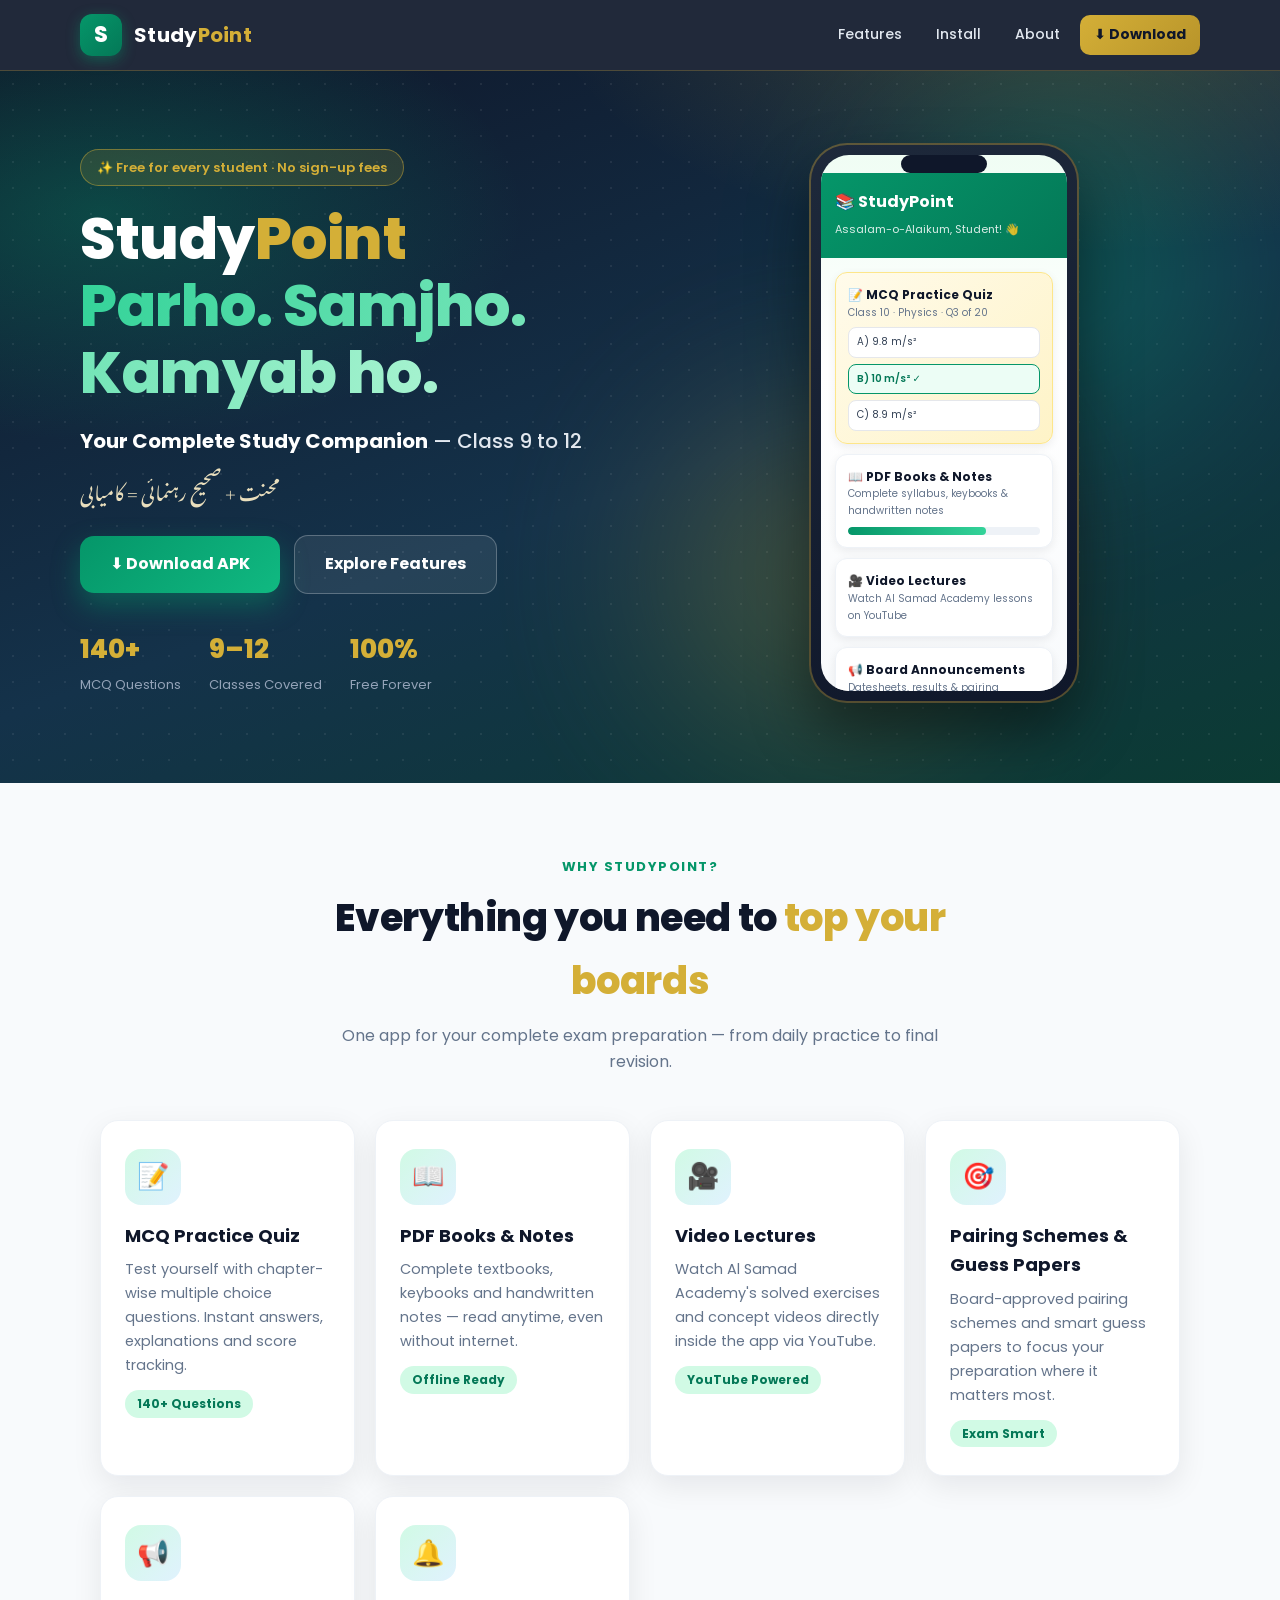
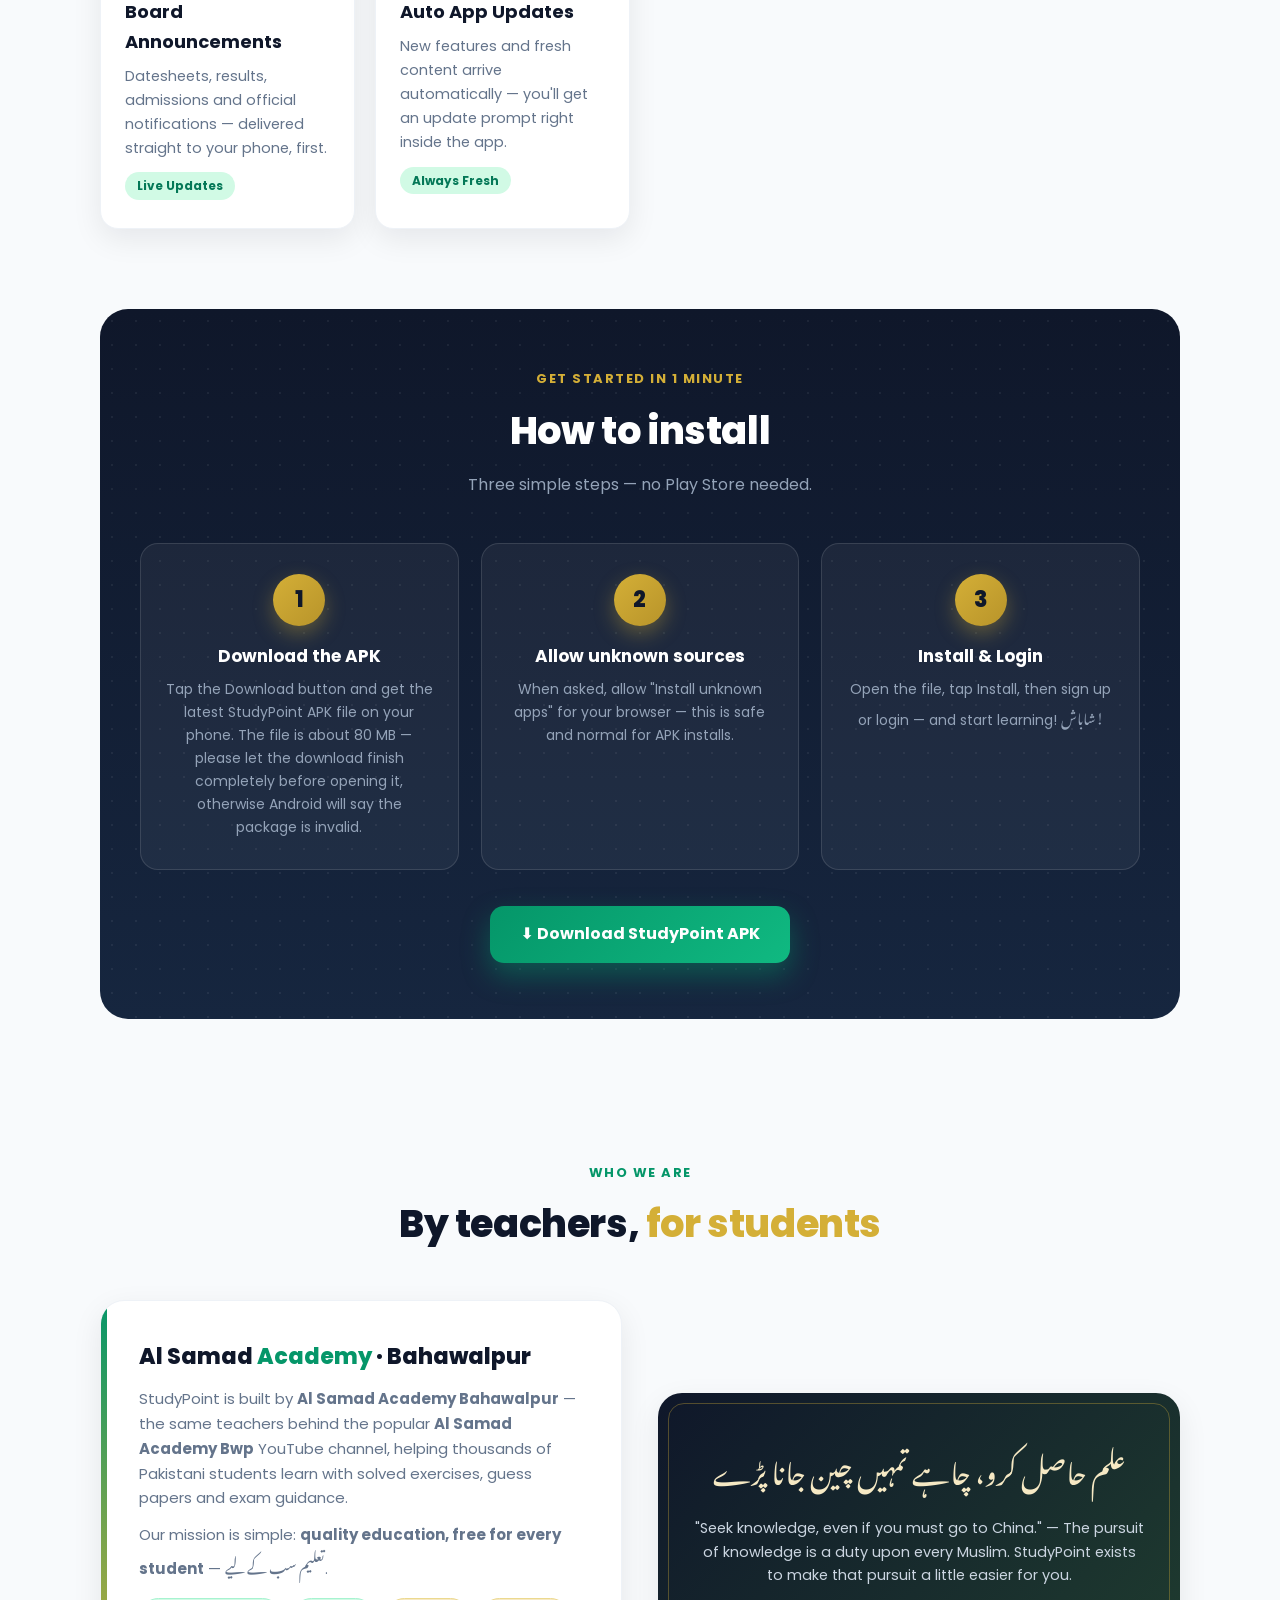
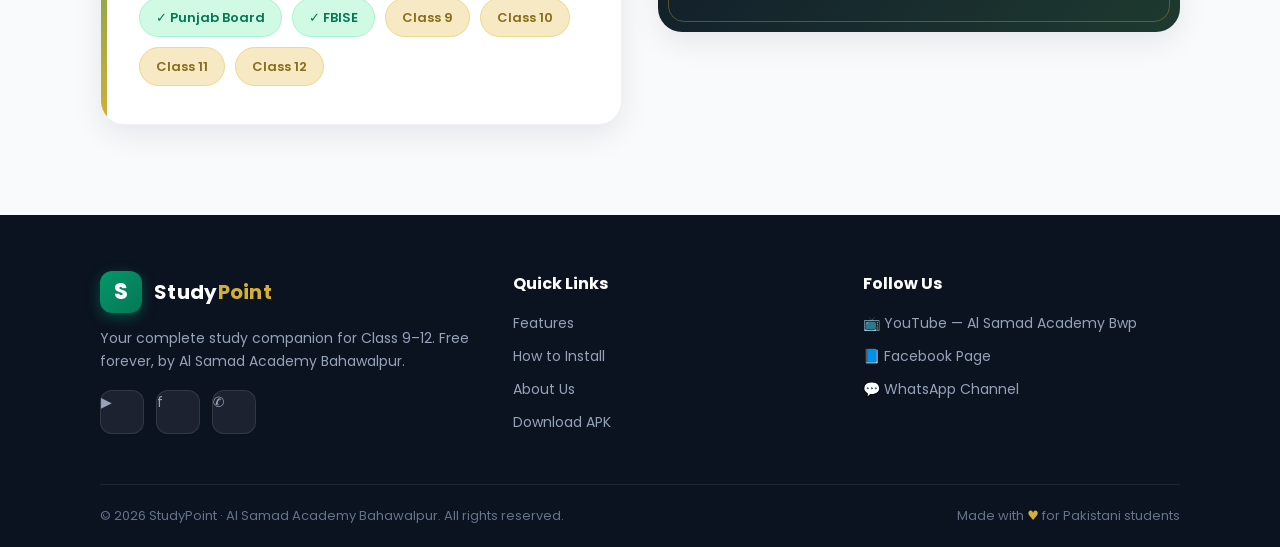
<file: index.html>
<!DOCTYPE html>
<html lang="en">
<head>
<meta charset="UTF-8">
<meta name="viewport" content="width=device-width, initial-scale=1.0">
<title>StudyPoint — Your Complete Study Companion | Class 9 to 12 | Al Samad Academy</title>
<meta name="description" content="StudyPoint by Al Samad Academy — free Android app for Pakistani students. MCQ practice quizzes, PDF books & notes, video lectures, pairing schemes, guess papers and board announcements for Class 9–12 (Punjab Board & FBISE). Download the APK now.">
<meta name="keywords" content="StudyPoint, Al Samad Academy, Class 9, Class 10, Class 11, Class 12, Punjab Board, FBISE, MCQ quiz, guess papers, pairing scheme, study app Pakistan">
<meta name="author" content="Al Samad Academy Bahawalpur">
<meta name="robots" content="index, follow">
<link rel="canonical" href="https://kaziz684.github.io/StudyPoint/">

<!-- Open Graph -->
<meta property="og:type" content="website">
<meta property="og:title" content="StudyPoint — Your Complete Study Companion (Class 9–12)">
<meta property="og:description" content="Free study app by Al Samad Academy: MCQ quizzes, PDF books, video lectures, guess papers & board updates for Punjab Board and FBISE students.">
<meta property="og:url" content="https://kaziz684.github.io/StudyPoint/">
<meta property="og:site_name" content="StudyPoint">

<!-- Twitter Card -->
<meta name="twitter:card" content="summary_large_image">
<meta name="twitter:title" content="StudyPoint — Your Complete Study Companion (Class 9–12)">
<meta name="twitter:description" content="MCQ quizzes, PDF books, video lectures, guess papers & board updates. Free for Punjab Board & FBISE students.">

<link rel="preconnect" href="https://fonts.googleapis.com">
<link rel="preconnect" href="https://fonts.gstatic.com" crossorigin>
<link href="https://fonts.googleapis.com/css2?family=Poppins:wght@400;500;600;700;800&family=Noto+Nastaliq+Urdu:wght@500;600&display=swap" rel="stylesheet">

<style>
  :root{
    --emerald:#059669;
    --emerald-dark:#047857;
    --emerald-light:#d1fae5;
    --navy:#0F172A;
    --navy-soft:#1e293b;
    --gold:#D4AF37;
    --gold-soft:#f6e9c4;
    --bg:#f8fafc;
    --card:#ffffff;
    --text:#0F172A;
    --muted:#64748b;
    --radius:18px;
    --shadow:0 10px 30px rgba(2,6,23,.08);
  }
  *{margin:0;padding:0;box-sizing:border-box}
  html{scroll-behavior:smooth}
  body{
    font-family:'Poppins',system-ui,-apple-system,sans-serif;
    background:var(--bg);
    color:var(--text);
    line-height:1.65;
    overflow-x:hidden;
  }
  .urdu{font-family:'Noto Nastaliq Urdu','Poppins',serif;line-height:2.2}
  .wrap{max-width:1120px;margin:0 auto;padding:0 20px}

  /* ---------- NAV ---------- */
  nav{
    position:sticky;top:0;z-index:50;
    background:rgba(15,23,42,.92);
    backdrop-filter:blur(12px);
    border-bottom:1px solid rgba(212,175,55,.25);
  }
  .nav-inner{display:flex;align-items:center;justify-content:space-between;padding:14px 0}
  .brand{display:flex;align-items:center;gap:12px;text-decoration:none}
  .brand-badge{
    width:42px;height:42px;border-radius:12px;flex:none;
    background:linear-gradient(135deg,var(--emerald),var(--emerald-dark));
    display:flex;align-items:center;justify-content:center;
    font-size:22px;color:#fff;font-weight:800;
    box-shadow:0 4px 14px rgba(5,150,105,.45);
  }
  .brand-name{color:#fff;font-weight:700;font-size:20px;letter-spacing:.3px}
  .brand-name span{color:var(--gold)}
  .nav-links{display:flex;gap:6px;align-items:center}
  .nav-links a{
    color:#e2e8f0;text-decoration:none;font-size:14px;font-weight:500;
    padding:8px 14px;border-radius:10px;transition:.25s;
  }
  .nav-links a:hover{background:rgba(255,255,255,.08);color:var(--gold)}
  .nav-cta{
    background:linear-gradient(135deg,var(--gold),#b8942a)!important;
    color:#0F172A!important;font-weight:700!important;
  }
  .nav-cta:hover{filter:brightness(1.08);color:#0F172A!important}
  @media(max-width:640px){.nav-links a:not(.nav-cta){display:none}}

  /* ---------- HERO ---------- */
  .hero{
    position:relative;overflow:hidden;color:#fff;
    background:
      radial-gradient(900px 420px at 85% -10%, rgba(212,175,55,.22), transparent 60%),
      radial-gradient(700px 380px at 8% 20%, rgba(5,150,105,.35), transparent 60%),
      linear-gradient(160deg,#0F172A 0%,#14324a 55%,#0b3b33 100%);
  }
  .hero::before{
    content:"";position:absolute;inset:0;opacity:.07;
    background-image:radial-gradient(#fff 1px,transparent 1px);
    background-size:26px 26px;
  }
  .hero-inner{
    position:relative;display:grid;grid-template-columns:1.05fr .95fr;
    gap:40px;align-items:center;padding:72px 0 80px;
  }
  @media(max-width:820px){.hero-inner{grid-template-columns:1fr;padding:52px 0 60px;text-align:center}}
  .pill{
    display:inline-flex;align-items:center;gap:8px;
    background:rgba(212,175,55,.14);border:1px solid rgba(212,175,55,.45);
    color:var(--gold);font-size:13px;font-weight:600;
    padding:7px 16px;border-radius:999px;margin-bottom:20px;
  }
  .hero h1{font-size:clamp(34px,5.4vw,58px);font-weight:800;line-height:1.15;letter-spacing:-.5px}
  .hero h1 .grad{
    background:linear-gradient(100deg,#34d399,#a7f3d0);
    -webkit-background-clip:text;background-clip:text;color:transparent;
  }
  .hero h1 .gold{color:var(--gold)}
  .tagline{margin:18px 0 6px;font-size:clamp(16px,2.4vw,20px);color:#e2e8f0;font-weight:500}
  .tagline strong{color:#fff}
  .urdu-line{color:var(--gold-soft);font-size:19px;margin:10px 0 26px;opacity:.95}
  .hero-cta{display:flex;gap:14px;flex-wrap:wrap;align-items:center}
  @media(max-width:820px){.hero-cta{justify-content:center}}
  .btn{
    display:inline-flex;align-items:center;gap:10px;text-decoration:none;
    font-weight:700;font-size:16px;padding:15px 30px;border-radius:14px;
    transition:transform .2s,box-shadow .2s,filter .2s;cursor:pointer;border:none;
  }
  .btn:active{transform:scale(.97)}
  .btn-download{
    background:linear-gradient(135deg,var(--emerald),#10b981);
    color:#fff;box-shadow:0 12px 28px rgba(5,150,105,.45);
  }
  .btn-download:hover{transform:translateY(-2px);filter:brightness(1.07);box-shadow:0 16px 34px rgba(5,150,105,.55)}
  .btn-ghost{
    background:rgba(255,255,255,.08);color:#fff;border:1px solid rgba(255,255,255,.25);
  }
  .btn-ghost:hover{background:rgba(255,255,255,.15)}
  .hero-stats{display:flex;gap:28px;margin-top:34px;flex-wrap:wrap}
  @media(max-width:820px){.hero-stats{justify-content:center}}
  .stat{text-align:left}
  .stat b{display:block;font-size:26px;font-weight:800;color:var(--gold)}
  .stat small{color:#94a3b8;font-size:13px}

  /* phone mockup */
  .phone-wrap{display:flex;justify-content:center;position:relative}
  .phone{
    width:270px;height:560px;border-radius:38px;padding:12px;
    background:linear-gradient(160deg,#1e293b,#0F172A);
    box-shadow:0 30px 60px rgba(0,0,0,.45), inset 0 0 0 2px rgba(212,175,55,.35);
    position:relative;z-index:2;
  }
  .phone-screen{
    width:100%;height:100%;border-radius:28px;overflow:hidden;
    background:linear-gradient(180deg,#f0fdf4 0%,#ffffff 40%,#f8fafc 100%);
    display:flex;flex-direction:column;
  }
  .phone-notch{height:26px;display:flex;justify-content:center;align-items:center}
  .phone-notch span{width:86px;height:18px;background:#0F172A;border-radius:999px}
  .mock-header{background:linear-gradient(135deg,var(--emerald),var(--emerald-dark));padding:16px 14px;color:#fff}
  .mock-header b{font-size:16px}
  .mock-header small{opacity:.85;font-size:11px}
  .mock-body{padding:14px;display:grid;gap:10px}
  .mock-card{background:#fff;border-radius:12px;padding:12px;box-shadow:0 3px 10px rgba(2,6,23,.07);border:1px solid #eef2f7}
  .mock-card .t{font-size:12px;font-weight:700;color:var(--navy)}
  .mock-card .s{font-size:10px;color:var(--muted)}
  .mock-bar{height:8px;border-radius:6px;background:#eef2f7;overflow:hidden;margin-top:8px}
  .mock-bar i{display:block;height:100%;width:72%;border-radius:6px;background:linear-gradient(90deg,var(--emerald),#34d399)}
  .mock-quiz{background:linear-gradient(135deg,#fffbeb,#fef3c7);border:1px solid #fde68a}
  .mock-quiz .opt{font-size:10px;background:#fff;border:1px solid #e5e7eb;border-radius:8px;padding:6px 8px;margin-top:6px;color:#334155}
  .mock-quiz .opt.right{border-color:var(--emerald);background:#ecfdf5;color:var(--emerald-dark);font-weight:600}
  .glow{position:absolute;width:340px;height:340px;border-radius:50%;filter:blur(90px);opacity:.35;z-index:1}
  .glow.g1{background:var(--emerald);top:-40px;right:-30px}
  .glow.g2{background:var(--gold);bottom:-40px;left:-30px;opacity:.22}

  /* ---------- SECTIONS ---------- */
  section{padding:70px 0}
  .sec-head{text-align:center;max-width:640px;margin:0 auto 44px}
  .kicker{
    display:inline-block;font-size:13px;font-weight:700;letter-spacing:1.5px;
    text-transform:uppercase;color:var(--emerald);margin-bottom:10px;
  }
  .sec-head h2{font-size:clamp(26px,4vw,38px);font-weight:800;letter-spacing:-.4px}
  .sec-head h2 .gold{color:var(--gold)}
  .sec-head p{color:var(--muted);margin-top:10px;font-size:16px}

  /* features */
  .feat-grid{display:grid;grid-template-columns:repeat(auto-fit,minmax(240px,1fr));gap:20px}
  .feat{
    background:var(--card);border-radius:var(--radius);padding:28px 24px;
    box-shadow:var(--shadow);border:1px solid #eef2f7;
    transition:transform .25s,box-shadow .25s;position:relative;overflow:hidden;
  }
  .feat::after{
    content:"";position:absolute;top:0;left:0;right:0;height:4px;
    background:linear-gradient(90deg,var(--emerald),var(--gold));
    opacity:0;transition:opacity .25s;
  }
  .feat:hover{transform:translateY(-6px);box-shadow:0 18px 40px rgba(2,6,23,.12)}
  .feat:hover::after{opacity:1}
  .feat-ico{
    width:56px;height:56px;border-radius:16px;display:flex;align-items:center;justify-content:center;
    font-size:26px;margin-bottom:16px;
    background:linear-gradient(135deg,var(--emerald-light),#e0f2fe);
  }
  .feat h3{font-size:18px;font-weight:700;margin-bottom:8px}
  .feat p{font-size:14.5px;color:var(--muted)}
  .feat .tag{
    display:inline-block;margin-top:12px;font-size:12px;font-weight:700;color:var(--emerald-dark);
    background:var(--emerald-light);padding:4px 12px;border-radius:999px;
  }

  /* install steps */
  .install{background:linear-gradient(180deg,#0F172A,#16263f);color:#fff;border-radius:28px;padding:56px 40px;position:relative;overflow:hidden}
  .install::before{
    content:"";position:absolute;inset:0;opacity:.06;
    background-image:radial-gradient(#fff 1px,transparent 1px);background-size:24px 24px;
  }
  .install .sec-head h2{color:#fff}
  .install .sec-head p{color:#94a3b8}
  .steps{display:grid;grid-template-columns:repeat(auto-fit,minmax(220px,1fr));gap:22px;position:relative}
  .step{
    background:rgba(255,255,255,.05);border:1px solid rgba(255,255,255,.12);
    border-radius:var(--radius);padding:30px 24px;text-align:center;position:relative;
  }
  .step-num{
    width:52px;height:52px;border-radius:50%;margin:0 auto 16px;
    background:linear-gradient(135deg,var(--gold),#b8942a);color:#0F172A;
    font-weight:800;font-size:22px;display:flex;align-items:center;justify-content:center;
    box-shadow:0 8px 20px rgba(212,175,55,.35);
  }
  .step h3{font-size:17px;margin-bottom:8px}
  .step p{font-size:14px;color:#94a3b8}
  .install-cta{text-align:center;margin-top:36px;position:relative}

  /* about */
  .about-grid{display:grid;grid-template-columns:1fr 1fr;gap:36px;align-items:center}
  @media(max-width:820px){.about-grid{grid-template-columns:1fr}}
  .about-card{
    background:var(--card);border-radius:24px;padding:38px;box-shadow:var(--shadow);
    border:1px solid #eef2f7;position:relative;overflow:hidden;
  }
  .about-card::before{
    content:"";position:absolute;top:0;left:0;bottom:0;width:6px;
    background:linear-gradient(180deg,var(--emerald),var(--gold));
  }
  .about-card h3{font-size:22px;font-weight:800;margin-bottom:12px}
  .about-card h3 span{color:var(--emerald)}
  .about-card p{color:var(--muted);font-size:15px;margin-bottom:12px}
  .board-chips{display:flex;gap:10px;flex-wrap:wrap;margin-top:16px}
  .chip{
    font-size:13px;font-weight:600;padding:8px 16px;border-radius:999px;
    background:var(--gold-soft);color:#8a6d1c;border:1px solid #ecd98f;
  }
  .chip.green{background:var(--emerald-light);color:var(--emerald-dark);border-color:#a7f3d0}
  .urdu-box{
    background:linear-gradient(135deg,#0F172A,#1e3a2f);color:#fff;border-radius:24px;
    padding:44px 36px;text-align:center;box-shadow:var(--shadow);position:relative;overflow:hidden;
  }
  .urdu-box::after{
    content:"";position:absolute;inset:10px;border:1px solid rgba(212,175,55,.35);border-radius:16px;pointer-events:none;
  }
  .urdu-box .urdu{font-size:clamp(20px,3.4vw,28px);color:var(--gold-soft)}
  .urdu-box p{margin-top:18px;color:#cbd5e1;font-size:14.5px}

  /* footer */
  footer{background:#0b1220;color:#cbd5e1;padding:56px 0 0;margin-top:20px}
  .foot-grid{display:grid;grid-template-columns:1.2fr 1fr 1fr;gap:32px;padding-bottom:40px}
  @media(max-width:720px){.foot-grid{grid-template-columns:1fr}}
  .foot-grid h4{color:#fff;font-size:16px;margin-bottom:14px}
  .foot-grid p{font-size:14px;color:#94a3b8}
  .foot-grid a{color:#94a3b8;text-decoration:none;font-size:14px;display:block;margin-bottom:10px;transition:.2s}
  .foot-grid a:hover{color:var(--gold)}
  .social-row{display:flex;gap:12px;margin-top:16px}
  .soc{
    width:44px;height:44px;border-radius:12px;display:flex;align-items:center;justify-content:center;
    background:rgba(255,255,255,.07);text-decoration:none;font-size:20px;transition:.25s;border:1px solid rgba(255,255,255,.1);
  }
  .soc:hover{transform:translateY(-3px);background:rgba(212,175,55,.18);border-color:rgba(212,175,55,.5)}
  .foot-bottom{
    border-top:1px solid rgba(255,255,255,.08);padding:20px 0;
    display:flex;justify-content:space-between;gap:12px;flex-wrap:wrap;
    font-size:13px;color:#64748b;
  }
  .foot-bottom .heart{color:var(--gold)}
</style>
    <meta name="msvalidate.01" content="8AD4C738984F18ECD0D36C4BBD6991EB" />
</head>
<body>

<nav>
  <div class="wrap nav-inner">
    <a class="brand" href="#top">
      <div class="brand-badge">S</div>
      <div class="brand-name">Study<span>Point</span></div>
    </a>
    <div class="nav-links">
      <a href="#features">Features</a>
      <a href="#install">Install</a>
      <a href="#about">About</a>
      <a class="nav-cta" href="https://github.com/Kaziz684/StudyPoint/releases/latest" data-latest-apk target="_blank" rel="noopener">⬇ Download</a>
    </div>
  </div>
</nav>

<header class="hero" id="top">
  <div class="wrap hero-inner">
    <div>
      <span class="pill">✨ Free for every student · No sign-up fees</span>
      <h1>Study<span class="gold">Point</span><br><span class="grad">Parho. Samjho. Kamyab ho.</span></h1>
      <p class="tagline"><strong>Your Complete Study Companion</strong> — Class 9 to 12</p>
      <p class="urdu-line urdu">محنت + صحیح رہنمائی = کامیابی</p>
      <div class="hero-cta">
        <a class="btn btn-download" href="https://github.com/Kaziz684/StudyPoint/releases/latest" data-latest-apk target="_blank" rel="noopener">
          ⬇ Download APK
        </a>
        <a class="btn btn-ghost" href="#features">Explore Features</a>
      </div>
      <div class="hero-stats">
        <div class="stat"><b>140+</b><small>MCQ Questions</small></div>
        <div class="stat"><b>9–12</b><small>Classes Covered</small></div>
        <div class="stat"><b>100%</b><small>Free Forever</small></div>
      </div>
    </div>
    <div class="phone-wrap">
      <div class="glow g1"></div>
      <div class="glow g2"></div>
      <div class="phone" aria-hidden="true">
        <div class="phone-screen">
          <div class="phone-notch"><span></span></div>
          <div class="mock-header">
            <b>📚 StudyPoint</b><br>
            <small>Assalam-o-Alaikum, Student! 👋</small>
          </div>
          <div class="mock-body">
            <div class="mock-card mock-quiz">
              <div class="t">📝 MCQ Practice Quiz</div>
              <div class="s">Class 10 · Physics · Q3 of 20</div>
              <div class="opt">A) 9.8 m/s²</div>
              <div class="opt right">B) 10 m/s² ✓</div>
              <div class="opt">C) 8.9 m/s²</div>
            </div>
            <div class="mock-card">
              <div class="t">📖 PDF Books & Notes</div>
              <div class="s">Complete syllabus, keybooks & handwritten notes</div>
              <div class="mock-bar"><i></i></div>
            </div>
            <div class="mock-card">
              <div class="t">🎥 Video Lectures</div>
              <div class="s">Watch Al Samad Academy lessons on YouTube</div>
            </div>
            <div class="mock-card">
              <div class="t">📢 Board Announcements</div>
              <div class="s">Datesheets, results & pairing schemes — live updates</div>
            </div>
          </div>
        </div>
      </div>
    </div>
  </div>
</header>

<main>
  <!-- FEATURES -->
  <section id="features">
    <div class="wrap">
      <div class="sec-head">
        <span class="kicker">Why StudyPoint?</span>
        <h2>Everything you need to <span class="gold">top your boards</span></h2>
        <p>One app for your complete exam preparation — from daily practice to final revision.</p>
      </div>
      <div class="feat-grid">
        <div class="feat">
          <div class="feat-ico">📝</div>
          <h3>MCQ Practice Quiz</h3>
          <p>Test yourself with chapter-wise multiple choice questions. Instant answers, explanations and score tracking.</p>
          <span class="tag">140+ Questions</span>
        </div>
        <div class="feat">
          <div class="feat-ico">📖</div>
          <h3>PDF Books & Notes</h3>
          <p>Complete textbooks, keybooks and handwritten notes — read anytime, even without internet.</p>
          <span class="tag">Offline Ready</span>
        </div>
        <div class="feat">
          <div class="feat-ico">🎥</div>
          <h3>Video Lectures</h3>
          <p>Watch Al Samad Academy's solved exercises and concept videos directly inside the app via YouTube.</p>
          <span class="tag">YouTube Powered</span>
        </div>
        <div class="feat">
          <div class="feat-ico">🎯</div>
          <h3>Pairing Schemes & Guess Papers</h3>
          <p>Board-approved pairing schemes and smart guess papers to focus your preparation where it matters most.</p>
          <span class="tag">Exam Smart</span>
        </div>
        <div class="feat">
          <div class="feat-ico">📢</div>
          <h3>Board Announcements</h3>
          <p>Datesheets, results, admissions and official notifications — delivered straight to your phone, first.</p>
          <span class="tag">Live Updates</span>
        </div>
        <div class="feat">
          <div class="feat-ico">🔔</div>
          <h3>Auto App Updates</h3>
          <p>New features and fresh content arrive automatically — you'll get an update prompt right inside the app.</p>
          <span class="tag">Always Fresh</span>
        </div>
      </div>
    </div>
  </section>

  <!-- INSTALL -->
  <section id="install" style="padding-top:10px">
    <div class="wrap">
      <div class="install">
        <div class="sec-head">
          <span class="kicker" style="color:var(--gold)">Get started in 1 minute</span>
          <h2>How to install</h2>
          <p>Three simple steps — no Play Store needed.</p>
        </div>
        <div class="steps">
          <div class="step">
            <div class="step-num">1</div>
            <h3>Download the APK</h3>
            <p>Tap the Download button and get the latest StudyPoint APK file on your phone. The file is about 80 MB — please let the download finish completely before opening it, otherwise Android will say the package is invalid.</p>
          </div>
          <div class="step">
            <div class="step-num">2</div>
            <h3>Allow unknown sources</h3>
            <p>When asked, allow "Install unknown apps" for your browser — this is safe and normal for APK installs.</p>
          </div>
          <div class="step">
            <div class="step-num">3</div>
            <h3>Install & Login</h3>
            <p>Open the file, tap Install, then sign up or login — and start learning! <span class="urdu">شاباش!</span></p>
          </div>
        </div>
        <div class="install-cta">
          <a class="btn btn-download" href="https://github.com/Kaziz684/StudyPoint/releases/latest" data-latest-apk target="_blank" rel="noopener">⬇ Download StudyPoint APK</a>
        </div>
      </div>
    </div>
  </section>

  <!-- ABOUT -->
  <section id="about">
    <div class="wrap">
      <div class="sec-head">
        <span class="kicker">Who we are</span>
        <h2>By teachers, <span class="gold">for students</span></h2>
      </div>
      <div class="about-grid">
        <div class="about-card">
          <h3>Al Samad <span>Academy</span> · Bahawalpur</h3>
          <p>StudyPoint is built by <strong>Al Samad Academy Bahawalpur</strong> — the same teachers behind the popular <strong>Al Samad Academy Bwp</strong> YouTube channel, helping thousands of Pakistani students learn with solved exercises, guess papers and exam guidance.</p>
          <p>Our mission is simple: <strong>quality education, free for every student</strong> — <span class="urdu">تعلیم سب کے لیے</span>.</p>
          <div class="board-chips">
            <span class="chip green">✓ Punjab Board</span>
            <span class="chip green">✓ FBISE</span>
            <span class="chip">Class 9</span>
            <span class="chip">Class 10</span>
            <span class="chip">Class 11</span>
            <span class="chip">Class 12</span>
          </div>
        </div>
        <div class="urdu-box">
          <div class="urdu">علم حاصل کرو، چاہے تمہیں چین جانا پڑے</div>
          <p>"Seek knowledge, even if you must go to China." — The pursuit of knowledge is a duty upon every Muslim. StudyPoint exists to make that pursuit a little easier for you.</p>
        </div>
      </div>
    </div>
  </section>
</main>

<footer>
  <div class="wrap">
    <div class="foot-grid">
      <div>
        <div class="brand" style="margin-bottom:14px">
          <div class="brand-badge">S</div>
          <div class="brand-name">Study<span>Point</span></div>
        </div>
        <p>Your complete study companion for Class 9–12. Free forever, by Al Samad Academy Bahawalpur.</p>
        <div class="social-row">
          <a class="soc" href="https://youtube.com/@theknowledgehub63" target="_blank" rel="noopener" title="YouTube" aria-label="YouTube">▶</a>
          <a class="soc" href="https://facebook.com/alsamadacadmey" target="_blank" rel="noopener" title="Facebook" aria-label="Facebook">f</a>
          <a class="soc" href="https://whatsapp.com/channel/0029Vah4pV3Au3aVHGzJL805" target="_blank" rel="noopener" title="WhatsApp Channel" aria-label="WhatsApp">✆</a>
        </div>
      </div>
      <div>
        <h4>Quick Links</h4>
        <a href="#features">Features</a>
        <a href="#install">How to Install</a>
        <a href="#about">About Us</a>
        <a href="https://github.com/Kaziz684/StudyPoint/releases/latest" data-latest-apk target="_blank" rel="noopener">Download APK</a>
      </div>
      <div>
        <h4>Follow Us</h4>
        <a href="https://youtube.com/@theknowledgehub63" target="_blank" rel="noopener">📺 YouTube — Al Samad Academy Bwp</a>
        <a href="https://facebook.com/alsamadacadmey" target="_blank" rel="noopener">📘 Facebook Page</a>
        <a href="https://whatsapp.com/channel/0029Vah4pV3Au3aVHGzJL805" target="_blank" rel="noopener">💬 WhatsApp Channel</a>
      </div>
    </div>
    <div class="foot-bottom">
      <span>© 2026 StudyPoint · Al Samad Academy Bahawalpur. All rights reserved.</span>
      <span>Made with <span class="heart">♥</span> for Pakistani students</span>
    </div>
  </div>
</footer>


<script>
// Download button hamesha sab se nayi release ka APK de — hardcoded purana version kabhi stale nahi hoga.
(function(){
  var LATEST_API='https://api.github.com/repos/Kaziz684/StudyPoint/releases/latest';
  var FALLBACK='https://github.com/Kaziz684/StudyPoint/releases/latest';
  document.querySelectorAll('a[data-latest-apk]').forEach(function(a){
    a.addEventListener('click',function(ev){
      ev.preventDefault();
      fetch(LATEST_API).then(function(r){return r.json();}).then(function(rel){
        var apk=null, assets=rel.assets||[];
        for(var i=0;i<assets.length;i++){ if(/\.apk$/i.test(assets[i].name)){ apk=assets[i]; break; } }
        window.open(apk&&apk.browser_download_url?apk.browser_download_url:FALLBACK,'_blank');
      }).catch(function(){ window.open(FALLBACK,'_blank'); });
    });
  });
})();
</script>
</body>
</html>
</file>
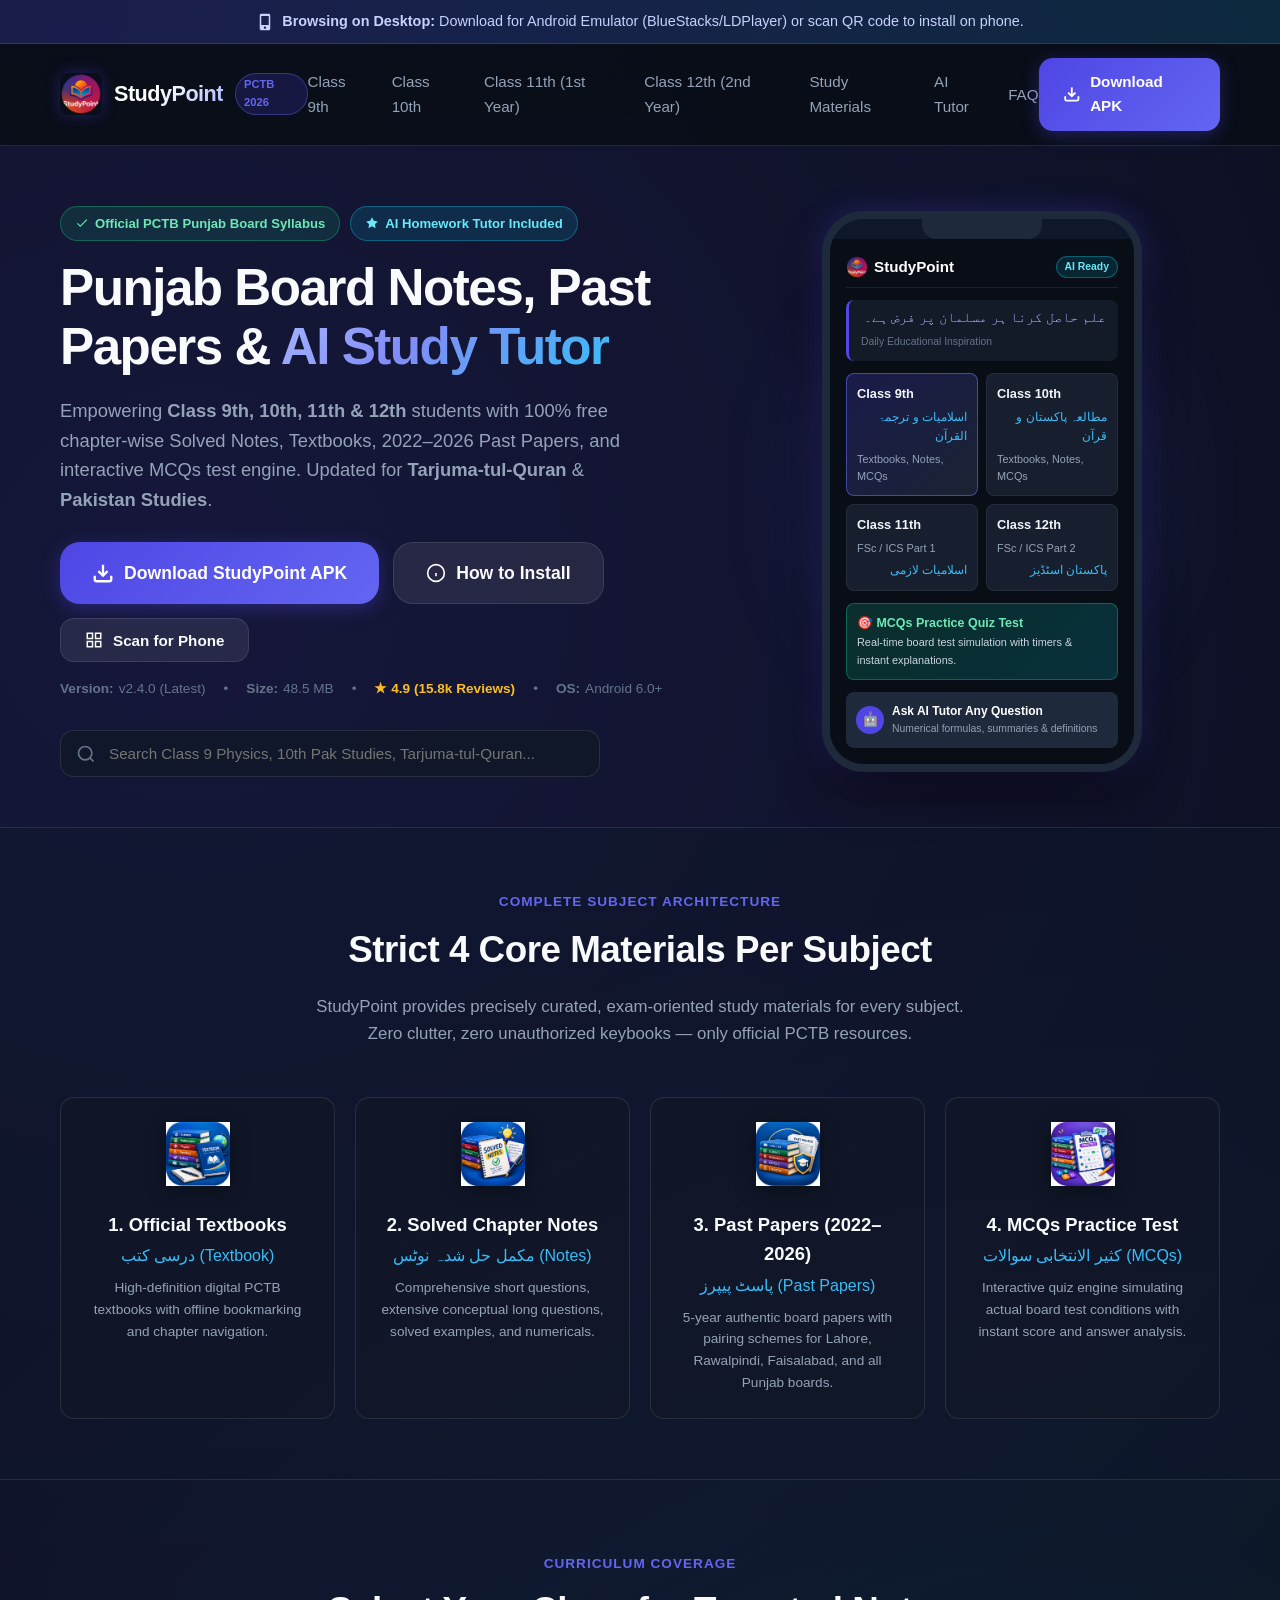
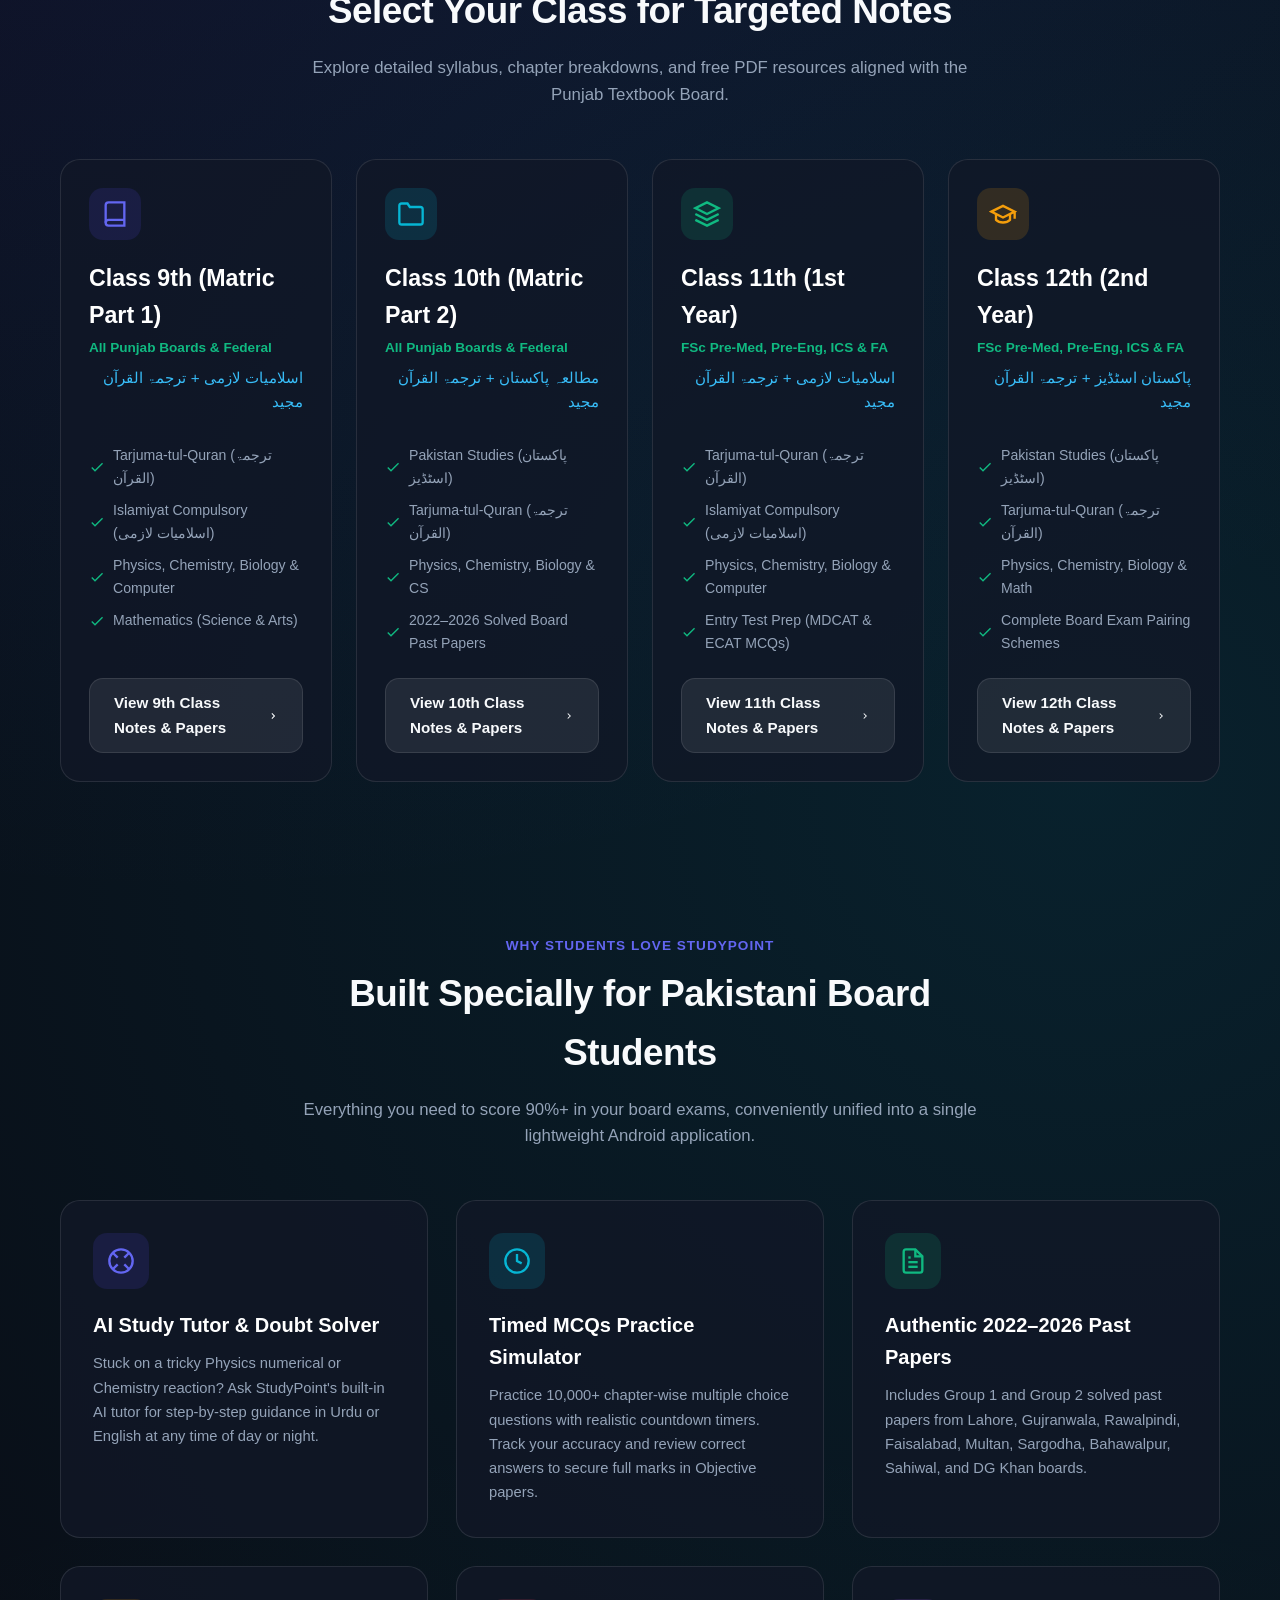
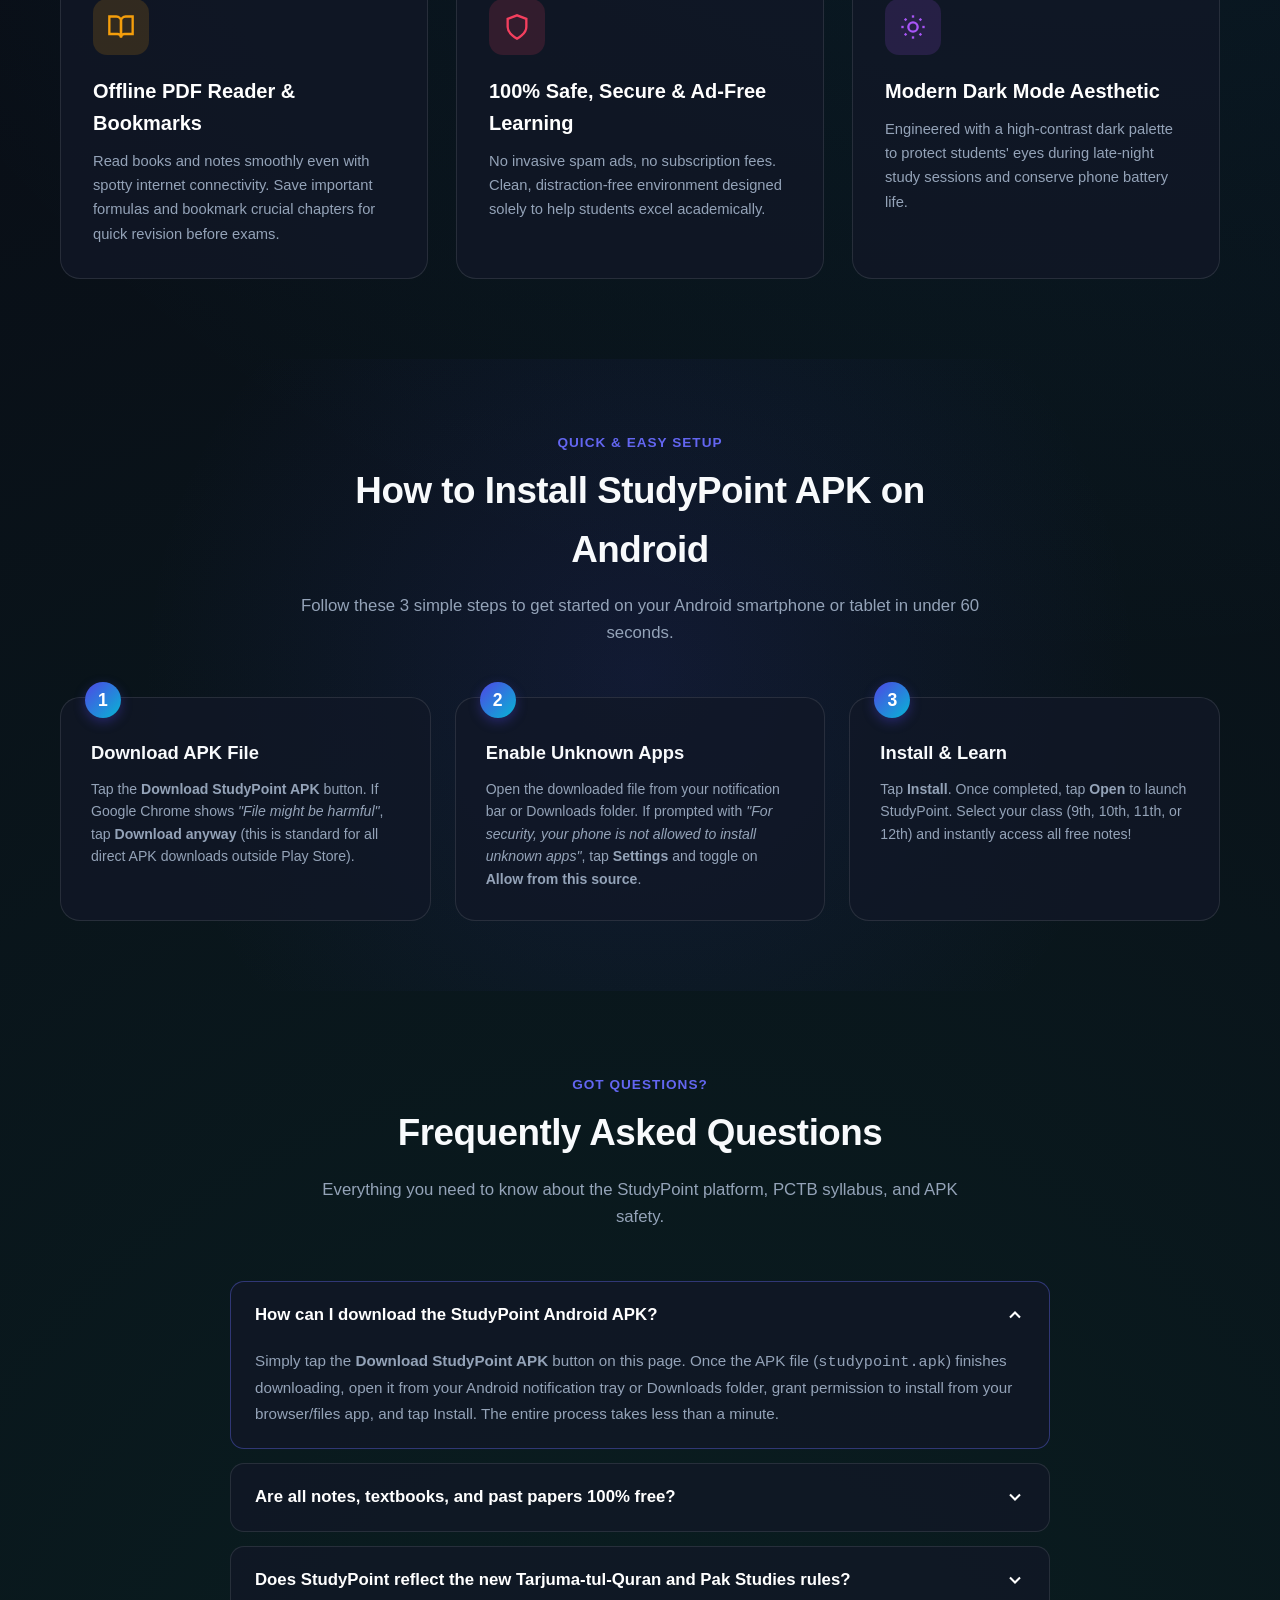
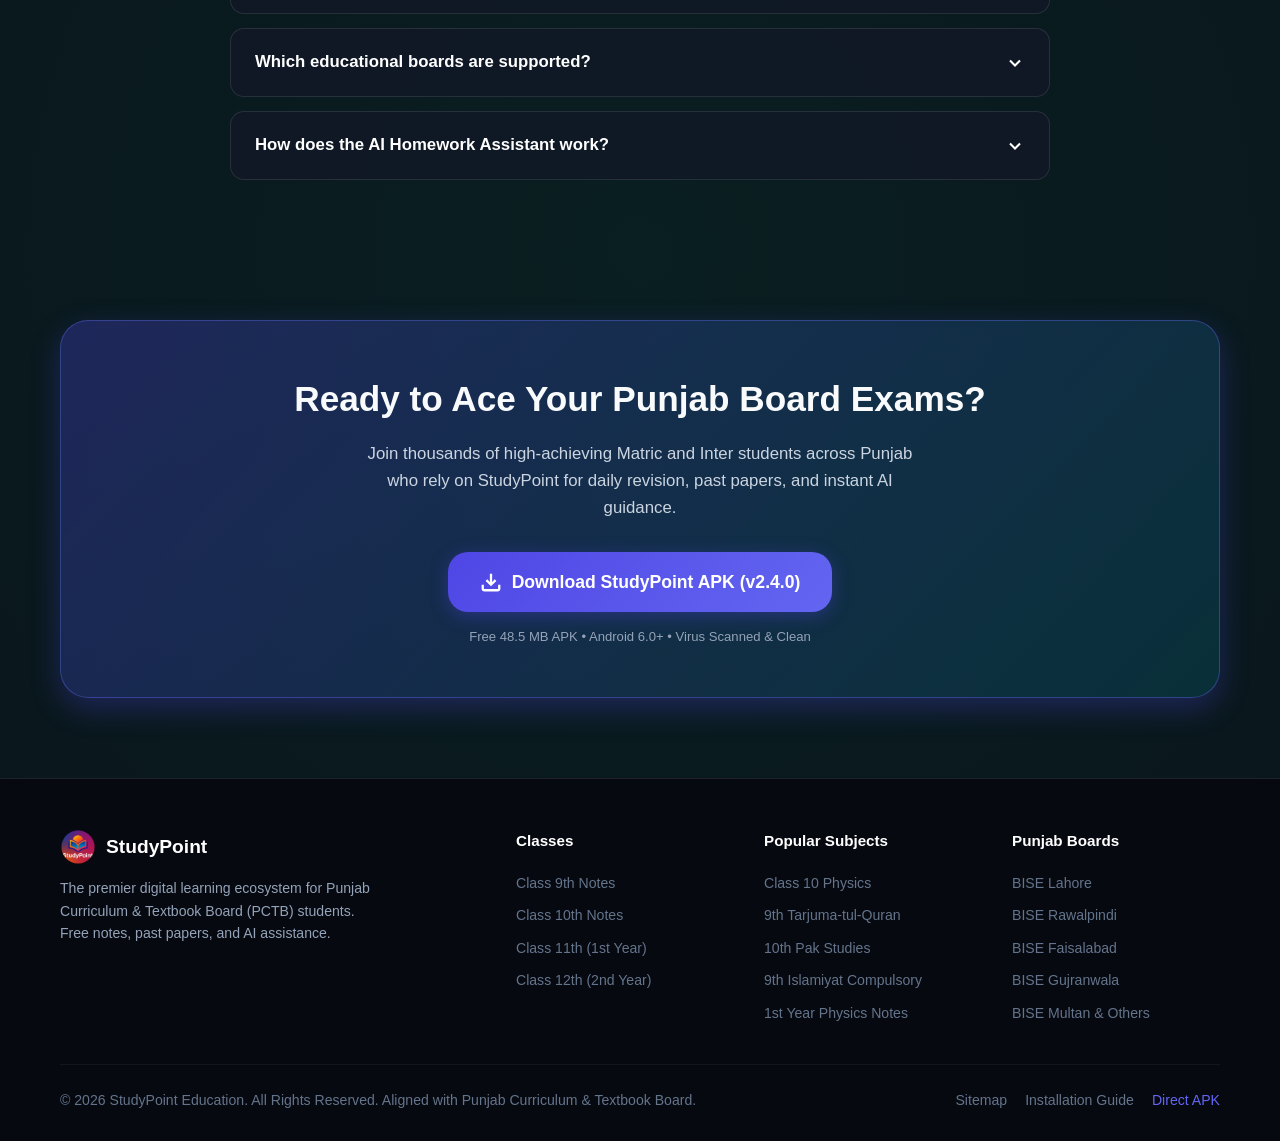
<file: web/index.html>
<!DOCTYPE html>
<html lang="en">
<head>
  <meta charset="UTF-8">
  <meta name="viewport" content="width=device-width, initial-scale=1.0, maximum-scale=5.0">
  
  <!-- Primary Meta Tags -->
  <title>StudyPoint - Punjab Board Notes, Past Papers & AI Tutor | Class 9, 10, 11, 12</title>
  <meta name="title" content="StudyPoint - Punjab Board Notes, Past Papers & AI Tutor | Class 9, 10, 11, 12">
  <meta name="description" content="Download StudyPoint Android APK for 100% Free PCTB Punjab Board Notes, Textbooks, Past Papers (2022-2026), MCQs Practice & AI Tutor for Class 9th, 10th, 11th, 12th. Includes new Tarjuma-tul-Quran and Pak Studies syllabus.">
  <meta name="keywords" content="Class 9th Notes, Class 10 Physics PCTB Notes, Study Material, Punjab Board Syllabus, Tarjuma-tul-Quran Notes, Class 10 Pak Studies Notes, Lahore Board Past Papers, 9th Class Islamiyat Notes, 11th Class Physics Notes, 12th Class Pak Studies, StudyPoint APK Download, Free Matric Notes PDF">
  <meta name="author" content="StudyPoint Education">
  <meta name="robots" content="index, follow, max-image-preview:large, max-snippet:-1, max-video-preview:-1">
  <link rel="canonical" href="https://studypoint.pk/">
  
  <!-- Mobile & PWA Theme -->
  <meta name="theme-color" content="#090d16">
  <meta name="apple-mobile-web-app-capable" content="yes">
  <meta name="apple-mobile-web-app-status-bar-style" content="black-translucent">
  
  <!-- Open Graph / Facebook -->
  <meta property="og:type" content="website">
  <meta property="og:url" content="https://studypoint.pk/">
  <meta property="og:title" content="StudyPoint - Free PCTB Notes, Past Papers & AI Tutor for Android">
  <meta property="og:description" content="Get 100% Free PCTB Punjab Board Notes, Past Papers (2022-2026), MCQs Practice Tests, and AI Homework Tutor for Class 9, 10, 11, 12. Download the StudyPoint Android APK now!">
  <meta property="og:image" content="https://studypoint.pk/images/og-preview.svg">
  <meta property="og:site_name" content="StudyPoint">
  
  <!-- Twitter Card -->
  <meta name="twitter:card" content="summary_large_image">
  <meta name="twitter:url" content="https://studypoint.pk/">
  <meta name="twitter:title" content="StudyPoint - Punjab Board Notes & AI Tutor (Android App)">
  <meta name="twitter:description" content="Download StudyPoint APK for Free Class 9, 10, 11, 12 Notes, Solved Past Papers 2022-2026 & AI Tutor.">
  <meta name="twitter:image" content="https://studypoint.pk/images/og-preview.svg">

  <!-- Favicon -->
  <link rel="icon" type="image/svg+xml" href="images/favicon.svg">
  <link rel="apple-touch-icon" href="images/app-icon.png">
  
  <!-- Stylesheets -->
  <link rel="stylesheet" href="css/style.css">

  <!-- Schema.org Structured Data -->
  <script type="application/ld+json">
  {
    "@context": "https://schema.org",
    "@graph": [
      {
        "@type": "SoftwareApplication",
        "@id": "https://studypoint.pk/#app",
        "name": "StudyPoint - Punjab Board Notes & AI Tutor",
        "operatingSystem": "Android 6.0 and up",
        "applicationCategory": "EducationalApplication",
        "applicationSubCategory": "School Education / Exam Prep",
        "aggregateRating": {
          "@type": "AggregateRating",
          "ratingValue": "4.9",
          "ratingCount": "15820",
          "bestRating": "5",
          "worstRating": "1"
        },
        "offers": {
          "@type": "Offer",
          "price": "0",
          "priceCurrency": "PKR",
          "availability": "https://schema.org/InStock"
        },
        "downloadUrl": "https://studypoint.pk/downloads/studypoint.apk",
        "fileSize": "48.5MB",
        "softwareVersion": "2.4.0",
        "releaseNotes": "Updated Punjab Curriculum (PCTB) rules: Tarjuma-tul-Quran added for all classes; Islamiyat for 9th/11th; Pak Studies for 10th/12th; 4 core materials per subject (Textbook, Notes, Past Papers 2022-2026, MCQs Quiz Engine).",
        "author": {
          "@type": "Organization",
          "name": "StudyPoint Education Pakistan",
          "url": "https://studypoint.pk"
        },
        "screenshot": [
          "https://studypoint.pk/images/og-preview.svg"
        ],
        "featureList": [
          "Class 9th, 10th, 11th, 12th Solved Notes",
          "New PCTB Tarjuma-tul-Quran Curriculum for All Classes",
          "Class 10 & 12 Pakistan Studies Solved Notes",
          "Class 9 & 11 Islamiyat Compulsory Solved Notes",
          "Board Past Papers (2022 to 2026) for Lahore, Rawalpindi, Gujranwala, Multan, Faisalabad",
          "Chapter-wise MCQs Practice Quiz Engine with Instant Results",
          "AI Study Assistant & Doubt Solver for Textbook Questions",
          "Offline PDF Reader for Textbooks & Notes"
        ]
      },
      {
        "@type": "EducationalOccupationalCredential",
        "@id": "https://studypoint.pk/#pctb-credential",
        "name": "Punjab Curriculum and Textbook Board (PCTB) Matric & Intermediate Curriculum",
        "credentialCategory": "Secondary School Certificate (SSC) & Higher Secondary School Certificate (HSSC)",
        "recognizedBy": {
          "@type": "EducationalOrganization",
          "name": "Punjab Curriculum and Textbook Board (PCTB) Lahore"
        },
        "about": [
          {"@type": "DefinedTerm", "name": "Class 9th (Matric Part 1)"},
          {"@type": "DefinedTerm", "name": "Class 10th (Matric Part 2)"},
          {"@type": "DefinedTerm", "name": "Class 11th (FSc / ICS / FA Part 1)"},
          {"@type": "DefinedTerm", "name": "Class 12th (FSc / ICS / FA Part 2)"}
        ]
      },
      {
        "@type": "FAQPage",
        "@id": "https://studypoint.pk/#faq",
        "mainEntity": [
          {
            "@type": "Question",
            "name": "How can I download the StudyPoint Android APK?",
            "acceptedAnswer": {
              "@type": "Answer",
              "text": "Simply tap the 'Download StudyPoint APK' button on this page. Once the APK file (studypoint.apk) downloads, open it on your Android phone, enable 'Install Unknown Apps' in your browser/file manager settings, and tap 'Install'. The app is 100% free and safe."
            }
          },
          {
            "@type": "Question",
            "name": "Are the notes and past papers 100% free for Class 9, 10, 11, and 12?",
            "acceptedAnswer": {
              "@type": "Answer",
              "text": "Yes! All textbooks, solved chapter notes, board past papers from 2022 to 2026, and interactive MCQs tests inside StudyPoint are completely free for all students of BISE Lahore, Rawalpindi, Faisalabad, Gujranwala, Multan, and other Punjab boards."
            }
          },
          {
            "@type": "Question",
            "name": "Does StudyPoint follow the latest Punjab Board (PCTB) curriculum?",
            "acceptedAnswer": {
              "@type": "Answer",
              "text": "Yes, StudyPoint strictly adheres to the Punjab Curriculum & Textbook Board (PCTB) rules: All classes (9th, 10th, 11th, 12th) include the new Tarjuma-tul-Quran (ترجمۃ القرآن) syllabus. Class 9 and 11 include Islamiyat Compulsory. Class 10 and 12 include Pakistan Studies (with Islamiyat removed per official guidelines)."
            }
          },
          {
            "@type": "Question",
            "name": "What study materials are included for each subject in StudyPoint?",
            "acceptedAnswer": {
              "@type": "Answer",
              "text": "Every subject section strictly provides 4 core categories: (1) Official Textbooks, (2) Solved Chapter Notes with short and long questions, (3) Past Papers from 2022 to 2026 with board schemes, and (4) Interactive MCQs Practice Tests. Keybooks are excluded in accordance with PCTB guidelines."
            }
          },
          {
            "@type": "Question",
            "name": "How does the AI Study Tutor help students?",
            "acceptedAnswer": {
              "@type": "Answer",
              "text": "The built-in StudyPoint AI Tutor acts as your 24/7 personal tutor. Students can ask questions from any textbook chapter, request concept explanations in simple English or Urdu, and receive step-by-step solutions for Physics, Math, and Chemistry numerical problems."
            }
          }
        ]
      },
      {
        "@type": "WebSite",
        "@id": "https://studypoint.pk/#website",
        "url": "https://studypoint.pk/",
        "name": "StudyPoint",
        "description": "Educational platform and Android App for Punjab Board students",
        "potentialAction": {
          "@type": "SearchAction",
          "target": "https://studypoint.pk/?q={search_term_string}",
          "query-input": "required name=search_term_string"
        }
      }
    ]
  }
  </script>
</head>
<body>

  <!-- Top Device Banner -->
  <div id="deviceBanner" class="device-banner" style="display: none;">
    <svg viewBox="0 0 24 24"><path d="M17 1H7C5.9 1 5 1.9 5 3V21C5 22.1 5.9 23 7 23H17C18.1 23 19 22.1 19 21V3C19 1.9 18.1 1 17 1ZM12 21C11.17 21 10.5 20.33 10.5 19.5C10.5 18.67 11.17 18 12 18C12.83 18 13.5 18.67 13.5 19.5C13.5 20.33 12.83 21 12 21ZM17 16H7V4H17V16Z"/></svg>
    <span id="deviceStatusText">Android Device Detected: Ready for One-Click Direct APK Download</span>
  </div>

  <!-- Header Navigation -->
  <header class="navbar">
    <div class="container nav-container">
      <a href="index.html" class="brand-link" aria-label="StudyPoint Home">
        <img src="images/app-icon.png" alt="StudyPoint Logo" class="brand-logo-img">
        <span class="brand-title">StudyPoint</span>
        <span class="brand-badge">PCTB 2026</span>
      </a>

      <ul class="nav-links">
        <li><a href="class-9-notes.html">Class 9th</a></li>
        <li><a href="class-10-notes.html">Class 10th</a></li>
        <li><a href="class-11-notes.html">Class 11th (1st Year)</a></li>
        <li><a href="class-12-notes.html">Class 12th (2nd Year)</a></li>
        <li><a href="#materials">Study Materials</a></li>
        <li><a href="#features">AI Tutor</a></li>
        <li><a href="#faq">FAQ</a></li>
      </ul>

      <div class="nav-actions">
        <a href="downloads/studypoint.apk" class="btn btn-primary trigger-download" download="studypoint.apk" id="navDownloadBtn">
          <svg width="18" height="18" viewBox="0 0 24 24" fill="none" stroke="currentColor" stroke-width="2.5"><path d="M21 15v4a2 2 0 0 1-2 2H5a2 2 0 0 1-2-2v-4"></path><polyline points="7 10 12 15 17 10"></polyline><line x1="12" y1="15" x2="12" y2="3"></line></svg>
          <span>Download APK</span>
        </a>
      </div>
    </div>
  </header>

  <!-- Hero Section -->
  <main>
    <section class="hero">
      <div class="container hero-grid">
        <div class="hero-content">
          <div class="hero-badge-group">
            <span class="tag-pill tag-pctb">
              <svg width="14" height="14" viewBox="0 0 24 24" fill="currentColor"><path d="M9 16.17L4.83 12l-1.42 1.41L9 19 21 7l-1.41-1.41z"/></svg>
              Official PCTB Punjab Board Syllabus
            </span>
            <span class="tag-pill tag-ai">
              <svg width="14" height="14" viewBox="0 0 24 24" fill="currentColor"><path d="M12 2L15.09 8.26L22 9.27L17 14.14L18.18 21.02L12 17.77L5.82 21.02L7 14.14L2 9.27L8.91 8.26L12 2Z"/></svg>
              AI Homework Tutor Included
            </span>
          </div>

          <h1 class="hero-title">
            Punjab Board Notes, Past Papers &amp; <span class="gradient-text">AI Study Tutor</span>
          </h1>

          <p class="hero-desc">
            Empowering <strong>Class 9th, 10th, 11th &amp; 12th</strong> students with 100% free chapter-wise Solved Notes, Textbooks, 2022–2026 Past Papers, and interactive MCQs test engine. Updated for <strong>Tarjuma-tul-Quran</strong> &amp; <strong>Pakistan Studies</strong>.
          </p>

          <div class="hero-actions">
            <div style="display: flex; gap: 14px; flex-wrap: wrap;">
              <a href="downloads/studypoint.apk" class="btn btn-primary btn-lg trigger-download" download="studypoint.apk" id="primaryDownloadBtn">
                <svg width="22" height="22" viewBox="0 0 24 24" fill="none" stroke="currentColor" stroke-width="2.5"><path d="M21 15v4a2 2 0 0 1-2 2H5a2 2 0 0 1-2-2v-4"></path><polyline points="7 10 12 15 17 10"></polyline><line x1="12" y1="15" x2="12" y2="3"></line></svg>
                <span>Download StudyPoint APK</span>
              </a>

              <a href="#installGuide" class="btn btn-secondary btn-lg" id="installGuideBtn">
                <svg width="20" height="20" viewBox="0 0 24 24" fill="none" stroke="currentColor" stroke-width="2"><circle cx="12" cy="12" r="10"></circle><line x1="12" y1="16" x2="12" y2="12"></line><line x1="12" y1="8" x2="12.01" y2="8"></line></svg>
                <span>How to Install</span>
              </a>

              <button class="btn btn-secondary" id="qrTriggerBtn" style="display: none;" title="Scan QR Code to download on mobile">
                <svg width="18" height="18" viewBox="0 0 24 24" fill="none" stroke="currentColor" stroke-width="2"><rect x="3" y="3" width="7" height="7"></rect><rect x="14" y="3" width="7" height="7"></rect><rect x="14" y="14" width="7" height="7"></rect><rect x="3" y="14" width="7" height="7"></rect></svg>
                <span>Scan for Phone</span>
              </button>
            </div>

            <div class="apk-details-bar">
              <span><strong>Version:</strong> v2.4.0 (Latest)</span>
              <span>•</span>
              <span><strong>Size:</strong> 48.5 MB</span>
              <span>•</span>
              <span class="rating-badge">★ 4.9 (15.8k Reviews)</span>
              <span>•</span>
              <span><strong>OS:</strong> Android 6.0+</span>
            </div>
          </div>

          <!-- Instant Live Search Bar -->
          <div class="hero-search-box">
            <svg class="hero-search-icon" width="20" height="20" viewBox="0 0 24 24" fill="none" stroke="currentColor" stroke-width="2"><circle cx="11" cy="11" r="8"></circle><line x1="21" y1="21" x2="16.65" y2="16.65"></line></svg>
            <input type="text" id="searchQuery" class="hero-search-input" placeholder="Search Class 9 Physics, 10th Pak Studies, Tarjuma-tul-Quran..." autocomplete="off">
          </div>
        </div>

        <!-- Right Side Phone Mockup Showcase -->
        <div class="mockup-container">
          <div class="mockup-glow"></div>
          <div class="phone-mockup">
            <div class="phone-notch"></div>
            <div class="phone-screen">
              <div class="screen-header">
                <div class="screen-app-title">
                  <img src="images/app-icon.png" width="22" height="22" style="border-radius: 4px;" alt="StudyPoint">
                  <span>StudyPoint</span>
                </div>
                <span class="tag-pill tag-ai" style="padding: 2px 8px; font-size: 0.65rem;">AI Ready</span>
              </div>

              <!-- Quick Quote / Urdu Welcome -->
              <div style="background: rgba(30, 41, 59, 0.5); padding: 8px 12px; border-radius: 8px; border-left: 3px solid #4f46e5;">
                <p style="font-family: var(--font-urdu); font-size: 0.85rem; color: #a5b4fc; direction: rtl; line-height: 1.4;">
                  علم حاصل کرنا ہر مسلمان پر فرض ہے۔
                </p>
                <span style="font-size: 0.65rem; color: #64748b;">Daily Educational Inspiration</span>
              </div>

              <!-- Mini Class Selection Cards in Mockup -->
              <div class="screen-card-grid">
                <div class="screen-mini-card active">
                  <div class="screen-card-title">Class 9th</div>
                  <div class="screen-urdu-badge">اسلامیات و ترجمۃ القرآن</div>
                  <div class="screen-card-sub">Textbooks, Notes, MCQs</div>
                </div>

                <div class="screen-mini-card">
                  <div class="screen-card-title">Class 10th</div>
                  <div class="screen-urdu-badge">مطالعہ پاکستان و قرآن</div>
                  <div class="screen-card-sub">Textbooks, Notes, MCQs</div>
                </div>

                <div class="screen-mini-card">
                  <div class="screen-card-title">Class 11th</div>
                  <div class="screen-card-sub">FSc / ICS Part 1</div>
                  <div class="screen-urdu-badge">اسلامیات لازمی</div>
                </div>

                <div class="screen-mini-card">
                  <div class="screen-card-title">Class 12th</div>
                  <div class="screen-card-sub">FSc / ICS Part 2</div>
                  <div class="screen-urdu-badge">پاکستان اسٹڈیز</div>
                </div>
              </div>

              <!-- Quiz Banner -->
              <div class="screen-quiz-banner">
                <div class="screen-quiz-title">🎯 MCQs Practice Quiz Test</div>
                <div class="screen-quiz-desc">Real-time board test simulation with timers &amp; instant explanations.</div>
              </div>

              <!-- AI Tutor Mini Bar -->
              <div style="background: #1e293b; border-radius: 8px; padding: 10px; display: flex; align-items: center; gap: 8px;">
                <span style="background: #4f46e5; border-radius: 50%; width: 28px; height: 28px; display: flex; align-items: center; justify-content: center; font-size: 0.85rem;">🤖</span>
                <div>
                  <div style="font-size: 0.75rem; font-weight: 700; color: #fff;">Ask AI Tutor Any Question</div>
                  <div style="font-size: 0.65rem; color: #94a3b8;">Numerical formulas, summaries &amp; definitions</div>
                </div>
              </div>
            </div>
          </div>
        </div>
      </div>
    </section>

    <!-- 4 Core Materials Section -->
    <section id="materials" class="materials-section">
      <div class="container">
        <div class="section-head">
          <span class="section-tag">Complete Subject Architecture</span>
          <h2 class="section-title">Strict 4 Core Materials Per Subject</h2>
          <p class="section-subtitle">
            StudyPoint provides precisely curated, exam-oriented study materials for every subject. Zero clutter, zero unauthorized keybooks — only official PCTB resources.
          </p>
        </div>

        <div class="materials-grid">
          <div class="material-box">
            <img src="images/ic_textbook.png" alt="Official PCTB Textbooks" class="material-box-img">
            <h3 class="material-box-title">1. Official Textbooks</h3>
            <div class="material-box-urdu">درسی کتب (Textbook)</div>
            <p class="material-box-desc">
              High-definition digital PCTB textbooks with offline bookmarking and chapter navigation.
            </p>
          </div>

          <div class="material-box">
            <img src="images/ic_solved_notes.png" alt="Solved Notes" class="material-box-img">
            <h3 class="material-box-title">2. Solved Chapter Notes</h3>
            <div class="material-box-urdu">مکمل حل شدہ نوٹس (Notes)</div>
            <p class="material-box-desc">
              Comprehensive short questions, extensive conceptual long questions, solved examples, and numericals.
            </p>
          </div>

          <div class="material-box">
            <img src="images/ic_pastpaper.png" alt="Past Papers" class="material-box-img">
            <h3 class="material-box-title">3. Past Papers (2022–2026)</h3>
            <div class="material-box-urdu">پاسٹ پیپرز (Past Papers)</div>
            <p class="material-box-desc">
              5-year authentic board papers with pairing schemes for Lahore, Rawalpindi, Faisalabad, and all Punjab boards.
            </p>
          </div>

          <div class="material-box">
            <img src="images/ic_mcqs_practice.png" alt="MCQs Practice Test" class="material-box-img">
            <h3 class="material-box-title">4. MCQs Practice Test</h3>
            <div class="material-box-urdu">کثیر الانتخابی سوالات (MCQs)</div>
            <p class="material-box-desc">
              Interactive quiz engine simulating actual board test conditions with instant score and answer analysis.
            </p>
          </div>
        </div>
      </div>
    </section>

    <!-- Classes Hub Section (SEO Landing Jump Points) -->
    <section class="classes-section">
      <div class="container">
        <div class="section-head">
          <span class="section-tag">Curriculum Coverage</span>
          <h2 class="section-title">Select Your Class for Targeted Notes</h2>
          <p class="section-subtitle">
            Explore detailed syllabus, chapter breakdowns, and free PDF resources aligned with the Punjab Textbook Board.
          </p>
        </div>

        <div class="class-grid">
          <!-- Class 9th -->
          <article class="class-card">
            <div class="class-card-icon">
              <svg width="28" height="28" viewBox="0 0 24 24" fill="none" stroke="currentColor" stroke-width="2"><path d="M4 19.5A2.5 2.5 0 0 1 6.5 17H20"></path><path d="M6.5 2H20v20H6.5A2.5 2.5 0 0 1 4 19.5v-15A2.5 2.5 0 0 1 6.5 2z"></path></svg>
            </div>
            <div class="class-card-header">
              <h3 class="class-name">Class 9th (Matric Part 1)</h3>
              <span class="class-board">All Punjab Boards &amp; Federal</span>
              <div class="class-curriculum-badge">اسلامیات لازمی + ترجمۃ القرآن مجید</div>
            </div>
            <ul class="class-features-list">
              <li><svg width="16" height="16" viewBox="0 0 24 24" fill="currentColor"><path d="M9 16.17L4.83 12l-1.42 1.41L9 19 21 7l-1.41-1.41z"/></svg> Tarjuma-tul-Quran (ترجمۃ القرآن)</li>
              <li><svg width="16" height="16" viewBox="0 0 24 24" fill="currentColor"><path d="M9 16.17L4.83 12l-1.42 1.41L9 19 21 7l-1.41-1.41z"/></svg> Islamiyat Compulsory (اسلامیات لازمی)</li>
              <li><svg width="16" height="16" viewBox="0 0 24 24" fill="currentColor"><path d="M9 16.17L4.83 12l-1.42 1.41L9 19 21 7l-1.41-1.41z"/></svg> Physics, Chemistry, Biology &amp; Computer</li>
              <li><svg width="16" height="16" viewBox="0 0 24 24" fill="currentColor"><path d="M9 16.17L4.83 12l-1.42 1.41L9 19 21 7l-1.41-1.41z"/></svg> Mathematics (Science &amp; Arts)</li>
            </ul>
            <a href="class-9-notes.html" class="btn btn-secondary class-card-btn">
              <span>View 9th Class Notes &amp; Papers</span>
              <svg width="16" height="16" viewBox="0 0 24 24" fill="none" stroke="currentColor" stroke-width="2.5"><polyline points="9 18 15 12 9 6"></polyline></svg>
            </a>
          </article>

          <!-- Class 10th -->
          <article class="class-card">
            <div class="class-card-icon" style="background: rgba(6, 182, 212, 0.15); color: #06b6d4;">
              <svg width="28" height="28" viewBox="0 0 24 24" fill="none" stroke="currentColor" stroke-width="2"><path d="M22 19a2 2 0 0 1-2 2H4a2 2 0 0 1-2-2V5a2 2 0 0 1 2-2h5l2 3h9a2 2 0 0 1 2 2z"></path></svg>
            </div>
            <div class="class-card-header">
              <h3 class="class-name">Class 10th (Matric Part 2)</h3>
              <span class="class-board">All Punjab Boards &amp; Federal</span>
              <div class="class-curriculum-badge">مطالعہ پاکستان + ترجمۃ القرآن مجید</div>
            </div>
            <ul class="class-features-list">
              <li><svg width="16" height="16" viewBox="0 0 24 24" fill="currentColor"><path d="M9 16.17L4.83 12l-1.42 1.41L9 19 21 7l-1.41-1.41z"/></svg> Pakistan Studies (پاکستان اسٹڈیز)</li>
              <li><svg width="16" height="16" viewBox="0 0 24 24" fill="currentColor"><path d="M9 16.17L4.83 12l-1.42 1.41L9 19 21 7l-1.41-1.41z"/></svg> Tarjuma-tul-Quran (ترجمۃ القرآن)</li>
              <li><svg width="16" height="16" viewBox="0 0 24 24" fill="currentColor"><path d="M9 16.17L4.83 12l-1.42 1.41L9 19 21 7l-1.41-1.41z"/></svg> Physics, Chemistry, Biology &amp; CS</li>
              <li><svg width="16" height="16" viewBox="0 0 24 24" fill="currentColor"><path d="M9 16.17L4.83 12l-1.42 1.41L9 19 21 7l-1.41-1.41z"/></svg> 2022–2026 Solved Board Past Papers</li>
            </ul>
            <a href="class-10-notes.html" class="btn btn-secondary class-card-btn">
              <span>View 10th Class Notes &amp; Papers</span>
              <svg width="16" height="16" viewBox="0 0 24 24" fill="none" stroke="currentColor" stroke-width="2.5"><polyline points="9 18 15 12 9 6"></polyline></svg>
            </a>
          </article>

          <!-- Class 11th -->
          <article class="class-card">
            <div class="class-card-icon" style="background: rgba(16, 185, 129, 0.15); color: #10b981;">
              <svg width="28" height="28" viewBox="0 0 24 24" fill="none" stroke="currentColor" stroke-width="2"><path d="M12 2L2 7l10 5 10-5-10-5zM2 17l10 5 10-5M2 12l10 5 10-5"></path></svg>
            </div>
            <div class="class-card-header">
              <h3 class="class-name">Class 11th (1st Year)</h3>
              <span class="class-board">FSc Pre-Med, Pre-Eng, ICS &amp; FA</span>
              <div class="class-curriculum-badge">اسلامیات لازمی + ترجمۃ القرآن مجید</div>
            </div>
            <ul class="class-features-list">
              <li><svg width="16" height="16" viewBox="0 0 24 24" fill="currentColor"><path d="M9 16.17L4.83 12l-1.42 1.41L9 19 21 7l-1.41-1.41z"/></svg> Tarjuma-tul-Quran (ترجمۃ القرآن)</li>
              <li><svg width="16" height="16" viewBox="0 0 24 24" fill="currentColor"><path d="M9 16.17L4.83 12l-1.42 1.41L9 19 21 7l-1.41-1.41z"/></svg> Islamiyat Compulsory (اسلامیات لازمی)</li>
              <li><svg width="16" height="16" viewBox="0 0 24 24" fill="currentColor"><path d="M9 16.17L4.83 12l-1.42 1.41L9 19 21 7l-1.41-1.41z"/></svg> Physics, Chemistry, Biology &amp; Computer</li>
              <li><svg width="16" height="16" viewBox="0 0 24 24" fill="currentColor"><path d="M9 16.17L4.83 12l-1.42 1.41L9 19 21 7l-1.41-1.41z"/></svg> Entry Test Prep (MDCAT &amp; ECAT MCQs)</li>
            </ul>
            <a href="class-11-notes.html" class="btn btn-secondary class-card-btn">
              <span>View 11th Class Notes &amp; Papers</span>
              <svg width="16" height="16" viewBox="0 0 24 24" fill="none" stroke="currentColor" stroke-width="2.5"><polyline points="9 18 15 12 9 6"></polyline></svg>
            </a>
          </article>

          <!-- Class 12th -->
          <article class="class-card">
            <div class="class-card-icon" style="background: rgba(245, 158, 11, 0.15); color: #f59e0b;">
              <svg width="28" height="28" viewBox="0 0 24 24" fill="none" stroke="currentColor" stroke-width="2"><path d="M22 10v6M2 10l10-5 10 5-10 5z"></path><path d="M6 12v5c3 3 9 3 12 0v-5"></path></svg>
            </div>
            <div class="class-card-header">
              <h3 class="class-name">Class 12th (2nd Year)</h3>
              <span class="class-board">FSc Pre-Med, Pre-Eng, ICS &amp; FA</span>
              <div class="class-curriculum-badge">پاکستان اسٹڈیز + ترجمۃ القرآن مجید</div>
            </div>
            <ul class="class-features-list">
              <li><svg width="16" height="16" viewBox="0 0 24 24" fill="currentColor"><path d="M9 16.17L4.83 12l-1.42 1.41L9 19 21 7l-1.41-1.41z"/></svg> Pakistan Studies (پاکستان اسٹڈیز)</li>
              <li><svg width="16" height="16" viewBox="0 0 24 24" fill="currentColor"><path d="M9 16.17L4.83 12l-1.42 1.41L9 19 21 7l-1.41-1.41z"/></svg> Tarjuma-tul-Quran (ترجمۃ القرآن)</li>
              <li><svg width="16" height="16" viewBox="0 0 24 24" fill="currentColor"><path d="M9 16.17L4.83 12l-1.42 1.41L9 19 21 7l-1.41-1.41z"/></svg> Physics, Chemistry, Biology &amp; Math</li>
              <li><svg width="16" height="16" viewBox="0 0 24 24" fill="currentColor"><path d="M9 16.17L4.83 12l-1.42 1.41L9 19 21 7l-1.41-1.41z"/></svg> Complete Board Exam Pairing Schemes</li>
            </ul>
            <a href="class-12-notes.html" class="btn btn-secondary class-card-btn">
              <span>View 12th Class Notes &amp; Papers</span>
              <svg width="16" height="16" viewBox="0 0 24 24" fill="none" stroke="currentColor" stroke-width="2.5"><polyline points="9 18 15 12 9 6"></polyline></svg>
            </a>
          </article>
        </div>
      </div>
    </section>

    <!-- App Features Section -->
    <section id="features" class="features-section">
      <div class="container">
        <div class="section-head">
          <span class="section-tag">Why Students Love StudyPoint</span>
          <h2 class="section-title">Built Specially for Pakistani Board Students</h2>
          <p class="section-subtitle">
            Everything you need to score 90%+ in your board exams, conveniently unified into a single lightweight Android application.
          </p>
        </div>

        <div class="features-grid">
          <div class="feature-item">
            <div class="feature-icon-wrap">
              <svg width="28" height="28" viewBox="0 0 24 24" fill="none" stroke="currentColor" stroke-width="2"><path d="M12 2a10 10 0 0 1 10 10c0 5.52-4.48 10-10 10S2 17.52 2 12A10 10 0 0 1 12 2z"></path><path d="m4.93 4.93 4.24 4.24"></path><path d="m14.83 9.17 4.24-4.24"></path><path d="m14.83 14.83 4.24 4.24"></path><path d="m9.17 14.83-4.24 4.24"></path></svg>
            </div>
            <h3 class="feature-title">AI Study Tutor &amp; Doubt Solver</h3>
            <p class="feature-desc">
              Stuck on a tricky Physics numerical or Chemistry reaction? Ask StudyPoint's built-in AI tutor for step-by-step guidance in Urdu or English at any time of day or night.
            </p>
          </div>

          <div class="feature-item">
            <div class="feature-icon-wrap" style="background: rgba(6, 182, 212, 0.15); color: #06b6d4;">
              <svg width="28" height="28" viewBox="0 0 24 24" fill="none" stroke="currentColor" stroke-width="2"><circle cx="12" cy="12" r="10"></circle><polyline points="12 6 12 12 16 14"></polyline></svg>
            </div>
            <h3 class="feature-title">Timed MCQs Practice Simulator</h3>
            <p class="feature-desc">
              Practice 10,000+ chapter-wise multiple choice questions with realistic countdown timers. Track your accuracy and review correct answers to secure full marks in Objective papers.
            </p>
          </div>

          <div class="feature-item">
            <div class="feature-icon-wrap" style="background: rgba(16, 185, 129, 0.15); color: #10b981;">
              <svg width="28" height="28" viewBox="0 0 24 24" fill="none" stroke="currentColor" stroke-width="2"><path d="M14 2H6a2 2 0 0 0-2 2v16a2 2 0 0 0 2 2h12a2 2 0 0 0 2-2V8z"></path><polyline points="14 2 14 8 20 8"></polyline><line x1="16" y1="13" x2="8" y2="13"></line><line x1="16" y1="17" x2="8" y2="17"></line><polyline points="10 9 9 9 8 9"></polyline></svg>
            </div>
            <h3 class="feature-title">Authentic 2022–2026 Past Papers</h3>
            <p class="feature-desc">
              Includes Group 1 and Group 2 solved past papers from Lahore, Gujranwala, Rawalpindi, Faisalabad, Multan, Sargodha, Bahawalpur, Sahiwal, and DG Khan boards.
            </p>
          </div>

          <div class="feature-item">
            <div class="feature-icon-wrap" style="background: rgba(245, 158, 11, 0.15); color: #f59e0b;">
              <svg width="28" height="28" viewBox="0 0 24 24" fill="none" stroke="currentColor" stroke-width="2"><path d="M2 3h6a4 4 0 0 1 4 4v14a3 3 0 0 0-3-3H2z"></path><path d="M22 3h-6a4 4 0 0 0-4 4v14a3 3 0 0 1 3-3h7z"></path></svg>
            </div>
            <h3 class="feature-title">Offline PDF Reader &amp; Bookmarks</h3>
            <p class="feature-desc">
              Read books and notes smoothly even with spotty internet connectivity. Save important formulas and bookmark crucial chapters for quick revision before exams.
            </p>
          </div>

          <div class="feature-item">
            <div class="feature-icon-wrap" style="background: rgba(244, 63, 94, 0.15); color: #f43f5e;">
              <svg width="28" height="28" viewBox="0 0 24 24" fill="none" stroke="currentColor" stroke-width="2"><path d="M12 22s8-4 8-10V5l-8-3-8 3v7c0 6 8 10 8 10z"></path></svg>
            </div>
            <h3 class="feature-title">100% Safe, Secure &amp; Ad-Free Learning</h3>
            <p class="feature-desc">
              No invasive spam ads, no subscription fees. Clean, distraction-free environment designed solely to help students excel academically.
            </p>
          </div>

          <div class="feature-item">
            <div class="feature-icon-wrap" style="background: rgba(168, 85, 247, 0.15); color: #a855f7;">
              <svg width="28" height="28" viewBox="0 0 24 24" fill="none" stroke="currentColor" stroke-width="2"><circle cx="12" cy="12" r="4"></circle><path d="M12 2v2"></path><path d="M12 20v2"></path><path d="m4.93 4.93 1.41 1.41"></path><path d="m17.66 17.66 1.41 1.41"></path><path d="M2 12h2"></path><path d="M20 12h2"></path><path d="m6.34 17.66-1.41 1.41"></path><path d="m19.07 4.93-1.41 1.41"></path></svg>
            </div>
            <h3 class="feature-title">Modern Dark Mode Aesthetic</h3>
            <p class="feature-desc">
              Engineered with a high-contrast dark palette to protect students' eyes during late-night study sessions and conserve phone battery life.
            </p>
          </div>
        </div>
      </div>
    </section>

    <!-- Step by Step APK Installation Guide -->
    <section id="installGuide" class="guide-section">
      <div class="container">
        <div class="section-head">
          <span class="section-tag">Quick &amp; Easy Setup</span>
          <h2 class="section-title">How to Install StudyPoint APK on Android</h2>
          <p class="section-subtitle">
            Follow these 3 simple steps to get started on your Android smartphone or tablet in under 60 seconds.
          </p>
        </div>

        <div class="guide-steps">
          <div class="guide-step-card">
            <div class="step-number">1</div>
            <h3 class="step-card-title">Download APK File</h3>
            <p class="step-card-desc">
              Tap the <strong>Download StudyPoint APK</strong> button. If Google Chrome shows <em>"File might be harmful"</em>, tap <strong>Download anyway</strong> (this is standard for all direct APK downloads outside Play Store).
            </p>
          </div>

          <div class="guide-step-card">
            <div class="step-number">2</div>
            <h3 class="step-card-title">Enable Unknown Apps</h3>
            <p class="step-card-desc">
              Open the downloaded file from your notification bar or Downloads folder. If prompted with <em>"For security, your phone is not allowed to install unknown apps"</em>, tap <strong>Settings</strong> and toggle on <strong>Allow from this source</strong>.
            </p>
          </div>

          <div class="guide-step-card">
            <div class="step-number">3</div>
            <h3 class="step-card-title">Install &amp; Learn</h3>
            <p class="step-card-desc">
              Tap <strong>Install</strong>. Once completed, tap <strong>Open</strong> to launch StudyPoint. Select your class (9th, 10th, 11th, or 12th) and instantly access all free notes!
            </p>
          </div>
        </div>
      </div>
    </section>

    <!-- FAQ Section (Schema.org compliant) -->
    <section id="faq" class="faq-section">
      <div class="container">
        <div class="section-head">
          <span class="section-tag">Got Questions?</span>
          <h2 class="section-title">Frequently Asked Questions</h2>
          <p class="section-subtitle">
            Everything you need to know about the StudyPoint platform, PCTB syllabus, and APK safety.
          </p>
        </div>

        <div class="faq-list">
          <div class="faq-item active">
            <div class="faq-question">
              <span>How can I download the StudyPoint Android APK?</span>
              <svg class="faq-icon" width="20" height="20" viewBox="0 0 24 24" fill="none" stroke="currentColor" stroke-width="2.5"><polyline points="6 9 12 15 18 9"></polyline></svg>
            </div>
            <div class="faq-answer">
              <p>
                Simply tap the <strong>Download StudyPoint APK</strong> button on this page. Once the APK file (<code>studypoint.apk</code>) finishes downloading, open it from your Android notification tray or Downloads folder, grant permission to install from your browser/files app, and tap Install. The entire process takes less than a minute.
              </p>
            </div>
          </div>

          <div class="faq-item">
            <div class="faq-question">
              <span>Are all notes, textbooks, and past papers 100% free?</span>
              <svg class="faq-icon" width="20" height="20" viewBox="0 0 24 24" fill="none" stroke="currentColor" stroke-width="2.5"><polyline points="6 9 12 15 18 9"></polyline></svg>
            </div>
            <div class="faq-answer">
              <p>
                Yes, absolutely! StudyPoint was developed to democratize high-quality education for all Pakistani students. All solved notes, past papers from 2022 to 2026, MCQs tests, and official PCTB textbooks are 100% free with zero paywalls.
              </p>
            </div>
          </div>

          <div class="faq-item">
            <div class="faq-question">
              <span>Does StudyPoint reflect the new Tarjuma-tul-Quran and Pak Studies rules?</span>
              <svg class="faq-icon" width="20" height="20" viewBox="0 0 24 24" fill="none" stroke="currentColor" stroke-width="2.5"><polyline points="6 9 12 15 18 9"></polyline></svg>
            </div>
            <div class="faq-answer">
              <p>
                Yes! StudyPoint strictly follows the updated Punjab Curriculum &amp; Textbook Board (PCTB) directives:
                <br>• <strong>All Classes (9th, 10th, 11th, 12th):</strong> Tarjuma-tul-Quran (ترجمۃ القرآن) is a mandatory subject with full solved notes.
                <br>• <strong>Class 9th &amp; 11th:</strong> Islamiyat Compulsory (اسلامیات لازمی) is included; Pakistan Studies is omitted.
                <br>• <strong>Class 10th &amp; 12th:</strong> Islamiyat is removed completely, and Pakistan Studies (پاکستان اسٹڈیز) is included.
              </p>
            </div>
          </div>

          <div class="faq-item">
            <div class="faq-question">
              <span>Which educational boards are supported?</span>
              <svg class="faq-icon" width="20" height="20" viewBox="0 0 24 24" fill="none" stroke="currentColor" stroke-width="2.5"><polyline points="6 9 12 15 18 9"></polyline></svg>
            </div>
            <div class="faq-answer">
              <p>
                All 9 Punjab Educational Boards are fully supported: BISE Lahore, BISE Rawalpindi, BISE Faisalabad, BISE Gujranwala, BISE Multan, BISE Sahiwal, BISE Sargodha, BISE Bahawalpur, and BISE DG Khan. In addition, students under the Federal Board (FBISE) following national curriculum can also prepare effectively.
              </p>
            </div>
          </div>

          <div class="faq-item">
            <div class="faq-question">
              <span>How does the AI Homework Assistant work?</span>
              <svg class="faq-icon" width="20" height="20" viewBox="0 0 24 24" fill="none" stroke="currentColor" stroke-width="2.5"><polyline points="6 9 12 15 18 9"></polyline></svg>
            </div>
            <div class="faq-answer">
              <p>
                Powered by state-of-the-art educational AI, the StudyPoint tutor can solve numerical physics problems, explain chemical bonding, summarize Urdu poems, and outline historical events in Pakistan Studies. You can chat directly with the AI inside the app at any time!
              </p>
            </div>
          </div>
        </div>
      </div>
    </section>

    <!-- Bottom Download CTA Banner -->
    <section class="container">
      <div class="cta-box">
        <h2 class="cta-box-title">Ready to Ace Your Punjab Board Exams?</h2>
        <p class="cta-box-subtitle">
          Join thousands of high-achieving Matric and Inter students across Punjab who rely on StudyPoint for daily revision, past papers, and instant AI guidance.
        </p>
        <div class="cta-buttons">
          <a href="downloads/studypoint.apk" class="btn btn-primary btn-lg trigger-download" download="studypoint.apk">
            <svg width="22" height="22" viewBox="0 0 24 24" fill="none" stroke="currentColor" stroke-width="2.5"><path d="M21 15v4a2 2 0 0 1-2 2H5a2 2 0 0 1-2-2v-4"></path><polyline points="7 10 12 15 17 10"></polyline><line x1="12" y1="15" x2="12" y2="3"></line></svg>
            <span>Download StudyPoint APK (v2.4.0)</span>
          </a>
        </div>
        <p style="margin-top: 14px; font-size: 0.82rem; color: #94a3b8;">
          Free 48.5 MB APK • Android 6.0+ • Virus Scanned &amp; Clean
        </p>
      </div>
    </section>
  </main>

  <!-- Footer -->
  <footer>
    <div class="container">
      <div class="footer-grid">
        <div class="footer-brand">
          <div style="display: flex; align-items: center; gap: 10px;">
            <img src="images/app-icon.png" width="36" height="36" style="border-radius: 8px;" alt="StudyPoint">
            <span style="font-size: 1.2rem; font-weight: 800; color: #fff;">StudyPoint</span>
          </div>
          <p>
            The premier digital learning ecosystem for Punjab Curriculum &amp; Textbook Board (PCTB) students. Free notes, past papers, and AI assistance.
          </p>
        </div>

        <div class="footer-col">
          <h4>Classes</h4>
          <ul>
            <li><a href="class-9-notes.html">Class 9th Notes</a></li>
            <li><a href="class-10-notes.html">Class 10th Notes</a></li>
            <li><a href="class-11-notes.html">Class 11th (1st Year)</a></li>
            <li><a href="class-12-notes.html">Class 12th (2nd Year)</a></li>
          </ul>
        </div>

        <div class="footer-col">
          <h4>Popular Subjects</h4>
          <ul>
            <li><a href="class-10-notes.html#physics">Class 10 Physics</a></li>
            <li><a href="class-9-notes.html#tarjuma">9th Tarjuma-tul-Quran</a></li>
            <li><a href="class-10-notes.html#pakstudies">10th Pak Studies</a></li>
            <li><a href="class-9-notes.html#islamiyat">9th Islamiyat Compulsory</a></li>
            <li><a href="class-11-notes.html#physics">1st Year Physics Notes</a></li>
          </ul>
        </div>

        <div class="footer-col">
          <h4>Punjab Boards</h4>
          <ul>
            <li><a href="#">BISE Lahore</a></li>
            <li><a href="#">BISE Rawalpindi</a></li>
            <li><a href="#">BISE Faisalabad</a></li>
            <li><a href="#">BISE Gujranwala</a></li>
            <li><a href="#">BISE Multan &amp; Others</a></li>
          </ul>
        </div>
      </div>

      <div class="footer-bottom">
        <div>&copy; 2026 StudyPoint Education. All Rights Reserved. Aligned with Punjab Curriculum &amp; Textbook Board.</div>
        <div style="display: flex; gap: 18px;">
          <a href="sitemap.xml" style="color: var(--text-dim); text-decoration: none;">Sitemap</a>
          <a href="#installGuide" style="color: var(--text-dim); text-decoration: none;">Installation Guide</a>
          <a href="downloads/studypoint.apk" class="trigger-download" download="studypoint.apk" style="color: var(--primary-light); text-decoration: none;">Direct APK</a>
        </div>
      </div>
    </div>
  </footer>

  <!-- Mobile Floating Sticky Download Bar -->
  <div class="mobile-download-bar" id="mobileStickyBar">
    <div class="mobile-bar-info">
      <img src="images/app-icon.png" width="32" height="32" style="border-radius: 6px;" alt="StudyPoint">
      <div>
        <div class="mobile-bar-title">StudyPoint APK</div>
        <div class="mobile-bar-sub">Free • 48.5 MB • 4.9 ★</div>
      </div>
    </div>
    <a href="downloads/studypoint.apk" class="btn btn-primary trigger-download" download="studypoint.apk" style="padding: 9px 18px; font-size: 0.88rem;">
      <span>Download</span>
      <svg width="16" height="16" viewBox="0 0 24 24" fill="none" stroke="currentColor" stroke-width="2.5"><polyline points="7 10 12 15 17 10"></polyline><line x1="12" y1="15" x2="12" y2="3"></line></svg>
    </a>
  </div>

  <!-- QR Code Modal (for desktop visitors) -->
  <div id="qrModal" class="modal-overlay">
    <div class="modal-content">
      <button class="modal-close" aria-label="Close modal">
        <svg width="24" height="24" viewBox="0 0 24 24" fill="none" stroke="currentColor" stroke-width="2"><line x1="18" y1="6" x2="6" y2="18"></line><line x1="6" y1="6" x2="18" y2="18"></line></svg>
      </button>
      <h3 style="font-size: 1.3rem; font-weight: 800; color: #fff; margin-bottom: 8px;">Scan with Your Android Phone</h3>
      <p style="font-size: 0.88rem; color: #94a3b8;">
        Point your phone camera at this QR code to download StudyPoint APK directly to your device.
      </p>
      
      <div class="qr-code-box">
        <!-- Embedded SVG QR Code for direct download link -->
        <svg width="180" height="180" viewBox="0 0 29 29" shape-rendering="crispEdges">
          <path fill="#000" d="M0 0h7v7H0zM8 0h1v1H8zM10 0h1v3H10zM12 0h1v1H12zM15 0h1v1H15zM17 0h2v1H17zM20 0h1v2H20zM22 0h7v7H22zM1 1h5v5H1zM23 1h5v5H23zM2 2h3v3H2zM24 2h3v3H24zM8 3h1v1H8zM12 3h1v1H12zM14 3h1v1H14zM16 3h1v1H16zM18 3h1v1H18zM8 4h1v1H8zM11 4h2v2H11zM15 4h1v2H15zM17 4h1v1H17zM19 4h1v2H19zM8 5h2v1H8zM13 5h1v1H13zM18 5h1v1H18zM0 8h2v2H0zM3 8h2v2H3zM6 8h1v1H6zM8 8h1v2H8zM10 8h2v1H10zM14 8h1v2H14zM16 8h2v1H16zM19 8h1v2H19zM21 8h1v1H21zM23 8h1v1H23zM26 8h3v1H26zM2 9h1v1H2zM5 9h1v2H5zM7 9h1v1H7zM12 9h2v1H12zM18 9h1v1H18zM21 9h2v1H21zM24 9h2v1H24zM27 9h1v1H27zM0 10h1v2H0zM2 10h2v1H2zM7 10h1v2H7zM9 10h1v2H9zM11 10h1v1H11zM13 10h1v2H13zM15 10h2v2H15zM18 10h1v1H18zM20 10h1v1H20zM22 10h1v2H22zM27 10h1v1H27zM2 11h2v1H2zM11 11h1v2H11zM17 11h1v1H17zM20 11h1v1H20zM24 11h1v2H24zM26 11h1v1H26zM28 11h1v2H28zM1 12h1v1H1zM3 12h2v1H3zM6 12h1v1H6zM8 12h1v1H8zM10 12h1v1H10zM12 12h1v1H12zM14 12h1v1H14zM18 12h2v1H18zM21 12h2v1H21zM25 12h1v1H25zM27 12h1v1H27zM0 13h1v1H0zM2 13h1v1H2zM4 13h2v1H4zM7 13h2v1H7zM10 13h1v2H10zM12 13h1v1H12zM16 13h2v1H16zM19 13h2v2H19zM22 13h2v2H22zM26 13h2v1H26zM1 14h2v1H1zM5 14h2v1H5zM8 14h1v1H8zM11 14h1v1H11zM14 14h1v1H14zM17 14h1v2H17zM25 14h1v1H25zM28 14h1v1H28zM0 15h1v1H0zM2 15h1v1H2zM4 15h1v1H4zM6 15h2v1H6zM9 15h1v1H9zM12 15h1v1H12zM15 15h1v1H15zM18 15h1v1H18zM21 15h1v1H21zM24 15h1v1H24zM27 15h1v1H27zM0 16h2v1H0zM3 16h2v1H3zM7 16h1v1H7zM9 16h2v1H9zM12 16h1v1H12zM14 16h1v1H14zM16 16h1v1H16zM20 16h1v1H20zM23 16h2v1H23zM26 16h1v1H26zM28 16h1v1H28zM1 17h1v1H1zM4 17h2v1H4zM8 17h1v1H8zM10 17h1v1H10zM13 17h2v1H13zM18 17h1v1H18zM22 17h1v1H22zM25 17h1v1H25zM27 17h1v1H27zM0 18h1v1H0zM2 18h2v1H2zM6 18h1v1H6zM8 18h2v1H8zM11 18h1v1H11zM14 18h1v1H14zM16 18h1v1H16zM19 18h2v1H19zM23 18h1v1H23zM26 18h1v1H26zM28 18h1v1H28zM1 19h1v1H1zM3 19h2v1H3zM7 19h1v1H7zM9 19h1v1H9zM12 19h1v1H12zM15 19h2v1H15zM18 19h1v1H18zM21 19h1v1H21zM24 19h2v1H24zM27 19h1v1H27zM0 20h2v1H0zM3 20h1v1H3zM5 20h1v1H5zM8 20h1v1H8zM10 20h1v1H10zM13 20h1v1H13zM17 20h1v1H17zM20 20h1v1H20zM22 20h2v1H22zM26 20h1v1H26zM28 20h1v1H28zM0 22h7v7H0zM8 22h1v1H8zM10 22h1v2H10zM12 22h2v1H12zM15 22h1v1H15zM17 22h1v1H17zM19 22h2v1H19zM22 22h1v1H22zM24 22h1v1H24zM26 22h1v1H26zM28 22h1v1H28zM1 23h5v5H1zM9 23h1v1H9zM11 23h1v1H11zM14 23h1v2H14zM16 23h2v1H16zM20 23h1v1H20zM23 23h1v1H23zM25 23h1v1H25zM27 23h1v1H27zM2 24h3v3H2zM8 24h1v1H8zM12 24h1v2H12zM17 24h1v1H17zM19 24h1v1H19zM21 24h2v1H21zM24 24h1v2H24zM26 24h2v1H26zM9 25h2v1H9zM15 25h1v1H15zM18 25h1v1H18zM20 25h1v2H20zM23 25h1v1H23zM8 26h1v1H8zM10 26h1v1H10zM13 26h2v1H13zM16 26h2v1H16zM22 26h1v1H22zM26 26h1v1H26zM28 26h1v1H28zM8 27h2v1H8zM11 27h1v1H11zM14 27h1v1H14zM18 27h1v1H18zM21 27h1v1H21zM23 27h2v1H23zM27 27h1v1H27zM9 28h1v1H9zM12 28h1v1H12zM15 28h2v1H15zM19 28h2v1H19zM22 28h1v1H22zM25 28h1v1H25zM28 28h1v1H28z"/>
        </svg>
      </div>

      <div>
        <a href="downloads/studypoint.apk" class="btn btn-primary trigger-download" download="studypoint.apk" style="width: 100%;">
          <span>Download to PC directly</span>
        </a>
      </div>
    </div>
  </div>

  <!-- Scripts -->
  <script src="js/app.js"></script>
</body>
</html>
</file>
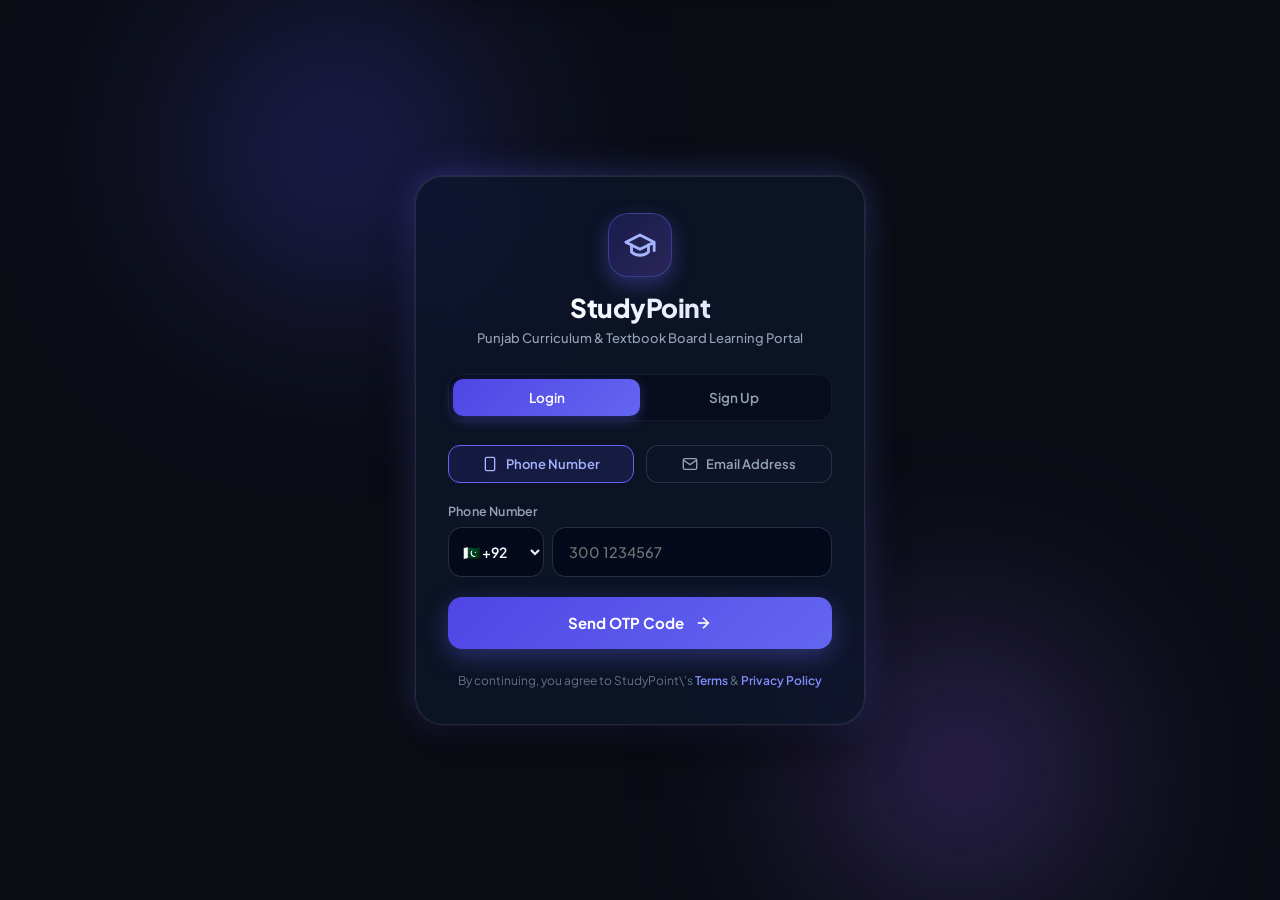
<file: web/auth/index.html>
<!DOCTYPE html>
<html lang="en">
<head>
  <meta charset="UTF-8" />
  <meta name="viewport" content="width=device-width, initial-scale=1.0" />
  <title>StudyPoint - OTP Authentication</title>
  <link rel="preconnect" href="https://fonts.googleapis.com">
  <link rel="preconnect" href="https://fonts.gstatic.com" crossorigin>
  <link href="https://fonts.googleapis.com/css2?family=Plus+Jakarta+Sans:wght@400;500;600;700;800&display=swap" rel="stylesheet">
  <style>
    :root {
      --primary: #4f46e5;
      --primary-hover: #4338ca;
      --primary-light: #6366f1;
      --primary-glow: rgba(99, 102, 241, 0.35);
      --purple-accent: #8b5cf6;
      --bg-dark: #0a0d14;
      --card-bg: rgba(15, 23, 42, 0.72);
      --card-border: rgba(255, 255, 255, 0.1);
      --card-border-focus: rgba(99, 102, 241, 0.6);
      --text-main: #f8fafc;
      --text-muted: #94a3b8;
      --text-dim: #64748b;
      --input-bg: rgba(2, 6, 23, 0.65);
      --input-border: rgba(51, 65, 85, 0.7);
      --error-red: #ef4444;
      --error-bg: rgba(239, 68, 68, 0.12);
      --success-green: #10b981;
      --success-bg: rgba(16, 185, 129, 0.12);
    }

    * {
      box-sizing: border-box;
      margin: 0;
      padding: 0;
      font-family: 'Plus Jakarta Sans', -apple-system, BlinkMacSystemFont, sans-serif;
      -webkit-tap-highlight-color: transparent;
    }

    body {
      background-color: var(--bg-dark);
      color: var(--text-main);
      min-height: 100vh;
      display: flex;
      align-items: center;
      justify-content: center;
      padding: 20px;
      overflow-x: hidden;
      position: relative;
    }

    /* Ambient Background Glows */
    .bg-glow {
      position: fixed;
      border-radius: 50%;
      filter: blur(100px);
      z-index: 0;
      pointer-events: none;
      opacity: 0.5;
      animation: floatOrb 12s ease-in-out infinite alternate;
    }

    .bg-glow-1 {
      width: 420px;
      height: 420px;
      background: radial-gradient(circle, #4f46e5 0%, rgba(79, 70, 229, 0) 70%);
      top: -60px;
      left: 10%;
    }

    .bg-glow-2 {
      width: 380px;
      height: 380px;
      background: radial-gradient(circle, #8b5cf6 0%, rgba(139, 92, 246, 0) 70%);
      bottom: -60px;
      right: 10%;
      animation-delay: -6s;
    }

    @keyframes floatOrb {
      0% { transform: translate(0, 0) scale(1); }
      100% { transform: translate(30px, 40px) scale(1.1); }
    }

    /* Main Container */
    .auth-container {
      position: relative;
      z-index: 10;
      width: 100%;
      max-width: 450px;
    }

    /* Glassmorphism Card */
    .glass-card {
      background: var(--card-bg);
      backdrop-filter: blur(24px) saturate(180%);
      -webkit-backdrop-filter: blur(24px) saturate(180%);
      border: 1px solid var(--card-border);
      border-radius: 28px;
      padding: 36px 32px;
      box-shadow: 0 25px 50px -12px rgba(0, 0, 0, 0.7),
                  0 0 0 1px rgba(255, 255, 255, 0.05),
                  0 0 35px var(--primary-glow);
      transition: all 0.4s cubic-bezier(0.16, 1, 0.3, 1);
    }

    /* Header / Logo */
    .brand-header {
      text-align: center;
      margin-bottom: 28px;
    }

    .brand-icon-wrapper {
      display: inline-flex;
      align-items: center;
      justify-content: center;
      width: 64px;
      height: 64px;
      background: linear-gradient(135deg, rgba(79, 70, 229, 0.2), rgba(139, 92, 246, 0.25));
      border: 1px solid rgba(99, 102, 241, 0.4);
      border-radius: 20px;
      margin-bottom: 14px;
      box-shadow: 0 8px 20px var(--primary-glow);
    }

    .brand-icon-wrapper svg {
      width: 34px;
      height: 34px;
      fill: none;
      stroke: #a5b4fc;
      stroke-width: 2;
      stroke-linecap: round;
      stroke-linejoin: round;
    }

    .brand-title {
      font-size: 26px;
      font-weight: 800;
      letter-spacing: -0.5px;
      background: linear-gradient(135deg, #ffffff 30%, #c7d2fe 100%);
      -webkit-background-clip: text;
      -webkit-text-fill-color: transparent;
      margin-bottom: 6px;
    }

    .brand-tagline {
      font-size: 13px;
      color: var(--text-muted);
      font-weight: 500;
    }

    /* Tab Switcher (Login / Sign Up) */
    .auth-tabs {
      display: flex;
      background: rgba(2, 6, 23, 0.5);
      border: 1px solid rgba(255, 255, 255, 0.06);
      border-radius: 14px;
      padding: 4px;
      margin-bottom: 24px;
    }

    .auth-tab {
      flex: 1;
      padding: 10px;
      font-size: 13.5px;
      font-weight: 600;
      color: var(--text-muted);
      background: transparent;
      border: none;
      border-radius: 10px;
      cursor: pointer;
      transition: all 0.25s ease;
      text-align: center;
    }

    .auth-tab.active {
      background: linear-gradient(135deg, #4f46e5, #6366f1);
      color: #ffffff;
      box-shadow: 0 4px 12px var(--primary-glow);
    }

    /* Method Selector (Phone / Email Toggle) */
    .method-switch {
      display: flex;
      gap: 12px;
      margin-bottom: 20px;
    }

    .method-btn {
      flex: 1;
      display: flex;
      align-items: center;
      justify-content: center;
      gap: 8px;
      padding: 10px;
      font-size: 13px;
      font-weight: 600;
      color: var(--text-muted);
      background: rgba(15, 23, 42, 0.6);
      border: 1px solid var(--input-border);
      border-radius: 12px;
      cursor: pointer;
      transition: all 0.2s ease;
    }

    .method-btn:hover {
      border-color: var(--primary-light);
      color: var(--text-main);
    }

    .method-btn.active {
      border-color: var(--primary-light);
      background: rgba(79, 70, 229, 0.15);
      color: #a5b4fc;
    }

    .method-btn svg {
      width: 16px;
      height: 16px;
      stroke: currentColor;
    }

    /* Input Fields */
    .form-group {
      margin-bottom: 20px;
      text-align: left;
    }

    .form-label {
      display: block;
      font-size: 12.5px;
      font-weight: 600;
      color: var(--text-muted);
      margin-bottom: 8px;
      letter-spacing: 0.2px;
    }

    .input-wrapper {
      position: relative;
      display: flex;
      align-items: center;
    }

    .phone-input-group {
      display: flex;
      gap: 8px;
      width: 100%;
    }

    .country-code-select {
      width: 96px;
      height: 50px;
      background: var(--input-bg);
      border: 1px solid var(--input-border);
      border-radius: 14px;
      color: var(--text-main);
      padding: 0 10px;
      font-size: 14px;
      font-weight: 600;
      outline: none;
      cursor: pointer;
      transition: all 0.2s ease;
    }

    .country-code-select:focus {
      border-color: var(--primary-light);
      box-shadow: 0 0 0 3px var(--primary-glow);
    }

    .text-input {
      width: 100%;
      height: 50px;
      background: var(--input-bg);
      border: 1px solid var(--input-border);
      border-radius: 14px;
      padding: 0 16px 0 44px;
      color: var(--text-main);
      font-size: 14.5px;
      font-weight: 500;
      outline: none;
      transition: all 0.25s ease;
    }

    .phone-text-input {
      padding-left: 16px;
    }

    .input-icon {
      position: absolute;
      left: 14px;
      width: 20px;
      height: 20px;
      color: var(--text-dim);
      pointer-events: none;
      transition: color 0.2s;
    }

    .text-input:focus {
      border-color: var(--primary-light);
      box-shadow: 0 0 0 3px var(--primary-glow);
      background: rgba(2, 6, 23, 0.85);
    }

    .text-input:focus + .input-icon,
    .input-wrapper:focus-within .input-icon {
      color: var(--primary-light);
    }

    .text-input.error {
      border-color: var(--error-red);
      box-shadow: 0 0 0 3px rgba(239, 68, 68, 0.2);
    }

    .error-feedback {
      display: none;
      color: #f87171;
      font-size: 12px;
      margin-top: 6px;
      font-weight: 500;
      align-items: center;
      gap: 5px;
    }

    .error-feedback.visible {
      display: flex;
    }

    /* Primary Action Button */
    .btn-primary {
      width: 100%;
      height: 52px;
      background: linear-gradient(135deg, var(--primary) 0%, #6366f1 100%);
      color: #ffffff;
      font-size: 15px;
      font-weight: 700;
      border: none;
      border-radius: 14px;
      cursor: pointer;
      display: flex;
      align-items: center;
      justify-content: center;
      gap: 10px;
      transition: all 0.25s cubic-bezier(0.16, 1, 0.3, 1);
      box-shadow: 0 8px 24px var(--primary-glow);
    }

    .btn-primary:hover {
      background: linear-gradient(135deg, var(--primary-hover) 0%, var(--primary) 100%);
      transform: translateY(-1.5px);
      box-shadow: 0 12px 28px rgba(79, 70, 229, 0.45);
    }

    .btn-primary:active {
      transform: translateY(0);
    }

    .btn-primary:disabled {
      opacity: 0.55;
      cursor: not-allowed;
      transform: none !important;
      box-shadow: none !important;
    }

    /* Spinner */
    .spinner {
      width: 20px;
      height: 20px;
      border: 2.5px solid rgba(255, 255, 255, 0.3);
      border-top-color: #ffffff;
      border-radius: 50%;
      animation: spin 0.8s linear infinite;
      display: none;
    }

    @keyframes spin {
      to { transform: rotate(360deg); }
    }

    /* STEP 2: OTP Verification Styling */
    .step-view {
      display: none;
      animation: fadeIn 0.3s ease forwards;
    }

    .step-view.active {
      display: block;
    }

    @keyframes fadeIn {
      from { opacity: 0; transform: translateY(8px); }
      to { opacity: 1; transform: translateY(0); }
    }

    .verify-badge-container {
      text-align: center;
      margin-bottom: 22px;
    }

    .target-badge {
      display: inline-flex;
      align-items: center;
      gap: 6px;
      background: rgba(99, 102, 241, 0.14);
      border: 1px solid rgba(99, 102, 241, 0.3);
      color: #c7d2fe;
      padding: 6px 14px;
      border-radius: 30px;
      font-size: 13px;
      font-weight: 600;
      margin-top: 6px;
    }

    .btn-change-target {
      background: none;
      border: none;
      color: #818cf8;
      font-size: 12.5px;
      font-weight: 600;
      margin-top: 8px;
      cursor: pointer;
      display: inline-flex;
      align-items: center;
      gap: 4px;
      text-decoration: underline;
      text-underline-offset: 3px;
      transition: color 0.2s;
    }

    .btn-change-target:hover {
      color: #a5b4fc;
    }

    /* 6-Digit OTP Boxes */
    .otp-inputs-grid {
      display: flex;
      justify-content: space-between;
      gap: 10px;
      margin: 24px 0;
    }

    .otp-digit {
      flex: 1;
      height: 60px;
      background: var(--input-bg);
      border: 1.5px solid var(--input-border);
      border-radius: 14px;
      color: #ffffff;
      font-size: 24px;
      font-weight: 700;
      text-align: center;
      outline: none;
      transition: all 0.25s cubic-bezier(0.16, 1, 0.3, 1);
      caret-color: var(--primary-light);
    }

    .otp-digit:focus {
      border-color: var(--primary-light);
      box-shadow: 0 0 0 3px var(--primary-glow), 0 0 20px rgba(99, 102, 241, 0.25);
      background: rgba(2, 6, 23, 0.9);
      transform: translateY(-2px);
    }

    .otp-digit.filled {
      border-color: rgba(99, 102, 241, 0.7);
      background: rgba(79, 70, 229, 0.08);
    }

    .otp-digit.error {
      border-color: var(--error-red) !important;
      color: #fca5a5 !important;
      background: var(--error-bg) !important;
      box-shadow: 0 0 0 3px rgba(239, 68, 68, 0.2) !important;
    }

    .otp-digit.success {
      border-color: var(--success-green) !important;
      color: #6ee7b7 !important;
      background: var(--success-bg) !important;
      box-shadow: 0 0 0 3px rgba(16, 185, 129, 0.2) !important;
    }

    /* Shake Animation for Incorrect OTP */
    .shake {
      animation: shakeAnim 0.45s cubic-bezier(0.36, 0.07, 0.19, 0.97) both;
    }

    @keyframes shakeAnim {
      10%, 90% { transform: translate3d(-2px, 0, 0); }
      20%, 80% { transform: translate3d(4px, 0, 0); }
      30%, 50%, 70% { transform: translate3d(-6px, 0, 0); }
      40%, 60% { transform: translate3d(6px, 0, 0); }
    }

    /* Resend Section */
    .resend-section {
      text-align: center;
      margin-top: 20px;
      font-size: 13px;
      color: var(--text-muted);
    }

    .btn-resend {
      background: none;
      border: none;
      color: #818cf8;
      font-weight: 700;
      cursor: pointer;
      padding: 4px 8px;
      border-radius: 6px;
      transition: all 0.2s;
    }

    .btn-resend:hover:not(:disabled) {
      color: #a5b4fc;
      background: rgba(99, 102, 241, 0.1);
    }

    .btn-resend:disabled {
      color: var(--text-dim);
      cursor: not-allowed;
      opacity: 0.65;
    }

    .countdown-timer {
      font-variant-numeric: tabular-nums;
      font-weight: 700;
      color: #a5b4fc;
    }

    /* Interactive Demo Toast */
    .demo-toast {
      position: fixed;
      top: 24px;
      left: 50%;
      transform: translateX(-50%) translateY(-100px);
      background: rgba(15, 23, 42, 0.92);
      backdrop-filter: blur(16px);
      border: 1px solid rgba(99, 102, 241, 0.4);
      color: #ffffff;
      padding: 12px 20px;
      border-radius: 16px;
      display: flex;
      align-items: center;
      gap: 12px;
      box-shadow: 0 15px 30px rgba(0, 0, 0, 0.6), 0 0 25px var(--primary-glow);
      z-index: 1000;
      transition: transform 0.4s cubic-bezier(0.16, 1, 0.3, 1);
    }

    .demo-toast.show {
      transform: translateX(-50%) translateY(0);
    }

    .toast-code {
      background: rgba(79, 70, 229, 0.3);
      color: #a5b4fc;
      font-family: monospace;
      font-size: 15px;
      font-weight: 800;
      padding: 4px 8px;
      border-radius: 8px;
      letter-spacing: 2px;
    }

    .toast-copy-btn {
      background: rgba(255, 255, 255, 0.1);
      border: 1px solid rgba(255, 255, 255, 0.15);
      color: #e2e8f0;
      font-size: 11px;
      font-weight: 600;
      padding: 4px 8px;
      border-radius: 6px;
      cursor: pointer;
    }

    /* Success Screen */
    .success-view {
      display: none;
      text-align: center;
      padding: 10px 0;
    }

    .success-view.active {
      display: block;
      animation: fadeIn 0.4s ease;
    }

    .success-icon-wrapper {
      width: 76px;
      height: 76px;
      background: linear-gradient(135deg, rgba(16, 185, 129, 0.2), rgba(5, 150, 105, 0.3));
      border: 2px solid var(--success-green);
      border-radius: 50%;
      margin: 0 auto 18px;
      display: flex;
      align-items: center;
      justify-content: center;
      box-shadow: 0 0 35px rgba(16, 185, 129, 0.35);
    }

    .success-icon-wrapper svg {
      width: 40px;
      height: 40px;
      stroke: var(--success-green);
      stroke-width: 2.5;
    }

    .success-title {
      font-size: 22px;
      font-weight: 800;
      color: #ffffff;
      margin-bottom: 8px;
    }

    .success-desc {
      font-size: 14px;
      color: var(--text-muted);
      line-height: 1.5;
      margin-bottom: 24px;
    }

    /* Footer Note */
    .auth-footer {
      text-align: center;
      margin-top: 24px;
      font-size: 12px;
      color: var(--text-dim);
    }

    .auth-footer a {
      color: #818cf8;
      text-decoration: none;
      font-weight: 600;
    }

    .auth-footer a:hover {
      text-decoration: underline;
    }

    /* Mobile Responsive */
    @media (max-width: 480px) {
      .glass-card {
        padding: 28px 20px;
        border-radius: 24px;
      }
      .otp-digit {
        height: 52px;
        font-size: 20px;
      }
    }
  </style>
</head>
<body>

  <!-- Background Decorative Glowing Orbs -->
  <div class="bg-glow bg-glow-1"></div>
  <div class="bg-glow bg-glow-2"></div>

  <!-- Interactive Demo Notification Toast -->
  <div id="demoToast" class="demo-toast">
    <span>🔐 StudyPoint Demo OTP:</span>
    <span id="toastOtpCode" class="toast-code">482910</span>
    <button id="toastCopyBtn" class="toast-copy-btn">Auto Fill</button>
  </div>

  <div class="auth-container">
    <div class="glass-card">
      
      <!-- Brand Header -->
      <div class="brand-header">
        <div class="brand-icon-wrapper">
          <!-- Graduation Cap Icon -->
          <svg viewBox="0 0 24 24">
            <path d="M22 10v6M2 10l10-5 10 5-10 5z"></path>
            <path d="M6 12v5c3 3 9 3 12 0v-5"></path>
          </svg>
        </div>
        <h1 class="brand-title">StudyPoint</h1>
        <p class="brand-tagline">Punjab Curriculum & Textbook Board Learning Portal</p>
      </div>

      <!-- Step 1: Input Identifier View -->
      <div id="step1View" class="step-view active">
        <!-- Auth Tabs: Login / Sign Up -->
        <div class="auth-tabs">
          <button type="button" class="auth-tab active" data-mode="login">Login</button>
          <button type="button" class="auth-tab" data-mode="signup">Sign Up</button>
        </div>

        <!-- Optional Name field for Sign Up mode -->
        <div id="signupNameGroup" class="form-group" style="display: none;">
          <label class="form-label" for="userName">Full Name</label>
          <div class="input-wrapper">
            <input type="text" id="userName" class="text-input" placeholder="Enter your full name" />
            <svg class="input-icon" viewBox="0 0 24 24" fill="none" stroke="currentColor" stroke-width="2">
              <path d="M20 21v-2a4 4 0 0 0-4-4H8a4 4 0 0 0-4 4v2"></path>
              <circle cx="12" cy="7" r="4"></circle>
            </svg>
          </div>
          <div id="nameError" class="error-feedback">
            <svg width="14" height="14" viewBox="0 0 24 24" fill="none" stroke="currentColor" stroke-width="2"><circle cx="12" cy="12" r="10"></circle><line x1="12" y1="8" x2="12" y2="12"></line><line x1="12" y1="16" x2="12.01" y2="16"></line></svg>
            <span>Please enter your name</span>
          </div>
        </div>

        <!-- Input Type Switcher: Phone vs Email -->
        <div class="method-switch">
          <button type="button" class="method-btn active" data-method="phone">
            <svg viewBox="0 0 24 24" fill="none" stroke-width="2"><rect x="5" y="2" width="14" height="20" rx="2" ry="2"></rect><line x1="12" y1="18" x2="12.01" y2="18"></line></svg>
            Phone Number
          </button>
          <button type="button" class="method-btn" data-method="email">
            <svg viewBox="0 0 24 24" fill="none" stroke-width="2"><path d="M4 4h16c1.1 0 2 .9 2 2v12c0 1.1-.9 2-2 2H4c-1.1 0-2-.9-2-2V6c0-1.1.9-2 2-2z"></path><polyline points="22,6 12,13 2,6"></polyline></svg>
            Email Address
          </button>
        </div>

        <!-- Phone Input Section -->
        <div id="phoneInputSection" class="form-group">
          <label class="form-label" for="userPhone">Phone Number</label>
          <div class="phone-input-group">
            <select id="countryCode" class="country-code-select">
              <option value="+92" selected>🇵🇰 +92</option>
              <option value="+1">🇺🇸 +1</option>
              <option value="+44">🇬🇧 +44</option>
              <option value="+971">🇦🇪 +971</option>
              <option value="+966">🇸🇦 +966</option>
            </select>
            <div class="input-wrapper" style="flex: 1;">
              <input type="tel" id="userPhone" class="text-input phone-text-input" placeholder="300 1234567" maxlength="15" />
            </div>
          </div>
          <div id="phoneError" class="error-feedback">
            <svg width="14" height="14" viewBox="0 0 24 24" fill="none" stroke="currentColor" stroke-width="2"><circle cx="12" cy="12" r="10"></circle><line x1="12" y1="8" x2="12" y2="12"></line><line x1="12" y1="16" x2="12.01" y2="16"></line></svg>
            <span>Enter a valid mobile number (e.g., 300 1234567)</span>
          </div>
        </div>

        <!-- Email Input Section -->
        <div id="emailInputSection" class="form-group" style="display: none;">
          <label class="form-label" for="userEmail">Email Address</label>
          <div class="input-wrapper">
            <input type="email" id="userEmail" class="text-input" placeholder="student@example.com" />
            <svg class="input-icon" viewBox="0 0 24 24" fill="none" stroke="currentColor" stroke-width="2">
              <path d="M4 4h16c1.1 0 2 .9 2 2v12c0 1.1-.9 2-2 2H4c-1.1 0-2-.9-2-2V6c0-1.1.9-2 2-2z"></path>
              <polyline points="22,6 12,13 2,6"></polyline>
            </svg>
          </div>
          <div id="emailError" class="error-feedback">
            <svg width="14" height="14" viewBox="0 0 24 24" fill="none" stroke="currentColor" stroke-width="2"><circle cx="12" cy="12" r="10"></circle><line x1="12" y1="8" x2="12" y2="12"></line><line x1="12" y1="16" x2="12.01" y2="16"></line></svg>
            <span>Enter a valid email address (e.g. name@domain.com)</span>
          </div>
        </div>

        <!-- Send OTP Button -->
        <button type="button" id="btnSendOtp" class="btn-primary">
          <span class="btn-text">Send OTP Code</span>
          <div class="spinner"></div>
          <svg width="18" height="18" viewBox="0 0 24 24" fill="none" stroke="currentColor" stroke-width="2.2"><line x1="5" y1="12" x2="19" y2="12"></line><polyline points="12 5 19 12 12 19"></polyline></svg>
        </button>

        <div class="auth-footer">
          By continuing, you agree to StudyPoint\'s <a href="#">Terms</a> & <a href="#">Privacy Policy</a>
        </div>
      </div>

      <!-- Step 2: Verification Screen View -->
      <div id="step2View" class="step-view">
        <div class="verify-badge-container">
          <h2 style="font-size: 19px; font-weight: 700; margin-bottom: 4px;">Enter Verification Code</h2>
          <p style="font-size: 13px; color: var(--text-muted);">We have sent a 6-digit OTP code to</p>
          <div id="targetBadge" class="target-badge">
            <span id="targetText">+92 300 1234567</span>
          </div>
          <div>
            <button type="button" id="btnChangeTarget" class="btn-change-target">
              <svg width="13" height="13" viewBox="0 0 24 24" fill="none" stroke="currentColor" stroke-width="2.5"><polyline points="15 18 9 12 15 6"></polyline></svg>
              Change Phone / Email
            </button>
          </div>
        </div>

        <!-- 6-Digit OTP Input Boxes -->
        <div id="otpContainer" class="otp-inputs-grid">
          <input type="text" class="otp-digit" maxlength="1" inputmode="numeric" pattern="[0-9]*" autocomplete="one-time-code" />
          <input type="text" class="otp-digit" maxlength="1" inputmode="numeric" pattern="[0-9]*" />
          <input type="text" class="otp-digit" maxlength="1" inputmode="numeric" pattern="[0-9]*" />
          <input type="text" class="otp-digit" maxlength="1" inputmode="numeric" pattern="[0-9]*" />
          <input type="text" class="otp-digit" maxlength="1" inputmode="numeric" pattern="[0-9]*" />
          <input type="text" class="otp-digit" maxlength="1" inputmode="numeric" pattern="[0-9]*" />
        </div>

        <!-- OTP Error Notice -->
        <div id="otpErrorFeedback" class="error-feedback" style="justify-content: center; margin-bottom: 16px;">
          <svg width="14" height="14" viewBox="0 0 24 24" fill="none" stroke="currentColor" stroke-width="2"><circle cx="12" cy="12" r="10"></circle><line x1="12" y1="8" x2="12" y2="12"></line><line x1="12" y1="16" x2="12.01" y2="16"></line></svg>
          <span id="otpErrorText">Invalid verification code. Please try again.</span>
        </div>

        <!-- Verify Button -->
        <button type="button" id="btnVerifyOtp" class="btn-primary">
          <span class="btn-text">Verify & Continue</span>
          <div class="spinner"></div>
          <svg width="18" height="18" viewBox="0 0 24 24" fill="none" stroke="currentColor" stroke-width="2.2"><path d="M22 11.08V12a10 10 0 1 1-5.93-9.14"></path><polyline points="22 4 12 14.01 9 11.01"></polyline></svg>
        </button>

        <!-- Resend OTP & 30-Second Countdown Timer -->
        <div class="resend-section">
          <span>Didn\'t receive code? </span>
          <button type="button" id="btnResendOtp" class="btn-resend" disabled>
            Resend in <span id="countdownTimer" class="countdown-timer">30s</span>
          </button>
        </div>
      </div>

      <!-- Step 3: Success Screen View -->
      <div id="successView" class="success-view">
        <div class="success-icon-wrapper">
          <svg viewBox="0 0 24 24" fill="none">
            <polyline points="20 6 9 17 4 12"></polyline>
          </svg>
        </div>
        <h2 class="success-title">Verified Successfully!</h2>
        <p class="success-desc">
          Welcome to <strong style="color: #a5b4fc;">StudyPoint</strong>. Your account is verified and ready to access PCTB 9th–12th class notes, past papers, and practice quizzes.
        </p>
        <button type="button" id="btnGoHome" class="btn-primary">
          <span>Go to Study Dashboard</span>
          <svg width="18" height="18" viewBox="0 0 24 24" fill="none" stroke="currentColor" stroke-width="2.2"><path d="M5 12h14"></path><path d="m12 5 7 7-7 7"></path></svg>
        </button>
      </div>

    </div>
  </div>

  <script>
    document.addEventListener("DOMContentLoaded", () => {
      // State
      let currentMode = "login"; // "login" | "signup"
      let currentMethod = "phone"; // "phone" | "email"
      let generatedOtp = "482910";
      let countdownSeconds = 30;
      let countdownTimerInterval = null;
      let userDestination = "";

      // DOM Elements
      const authTabs = document.querySelectorAll(".auth-tab");
      const methodBtns = document.querySelectorAll(".method-btn");
      const signupNameGroup = document.getElementById("signupNameGroup");
      const phoneSection = document.getElementById("phoneInputSection");
      const emailSection = document.getElementById("emailInputSection");
      
      const userNameInput = document.getElementById("userName");
      const userPhoneInput = document.getElementById("userPhone");
      const userEmailInput = document.getElementById("userEmail");
      const countryCodeSelect = document.getElementById("countryCode");

      const nameError = document.getElementById("nameError");
      const phoneError = document.getElementById("phoneError");
      const emailError = document.getElementById("emailError");
      const otpErrorFeedback = document.getElementById("otpErrorFeedback");
      const otpErrorText = document.getElementById("otpErrorText");

      const step1View = document.getElementById("step1View");
      const step2View = document.getElementById("step2View");
      const successView = document.getElementById("successView");

      const btnSendOtp = document.getElementById("btnSendOtp");
      const btnVerifyOtp = document.getElementById("btnVerifyOtp");
      const btnChangeTarget = document.getElementById("btnChangeTarget");
      const btnResendOtp = document.getElementById("btnResendOtp");
      const countdownTimer = document.getElementById("countdownTimer");
      const targetText = document.getElementById("targetText");
      const btnGoHome = document.getElementById("btnGoHome");

      const otpInputs = document.querySelectorAll(".otp-digit");
      const otpContainer = document.getElementById("otpContainer");

      const demoToast = document.getElementById("demoToast");
      const toastOtpCode = document.getElementById("toastOtpCode");
      const toastCopyBtn = document.getElementById("toastCopyBtn");

      // 1. Auth Tab Switcher (Login vs Sign Up)
      authTabs.forEach(tab => {
        tab.addEventListener("click", () => {
          authTabs.forEach(t => t.classList.remove("active"));
          tab.classList.add("active");
          currentMode = tab.dataset.mode;
          
          if (currentMode === "signup") {
            signupNameGroup.style.display = "block";
            btnSendOtp.querySelector(".btn-text").textContent = "Create Account with OTP";
          } else {
            signupNameGroup.style.display = "none";
            btnSendOtp.querySelector(".btn-text").textContent = "Send OTP Code";
          }
          clearErrors();
        });
      });

      // 2. Method Switcher (Phone vs Email)
      methodBtns.forEach(btn => {
        btn.addEventListener("click", () => {
          methodBtns.forEach(b => b.classList.remove("active"));
          btn.classList.add("active");
          currentMethod = btn.dataset.method;

          if (currentMethod === "phone") {
            phoneSection.style.display = "block";
            emailSection.style.display = "none";
            userPhoneInput.focus();
          } else {
            phoneSection.style.display = "none";
            emailSection.style.display = "block";
            userEmailInput.focus();
          }
          clearErrors();
        });
      });

      // Format phone input on type
      userPhoneInput.addEventListener("input", (e) => {
        let val = e.target.value.replace(/\\D/g, "");
        if (val.startsWith("0")) val = val.substring(1);
        e.target.value = val;
        phoneError.classList.remove("visible");
        userPhoneInput.classList.remove("error");
      });

      userEmailInput.addEventListener("input", () => {
        emailError.classList.remove("visible");
        userEmailInput.classList.remove("error");
      });

      function clearErrors() {
        nameError.classList.remove("visible");
        phoneError.classList.remove("visible");
        emailError.classList.remove("visible");
        otpErrorFeedback.classList.remove("visible");
        userNameInput.classList.remove("error");
        userPhoneInput.classList.remove("error");
        userEmailInput.classList.remove("error");
      }

      // Generate a fresh 6-digit OTP
      function generateRandomOtp() {
        return Math.floor(100000 + Math.random() * 900000).toString();
      }

      function showDemoToast(code) {
        toastOtpCode.textContent = code;
        demoToast.classList.add("show");
        setTimeout(() => {
          demoToast.classList.remove("show");
        }, 8000);
      }

      // Auto-fill OTP on toast button click
      toastCopyBtn.addEventListener("click", () => {
        fillOtpDigits(generatedOtp);
        demoToast.classList.remove("show");
      });

      // 3. Step 1 Validation & Send OTP
      btnSendOtp.addEventListener("click", () => {
        clearErrors();
        let isValid = true;

        if (currentMode === "signup" && !userNameInput.value.trim()) {
          userNameInput.classList.add("error");
          nameError.classList.add("visible");
          isValid = false;
        }

        if (currentMethod === "phone") {
          const rawPhone = userPhoneInput.value.trim();
          if (!rawPhone || rawPhone.length < 9) {
            userPhoneInput.classList.add("error");
            phoneError.classList.add("visible");
            isValid = false;
          } else {
            userDestination = `${countryCodeSelect.value} ${rawPhone}`;
          }
        } else {
          const rawEmail = userEmailInput.value.trim();
          const emailRegex = /^[^\\s@]+@[^\\s@]+\\.[^\\s@]+$/;
          if (!rawEmail || !emailRegex.test(rawEmail)) {
            userEmailInput.classList.add("error");
            emailError.classList.add("visible");
            isValid = false;
          } else {
            userDestination = rawEmail;
          }
        }

        if (!isValid) return;

        // Animate Button Loading
        setBtnLoading(btnSendOtp, true);

        setTimeout(() => {
          setBtnLoading(btnSendOtp, false);
          
          // Generate demo OTP & switch to Step 2
          generatedOtp = generateRandomOtp();
          targetText.textContent = userDestination;
          
          step1View.classList.remove("active");
          step2View.classList.add("active");

          // Reset and Focus OTP input 0
          resetOtpInputs();
          startCountdown();
          showDemoToast(generatedOtp);
        }, 900);
      });

      function setBtnLoading(button, isLoading) {
        const text = button.querySelector(".btn-text");
        const spinner = button.querySelector(".spinner");
        const icon = button.querySelector("svg");
        button.disabled = isLoading;
        if (isLoading) {
          if (text) text.style.opacity = "0";
          if (icon) icon.style.display = "none";
          if (spinner) spinner.style.display = "block";
        } else {
          if (text) text.style.opacity = "1";
          if (icon) icon.style.display = "block";
          if (spinner) spinner.style.display = "none";
        }
      }

      // 4. Navigation: Change Phone / Email
      btnChangeTarget.addEventListener("click", () => {
        clearInterval(countdownTimerInterval);
        step2View.classList.remove("active");
        step1View.classList.add("active");
        clearErrors();
        if (currentMethod === "phone") {
          userPhoneInput.focus();
        } else {
          userEmailInput.focus();
        }
      });

      // 5. Smooth OTP UX: Auto-Focus, Backspace, Arrow Keys & Paste
      otpInputs.forEach((input, index) => {
        // Input Event
        input.addEventListener("input", (e) => {
          const val = e.target.value.replace(/\\D/g, "");
          e.target.value = val ? val[val.length - 1] : ""; // only 1 digit

          if (e.target.value) {
            input.classList.add("filled");
            input.classList.remove("error");
            otpErrorFeedback.classList.remove("visible");

            // Move cursor to next input box
            if (index < otpInputs.length - 1) {
              otpInputs[index + 1].focus();
            } else {
              // Check if all filled -> Auto verify
              if (getOtpValue().length === 6) {
                verifyOtpCode();
              }
            }
          } else {
            input.classList.remove("filled");
          }
        });

        // Keydown Event (Backspace and Arrow Keys)
        input.addEventListener("keydown", (e) => {
          if (e.key === "Backspace") {
            if (!input.value && index > 0) {
              otpInputs[index - 1].focus();
              otpInputs[index - 1].value = "";
              otpInputs[index - 1].classList.remove("filled");
            } else {
              input.value = "";
              input.classList.remove("filled");
            }
            otpErrorFeedback.classList.remove("visible");
            clearOtpErrors();
          } else if (e.key === "ArrowLeft" && index > 0) {
            otpInputs[index - 1].focus();
          } else if (e.key === "ArrowRight" && index < otpInputs.length - 1) {
            otpInputs[index + 1].focus();
          }
        });

        // Paste Event for 6 digits
        input.addEventListener("paste", (e) => {
          e.preventDefault();
          const pasteData = (e.clipboardData || window.clipboardData).getData("text").replace(/\\D/g, "").slice(0, 6);
          if (pasteData) {
            fillOtpDigits(pasteData);
            if (pasteData.length === 6) {
              verifyOtpCode();
            }
          }
        });

        // Select content on focus
        input.addEventListener("focus", () => {
          input.select();
        });
      });

      function fillOtpDigits(code) {
        const digits = code.split("");
        digits.forEach((digit, i) => {
          if (i < otpInputs.length) {
            otpInputs[i].value = digit;
            otpInputs[i].classList.add("filled");
            otpInputs[i].classList.remove("error");
          }
        });
        const nextIndex = Math.min(digits.length, otpInputs.length - 1);
        otpInputs[nextIndex].focus();
      }

      function getOtpValue() {
        let otp = "";
        otpInputs.forEach(inp => otp += inp.value);
        return otp;
      }

      function resetOtpInputs() {
        otpInputs.forEach(inp => {
          inp.value = "";
          inp.classList.remove("filled", "error", "success");
        });
        otpErrorFeedback.classList.remove("visible");
        setTimeout(() => {
          otpInputs[0].focus();
        }, 150);
      }

      function clearOtpErrors() {
        otpInputs.forEach(inp => inp.classList.remove("error"));
      }

      // 6. Resend Countdown Timer (30s)
      function startCountdown() {
        clearInterval(countdownTimerInterval);
        countdownSeconds = 30;
        btnResendOtp.disabled = true;
        updateCountdownUI();

        countdownTimerInterval = setInterval(() => {
          countdownSeconds--;
          updateCountdownUI();

          if (countdownSeconds <= 0) {
            clearInterval(countdownTimerInterval);
            btnResendOtp.disabled = false;
            btnResendOtp.innerHTML = "Resend OTP";
          }
        }, 1000);
      }

      function updateCountdownUI() {
        if (countdownSeconds > 0) {
          const sec = countdownSeconds < 10 ? `0${countdownSeconds}` : countdownSeconds;
          btnResendOtp.innerHTML = `Resend in <span class="countdown-timer">${sec}s</span>`;
        }
      }

      btnResendOtp.addEventListener("click", () => {
        if (btnResendOtp.disabled) return;
        generatedOtp = generateRandomOtp();
        resetOtpInputs();
        startCountdown();
        showDemoToast(generatedOtp);
      });

      // 7. Verification & Visual Feedback
      btnVerifyOtp.addEventListener("click", () => {
        verifyOtpCode();
      });

      function verifyOtpCode() {
        const enteredCode = getOtpValue();
        if (enteredCode.length < 6) {
          otpErrorText.textContent = "Please enter all 6 digits of the OTP code.";
          otpErrorFeedback.classList.add("visible");
          otpContainer.classList.add("shake");
          setTimeout(() => otpContainer.classList.remove("shake"), 500);
          return;
        }

        setBtnLoading(btnVerifyOtp, true);

        setTimeout(() => {
          setBtnLoading(btnVerifyOtp, false);

          if (enteredCode === generatedOtp || enteredCode === "123456") {
            // Correct OTP
            otpInputs.forEach(inp => {
              inp.classList.remove("error");
              inp.classList.add("success");
            });
            otpErrorFeedback.classList.remove("visible");

            setTimeout(() => {
              clearInterval(countdownTimerInterval);
              step2View.classList.remove("active");
              successView.classList.add("active");
            }, 600);

          } else {
            // Incorrect OTP
            otpInputs.forEach(inp => inp.classList.add("error"));
            otpErrorText.textContent = "Incorrect OTP code. Please check and try again.";
            otpErrorFeedback.classList.add("visible");
            
            // Trigger Shake Animation
            otpContainer.classList.add("shake");
            setTimeout(() => {
              otpContainer.classList.remove("shake");
            }, 500);

            // Focus on first box and select
            otpInputs[0].focus();
            otpInputs[0].select();
          }
        }, 600);
      }

      // Go to Study Dashboard button
      btnGoHome.addEventListener("click", () => {
        alert("🎉 Authentication verified! Navigating to StudyPoint Curriculum Dashboard...");
      });

    });
  </script>
</body>
</html>
</file>
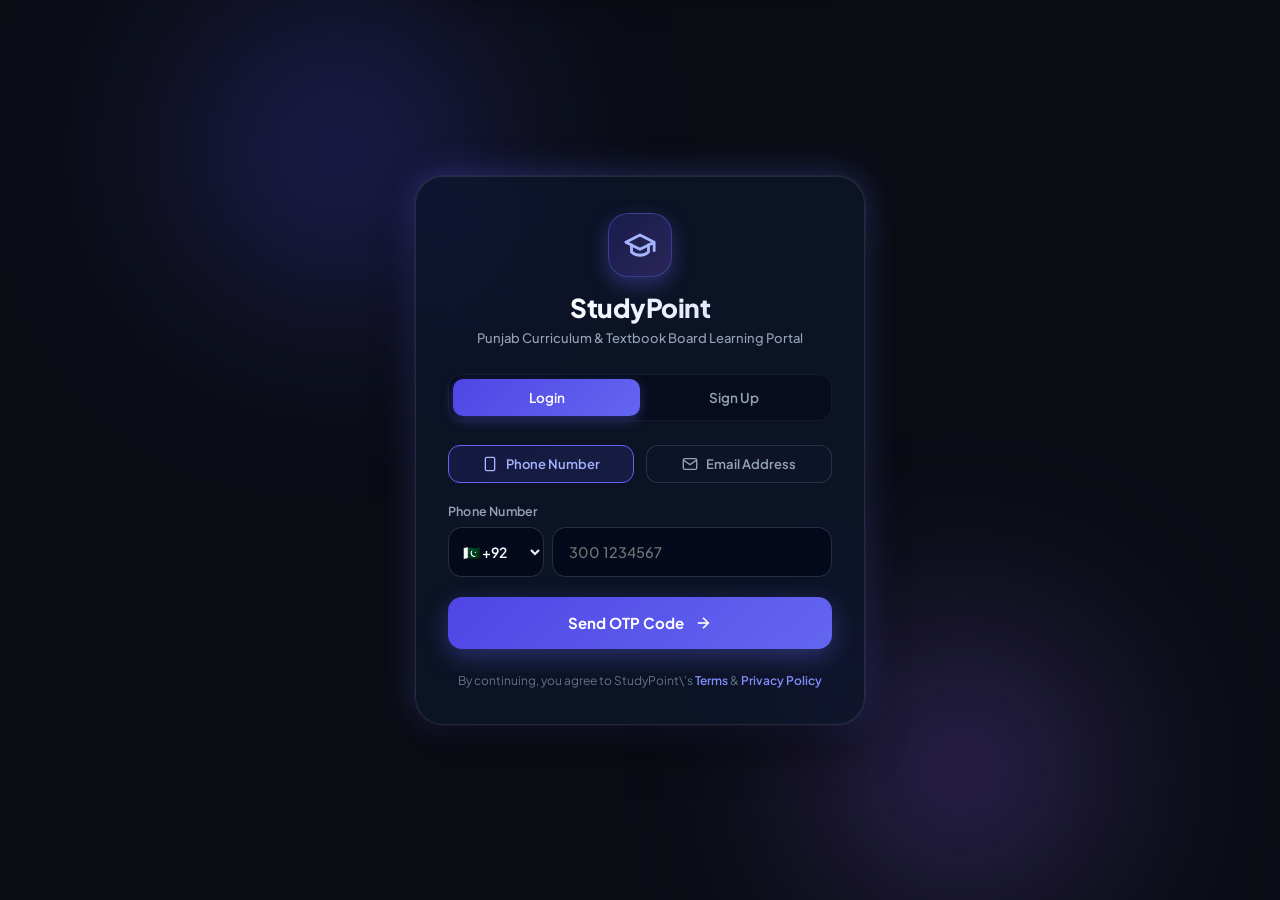
<file: app/src/main/assets/auth/index.html>
<!DOCTYPE html>
<html lang="en">
<head>
  <meta charset="UTF-8" />
  <meta name="viewport" content="width=device-width, initial-scale=1.0" />
  <title>StudyPoint - OTP Authentication</title>
  <link rel="preconnect" href="https://fonts.googleapis.com">
  <link rel="preconnect" href="https://fonts.gstatic.com" crossorigin>
  <link href="https://fonts.googleapis.com/css2?family=Plus+Jakarta+Sans:wght@400;500;600;700;800&display=swap" rel="stylesheet">
  <style>
    :root {
      --primary: #4f46e5;
      --primary-hover: #4338ca;
      --primary-light: #6366f1;
      --primary-glow: rgba(99, 102, 241, 0.35);
      --purple-accent: #8b5cf6;
      --bg-dark: #0a0d14;
      --card-bg: rgba(15, 23, 42, 0.72);
      --card-border: rgba(255, 255, 255, 0.1);
      --card-border-focus: rgba(99, 102, 241, 0.6);
      --text-main: #f8fafc;
      --text-muted: #94a3b8;
      --text-dim: #64748b;
      --input-bg: rgba(2, 6, 23, 0.65);
      --input-border: rgba(51, 65, 85, 0.7);
      --error-red: #ef4444;
      --error-bg: rgba(239, 68, 68, 0.12);
      --success-green: #10b981;
      --success-bg: rgba(16, 185, 129, 0.12);
    }

    * {
      box-sizing: border-box;
      margin: 0;
      padding: 0;
      font-family: 'Plus Jakarta Sans', -apple-system, BlinkMacSystemFont, sans-serif;
      -webkit-tap-highlight-color: transparent;
    }

    body {
      background-color: var(--bg-dark);
      color: var(--text-main);
      min-height: 100vh;
      display: flex;
      align-items: center;
      justify-content: center;
      padding: 20px;
      overflow-x: hidden;
      position: relative;
    }

    /* Ambient Background Glows */
    .bg-glow {
      position: fixed;
      border-radius: 50%;
      filter: blur(100px);
      z-index: 0;
      pointer-events: none;
      opacity: 0.5;
      animation: floatOrb 12s ease-in-out infinite alternate;
    }

    .bg-glow-1 {
      width: 420px;
      height: 420px;
      background: radial-gradient(circle, #4f46e5 0%, rgba(79, 70, 229, 0) 70%);
      top: -60px;
      left: 10%;
    }

    .bg-glow-2 {
      width: 380px;
      height: 380px;
      background: radial-gradient(circle, #8b5cf6 0%, rgba(139, 92, 246, 0) 70%);
      bottom: -60px;
      right: 10%;
      animation-delay: -6s;
    }

    @keyframes floatOrb {
      0% { transform: translate(0, 0) scale(1); }
      100% { transform: translate(30px, 40px) scale(1.1); }
    }

    /* Main Container */
    .auth-container {
      position: relative;
      z-index: 10;
      width: 100%;
      max-width: 450px;
    }

    /* Glassmorphism Card */
    .glass-card {
      background: var(--card-bg);
      backdrop-filter: blur(24px) saturate(180%);
      -webkit-backdrop-filter: blur(24px) saturate(180%);
      border: 1px solid var(--card-border);
      border-radius: 28px;
      padding: 36px 32px;
      box-shadow: 0 25px 50px -12px rgba(0, 0, 0, 0.7),
                  0 0 0 1px rgba(255, 255, 255, 0.05),
                  0 0 35px var(--primary-glow);
      transition: all 0.4s cubic-bezier(0.16, 1, 0.3, 1);
    }

    /* Header / Logo */
    .brand-header {
      text-align: center;
      margin-bottom: 28px;
    }

    .brand-icon-wrapper {
      display: inline-flex;
      align-items: center;
      justify-content: center;
      width: 64px;
      height: 64px;
      background: linear-gradient(135deg, rgba(79, 70, 229, 0.2), rgba(139, 92, 246, 0.25));
      border: 1px solid rgba(99, 102, 241, 0.4);
      border-radius: 20px;
      margin-bottom: 14px;
      box-shadow: 0 8px 20px var(--primary-glow);
    }

    .brand-icon-wrapper svg {
      width: 34px;
      height: 34px;
      fill: none;
      stroke: #a5b4fc;
      stroke-width: 2;
      stroke-linecap: round;
      stroke-linejoin: round;
    }

    .brand-title {
      font-size: 26px;
      font-weight: 800;
      letter-spacing: -0.5px;
      background: linear-gradient(135deg, #ffffff 30%, #c7d2fe 100%);
      -webkit-background-clip: text;
      -webkit-text-fill-color: transparent;
      margin-bottom: 6px;
    }

    .brand-tagline {
      font-size: 13px;
      color: var(--text-muted);
      font-weight: 500;
    }

    /* Tab Switcher (Login / Sign Up) */
    .auth-tabs {
      display: flex;
      background: rgba(2, 6, 23, 0.5);
      border: 1px solid rgba(255, 255, 255, 0.06);
      border-radius: 14px;
      padding: 4px;
      margin-bottom: 24px;
    }

    .auth-tab {
      flex: 1;
      padding: 10px;
      font-size: 13.5px;
      font-weight: 600;
      color: var(--text-muted);
      background: transparent;
      border: none;
      border-radius: 10px;
      cursor: pointer;
      transition: all 0.25s ease;
      text-align: center;
    }

    .auth-tab.active {
      background: linear-gradient(135deg, #4f46e5, #6366f1);
      color: #ffffff;
      box-shadow: 0 4px 12px var(--primary-glow);
    }

    /* Method Selector (Phone / Email Toggle) */
    .method-switch {
      display: flex;
      gap: 12px;
      margin-bottom: 20px;
    }

    .method-btn {
      flex: 1;
      display: flex;
      align-items: center;
      justify-content: center;
      gap: 8px;
      padding: 10px;
      font-size: 13px;
      font-weight: 600;
      color: var(--text-muted);
      background: rgba(15, 23, 42, 0.6);
      border: 1px solid var(--input-border);
      border-radius: 12px;
      cursor: pointer;
      transition: all 0.2s ease;
    }

    .method-btn:hover {
      border-color: var(--primary-light);
      color: var(--text-main);
    }

    .method-btn.active {
      border-color: var(--primary-light);
      background: rgba(79, 70, 229, 0.15);
      color: #a5b4fc;
    }

    .method-btn svg {
      width: 16px;
      height: 16px;
      stroke: currentColor;
    }

    /* Input Fields */
    .form-group {
      margin-bottom: 20px;
      text-align: left;
    }

    .form-label {
      display: block;
      font-size: 12.5px;
      font-weight: 600;
      color: var(--text-muted);
      margin-bottom: 8px;
      letter-spacing: 0.2px;
    }

    .input-wrapper {
      position: relative;
      display: flex;
      align-items: center;
    }

    .phone-input-group {
      display: flex;
      gap: 8px;
      width: 100%;
    }

    .country-code-select {
      width: 96px;
      height: 50px;
      background: var(--input-bg);
      border: 1px solid var(--input-border);
      border-radius: 14px;
      color: var(--text-main);
      padding: 0 10px;
      font-size: 14px;
      font-weight: 600;
      outline: none;
      cursor: pointer;
      transition: all 0.2s ease;
    }

    .country-code-select:focus {
      border-color: var(--primary-light);
      box-shadow: 0 0 0 3px var(--primary-glow);
    }

    .text-input {
      width: 100%;
      height: 50px;
      background: var(--input-bg);
      border: 1px solid var(--input-border);
      border-radius: 14px;
      padding: 0 16px 0 44px;
      color: var(--text-main);
      font-size: 14.5px;
      font-weight: 500;
      outline: none;
      transition: all 0.25s ease;
    }

    .phone-text-input {
      padding-left: 16px;
    }

    .input-icon {
      position: absolute;
      left: 14px;
      width: 20px;
      height: 20px;
      color: var(--text-dim);
      pointer-events: none;
      transition: color 0.2s;
    }

    .text-input:focus {
      border-color: var(--primary-light);
      box-shadow: 0 0 0 3px var(--primary-glow);
      background: rgba(2, 6, 23, 0.85);
    }

    .text-input:focus + .input-icon,
    .input-wrapper:focus-within .input-icon {
      color: var(--primary-light);
    }

    .text-input.error {
      border-color: var(--error-red);
      box-shadow: 0 0 0 3px rgba(239, 68, 68, 0.2);
    }

    .error-feedback {
      display: none;
      color: #f87171;
      font-size: 12px;
      margin-top: 6px;
      font-weight: 500;
      align-items: center;
      gap: 5px;
    }

    .error-feedback.visible {
      display: flex;
    }

    /* Primary Action Button */
    .btn-primary {
      width: 100%;
      height: 52px;
      background: linear-gradient(135deg, var(--primary) 0%, #6366f1 100%);
      color: #ffffff;
      font-size: 15px;
      font-weight: 700;
      border: none;
      border-radius: 14px;
      cursor: pointer;
      display: flex;
      align-items: center;
      justify-content: center;
      gap: 10px;
      transition: all 0.25s cubic-bezier(0.16, 1, 0.3, 1);
      box-shadow: 0 8px 24px var(--primary-glow);
    }

    .btn-primary:hover {
      background: linear-gradient(135deg, var(--primary-hover) 0%, var(--primary) 100%);
      transform: translateY(-1.5px);
      box-shadow: 0 12px 28px rgba(79, 70, 229, 0.45);
    }

    .btn-primary:active {
      transform: translateY(0);
    }

    .btn-primary:disabled {
      opacity: 0.55;
      cursor: not-allowed;
      transform: none !important;
      box-shadow: none !important;
    }

    /* Spinner */
    .spinner {
      width: 20px;
      height: 20px;
      border: 2.5px solid rgba(255, 255, 255, 0.3);
      border-top-color: #ffffff;
      border-radius: 50%;
      animation: spin 0.8s linear infinite;
      display: none;
    }

    @keyframes spin {
      to { transform: rotate(360deg); }
    }

    /* STEP 2: OTP Verification Styling */
    .step-view {
      display: none;
      animation: fadeIn 0.3s ease forwards;
    }

    .step-view.active {
      display: block;
    }

    @keyframes fadeIn {
      from { opacity: 0; transform: translateY(8px); }
      to { opacity: 1; transform: translateY(0); }
    }

    .verify-badge-container {
      text-align: center;
      margin-bottom: 22px;
    }

    .target-badge {
      display: inline-flex;
      align-items: center;
      gap: 6px;
      background: rgba(99, 102, 241, 0.14);
      border: 1px solid rgba(99, 102, 241, 0.3);
      color: #c7d2fe;
      padding: 6px 14px;
      border-radius: 30px;
      font-size: 13px;
      font-weight: 600;
      margin-top: 6px;
    }

    .btn-change-target {
      background: none;
      border: none;
      color: #818cf8;
      font-size: 12.5px;
      font-weight: 600;
      margin-top: 8px;
      cursor: pointer;
      display: inline-flex;
      align-items: center;
      gap: 4px;
      text-decoration: underline;
      text-underline-offset: 3px;
      transition: color 0.2s;
    }

    .btn-change-target:hover {
      color: #a5b4fc;
    }

    /* 6-Digit OTP Boxes */
    .otp-inputs-grid {
      display: flex;
      justify-content: space-between;
      gap: 10px;
      margin: 24px 0;
    }

    .otp-digit {
      flex: 1;
      height: 60px;
      background: var(--input-bg);
      border: 1.5px solid var(--input-border);
      border-radius: 14px;
      color: #ffffff;
      font-size: 24px;
      font-weight: 700;
      text-align: center;
      outline: none;
      transition: all 0.25s cubic-bezier(0.16, 1, 0.3, 1);
      caret-color: var(--primary-light);
    }

    .otp-digit:focus {
      border-color: var(--primary-light);
      box-shadow: 0 0 0 3px var(--primary-glow), 0 0 20px rgba(99, 102, 241, 0.25);
      background: rgba(2, 6, 23, 0.9);
      transform: translateY(-2px);
    }

    .otp-digit.filled {
      border-color: rgba(99, 102, 241, 0.7);
      background: rgba(79, 70, 229, 0.08);
    }

    .otp-digit.error {
      border-color: var(--error-red) !important;
      color: #fca5a5 !important;
      background: var(--error-bg) !important;
      box-shadow: 0 0 0 3px rgba(239, 68, 68, 0.2) !important;
    }

    .otp-digit.success {
      border-color: var(--success-green) !important;
      color: #6ee7b7 !important;
      background: var(--success-bg) !important;
      box-shadow: 0 0 0 3px rgba(16, 185, 129, 0.2) !important;
    }

    /* Shake Animation for Incorrect OTP */
    .shake {
      animation: shakeAnim 0.45s cubic-bezier(0.36, 0.07, 0.19, 0.97) both;
    }

    @keyframes shakeAnim {
      10%, 90% { transform: translate3d(-2px, 0, 0); }
      20%, 80% { transform: translate3d(4px, 0, 0); }
      30%, 50%, 70% { transform: translate3d(-6px, 0, 0); }
      40%, 60% { transform: translate3d(6px, 0, 0); }
    }

    /* Resend Section */
    .resend-section {
      text-align: center;
      margin-top: 20px;
      font-size: 13px;
      color: var(--text-muted);
    }

    .btn-resend {
      background: none;
      border: none;
      color: #818cf8;
      font-weight: 700;
      cursor: pointer;
      padding: 4px 8px;
      border-radius: 6px;
      transition: all 0.2s;
    }

    .btn-resend:hover:not(:disabled) {
      color: #a5b4fc;
      background: rgba(99, 102, 241, 0.1);
    }

    .btn-resend:disabled {
      color: var(--text-dim);
      cursor: not-allowed;
      opacity: 0.65;
    }

    .countdown-timer {
      font-variant-numeric: tabular-nums;
      font-weight: 700;
      color: #a5b4fc;
    }

    /* Interactive Demo Toast */
    .demo-toast {
      position: fixed;
      top: 24px;
      left: 50%;
      transform: translateX(-50%) translateY(-100px);
      background: rgba(15, 23, 42, 0.92);
      backdrop-filter: blur(16px);
      border: 1px solid rgba(99, 102, 241, 0.4);
      color: #ffffff;
      padding: 12px 20px;
      border-radius: 16px;
      display: flex;
      align-items: center;
      gap: 12px;
      box-shadow: 0 15px 30px rgba(0, 0, 0, 0.6), 0 0 25px var(--primary-glow);
      z-index: 1000;
      transition: transform 0.4s cubic-bezier(0.16, 1, 0.3, 1);
    }

    .demo-toast.show {
      transform: translateX(-50%) translateY(0);
    }

    .toast-code {
      background: rgba(79, 70, 229, 0.3);
      color: #a5b4fc;
      font-family: monospace;
      font-size: 15px;
      font-weight: 800;
      padding: 4px 8px;
      border-radius: 8px;
      letter-spacing: 2px;
    }

    .toast-copy-btn {
      background: rgba(255, 255, 255, 0.1);
      border: 1px solid rgba(255, 255, 255, 0.15);
      color: #e2e8f0;
      font-size: 11px;
      font-weight: 600;
      padding: 4px 8px;
      border-radius: 6px;
      cursor: pointer;
    }

    /* Success Screen */
    .success-view {
      display: none;
      text-align: center;
      padding: 10px 0;
    }

    .success-view.active {
      display: block;
      animation: fadeIn 0.4s ease;
    }

    .success-icon-wrapper {
      width: 76px;
      height: 76px;
      background: linear-gradient(135deg, rgba(16, 185, 129, 0.2), rgba(5, 150, 105, 0.3));
      border: 2px solid var(--success-green);
      border-radius: 50%;
      margin: 0 auto 18px;
      display: flex;
      align-items: center;
      justify-content: center;
      box-shadow: 0 0 35px rgba(16, 185, 129, 0.35);
    }

    .success-icon-wrapper svg {
      width: 40px;
      height: 40px;
      stroke: var(--success-green);
      stroke-width: 2.5;
    }

    .success-title {
      font-size: 22px;
      font-weight: 800;
      color: #ffffff;
      margin-bottom: 8px;
    }

    .success-desc {
      font-size: 14px;
      color: var(--text-muted);
      line-height: 1.5;
      margin-bottom: 24px;
    }

    /* Footer Note */
    .auth-footer {
      text-align: center;
      margin-top: 24px;
      font-size: 12px;
      color: var(--text-dim);
    }

    .auth-footer a {
      color: #818cf8;
      text-decoration: none;
      font-weight: 600;
    }

    .auth-footer a:hover {
      text-decoration: underline;
    }

    /* Mobile Responsive */
    @media (max-width: 480px) {
      .glass-card {
        padding: 28px 20px;
        border-radius: 24px;
      }
      .otp-digit {
        height: 52px;
        font-size: 20px;
      }
    }
  </style>
</head>
<body>

  <!-- Background Decorative Glowing Orbs -->
  <div class="bg-glow bg-glow-1"></div>
  <div class="bg-glow bg-glow-2"></div>

  <!-- Interactive Demo Notification Toast -->
  <div id="demoToast" class="demo-toast">
    <span>🔐 StudyPoint Demo OTP:</span>
    <span id="toastOtpCode" class="toast-code">482910</span>
    <button id="toastCopyBtn" class="toast-copy-btn">Auto Fill</button>
  </div>

  <div class="auth-container">
    <div class="glass-card">
      
      <!-- Brand Header -->
      <div class="brand-header">
        <div class="brand-icon-wrapper">
          <!-- Graduation Cap Icon -->
          <svg viewBox="0 0 24 24">
            <path d="M22 10v6M2 10l10-5 10 5-10 5z"></path>
            <path d="M6 12v5c3 3 9 3 12 0v-5"></path>
          </svg>
        </div>
        <h1 class="brand-title">StudyPoint</h1>
        <p class="brand-tagline">Punjab Curriculum & Textbook Board Learning Portal</p>
      </div>

      <!-- Step 1: Input Identifier View -->
      <div id="step1View" class="step-view active">
        <!-- Auth Tabs: Login / Sign Up -->
        <div class="auth-tabs">
          <button type="button" class="auth-tab active" data-mode="login">Login</button>
          <button type="button" class="auth-tab" data-mode="signup">Sign Up</button>
        </div>

        <!-- Optional Name field for Sign Up mode -->
        <div id="signupNameGroup" class="form-group" style="display: none;">
          <label class="form-label" for="userName">Full Name</label>
          <div class="input-wrapper">
            <input type="text" id="userName" class="text-input" placeholder="Enter your full name" />
            <svg class="input-icon" viewBox="0 0 24 24" fill="none" stroke="currentColor" stroke-width="2">
              <path d="M20 21v-2a4 4 0 0 0-4-4H8a4 4 0 0 0-4 4v2"></path>
              <circle cx="12" cy="7" r="4"></circle>
            </svg>
          </div>
          <div id="nameError" class="error-feedback">
            <svg width="14" height="14" viewBox="0 0 24 24" fill="none" stroke="currentColor" stroke-width="2"><circle cx="12" cy="12" r="10"></circle><line x1="12" y1="8" x2="12" y2="12"></line><line x1="12" y1="16" x2="12.01" y2="16"></line></svg>
            <span>Please enter your name</span>
          </div>
        </div>

        <!-- Input Type Switcher: Phone vs Email -->
        <div class="method-switch">
          <button type="button" class="method-btn active" data-method="phone">
            <svg viewBox="0 0 24 24" fill="none" stroke-width="2"><rect x="5" y="2" width="14" height="20" rx="2" ry="2"></rect><line x1="12" y1="18" x2="12.01" y2="18"></line></svg>
            Phone Number
          </button>
          <button type="button" class="method-btn" data-method="email">
            <svg viewBox="0 0 24 24" fill="none" stroke-width="2"><path d="M4 4h16c1.1 0 2 .9 2 2v12c0 1.1-.9 2-2 2H4c-1.1 0-2-.9-2-2V6c0-1.1.9-2 2-2z"></path><polyline points="22,6 12,13 2,6"></polyline></svg>
            Email Address
          </button>
        </div>

        <!-- Phone Input Section -->
        <div id="phoneInputSection" class="form-group">
          <label class="form-label" for="userPhone">Phone Number</label>
          <div class="phone-input-group">
            <select id="countryCode" class="country-code-select">
              <option value="+92" selected>🇵🇰 +92</option>
              <option value="+1">🇺🇸 +1</option>
              <option value="+44">🇬🇧 +44</option>
              <option value="+971">🇦🇪 +971</option>
              <option value="+966">🇸🇦 +966</option>
            </select>
            <div class="input-wrapper" style="flex: 1;">
              <input type="tel" id="userPhone" class="text-input phone-text-input" placeholder="300 1234567" maxlength="15" />
            </div>
          </div>
          <div id="phoneError" class="error-feedback">
            <svg width="14" height="14" viewBox="0 0 24 24" fill="none" stroke="currentColor" stroke-width="2"><circle cx="12" cy="12" r="10"></circle><line x1="12" y1="8" x2="12" y2="12"></line><line x1="12" y1="16" x2="12.01" y2="16"></line></svg>
            <span>Enter a valid mobile number (e.g., 300 1234567)</span>
          </div>
        </div>

        <!-- Email Input Section -->
        <div id="emailInputSection" class="form-group" style="display: none;">
          <label class="form-label" for="userEmail">Email Address</label>
          <div class="input-wrapper">
            <input type="email" id="userEmail" class="text-input" placeholder="student@example.com" />
            <svg class="input-icon" viewBox="0 0 24 24" fill="none" stroke="currentColor" stroke-width="2">
              <path d="M4 4h16c1.1 0 2 .9 2 2v12c0 1.1-.9 2-2 2H4c-1.1 0-2-.9-2-2V6c0-1.1.9-2 2-2z"></path>
              <polyline points="22,6 12,13 2,6"></polyline>
            </svg>
          </div>
          <div id="emailError" class="error-feedback">
            <svg width="14" height="14" viewBox="0 0 24 24" fill="none" stroke="currentColor" stroke-width="2"><circle cx="12" cy="12" r="10"></circle><line x1="12" y1="8" x2="12" y2="12"></line><line x1="12" y1="16" x2="12.01" y2="16"></line></svg>
            <span>Enter a valid email address (e.g. name@domain.com)</span>
          </div>
        </div>

        <!-- Send OTP Button -->
        <button type="button" id="btnSendOtp" class="btn-primary">
          <span class="btn-text">Send OTP Code</span>
          <div class="spinner"></div>
          <svg width="18" height="18" viewBox="0 0 24 24" fill="none" stroke="currentColor" stroke-width="2.2"><line x1="5" y1="12" x2="19" y2="12"></line><polyline points="12 5 19 12 12 19"></polyline></svg>
        </button>

        <div class="auth-footer">
          By continuing, you agree to StudyPoint\'s <a href="#">Terms</a> & <a href="#">Privacy Policy</a>
        </div>
      </div>

      <!-- Step 2: Verification Screen View -->
      <div id="step2View" class="step-view">
        <div class="verify-badge-container">
          <h2 style="font-size: 19px; font-weight: 700; margin-bottom: 4px;">Enter Verification Code</h2>
          <p style="font-size: 13px; color: var(--text-muted);">We have sent a 6-digit OTP code to</p>
          <div id="targetBadge" class="target-badge">
            <span id="targetText">+92 300 1234567</span>
          </div>
          <div>
            <button type="button" id="btnChangeTarget" class="btn-change-target">
              <svg width="13" height="13" viewBox="0 0 24 24" fill="none" stroke="currentColor" stroke-width="2.5"><polyline points="15 18 9 12 15 6"></polyline></svg>
              Change Phone / Email
            </button>
          </div>
        </div>

        <!-- 6-Digit OTP Input Boxes -->
        <div id="otpContainer" class="otp-inputs-grid">
          <input type="text" class="otp-digit" maxlength="1" inputmode="numeric" pattern="[0-9]*" autocomplete="one-time-code" />
          <input type="text" class="otp-digit" maxlength="1" inputmode="numeric" pattern="[0-9]*" />
          <input type="text" class="otp-digit" maxlength="1" inputmode="numeric" pattern="[0-9]*" />
          <input type="text" class="otp-digit" maxlength="1" inputmode="numeric" pattern="[0-9]*" />
          <input type="text" class="otp-digit" maxlength="1" inputmode="numeric" pattern="[0-9]*" />
          <input type="text" class="otp-digit" maxlength="1" inputmode="numeric" pattern="[0-9]*" />
        </div>

        <!-- OTP Error Notice -->
        <div id="otpErrorFeedback" class="error-feedback" style="justify-content: center; margin-bottom: 16px;">
          <svg width="14" height="14" viewBox="0 0 24 24" fill="none" stroke="currentColor" stroke-width="2"><circle cx="12" cy="12" r="10"></circle><line x1="12" y1="8" x2="12" y2="12"></line><line x1="12" y1="16" x2="12.01" y2="16"></line></svg>
          <span id="otpErrorText">Invalid verification code. Please try again.</span>
        </div>

        <!-- Verify Button -->
        <button type="button" id="btnVerifyOtp" class="btn-primary">
          <span class="btn-text">Verify & Continue</span>
          <div class="spinner"></div>
          <svg width="18" height="18" viewBox="0 0 24 24" fill="none" stroke="currentColor" stroke-width="2.2"><path d="M22 11.08V12a10 10 0 1 1-5.93-9.14"></path><polyline points="22 4 12 14.01 9 11.01"></polyline></svg>
        </button>

        <!-- Resend OTP & 30-Second Countdown Timer -->
        <div class="resend-section">
          <span>Didn\'t receive code? </span>
          <button type="button" id="btnResendOtp" class="btn-resend" disabled>
            Resend in <span id="countdownTimer" class="countdown-timer">30s</span>
          </button>
        </div>
      </div>

      <!-- Step 3: Success Screen View -->
      <div id="successView" class="success-view">
        <div class="success-icon-wrapper">
          <svg viewBox="0 0 24 24" fill="none">
            <polyline points="20 6 9 17 4 12"></polyline>
          </svg>
        </div>
        <h2 class="success-title">Verified Successfully!</h2>
        <p class="success-desc">
          Welcome to <strong style="color: #a5b4fc;">StudyPoint</strong>. Your account is verified and ready to access PCTB 9th–12th class notes, past papers, and practice quizzes.
        </p>
        <button type="button" id="btnGoHome" class="btn-primary">
          <span>Go to Study Dashboard</span>
          <svg width="18" height="18" viewBox="0 0 24 24" fill="none" stroke="currentColor" stroke-width="2.2"><path d="M5 12h14"></path><path d="m12 5 7 7-7 7"></path></svg>
        </button>
      </div>

    </div>
  </div>

  <script>
    document.addEventListener("DOMContentLoaded", () => {
      // State
      let currentMode = "login"; // "login" | "signup"
      let currentMethod = "phone"; // "phone" | "email"
      let generatedOtp = "482910";
      let countdownSeconds = 30;
      let countdownTimerInterval = null;
      let userDestination = "";

      // DOM Elements
      const authTabs = document.querySelectorAll(".auth-tab");
      const methodBtns = document.querySelectorAll(".method-btn");
      const signupNameGroup = document.getElementById("signupNameGroup");
      const phoneSection = document.getElementById("phoneInputSection");
      const emailSection = document.getElementById("emailInputSection");
      
      const userNameInput = document.getElementById("userName");
      const userPhoneInput = document.getElementById("userPhone");
      const userEmailInput = document.getElementById("userEmail");
      const countryCodeSelect = document.getElementById("countryCode");

      const nameError = document.getElementById("nameError");
      const phoneError = document.getElementById("phoneError");
      const emailError = document.getElementById("emailError");
      const otpErrorFeedback = document.getElementById("otpErrorFeedback");
      const otpErrorText = document.getElementById("otpErrorText");

      const step1View = document.getElementById("step1View");
      const step2View = document.getElementById("step2View");
      const successView = document.getElementById("successView");

      const btnSendOtp = document.getElementById("btnSendOtp");
      const btnVerifyOtp = document.getElementById("btnVerifyOtp");
      const btnChangeTarget = document.getElementById("btnChangeTarget");
      const btnResendOtp = document.getElementById("btnResendOtp");
      const countdownTimer = document.getElementById("countdownTimer");
      const targetText = document.getElementById("targetText");
      const btnGoHome = document.getElementById("btnGoHome");

      const otpInputs = document.querySelectorAll(".otp-digit");
      const otpContainer = document.getElementById("otpContainer");

      const demoToast = document.getElementById("demoToast");
      const toastOtpCode = document.getElementById("toastOtpCode");
      const toastCopyBtn = document.getElementById("toastCopyBtn");

      // 1. Auth Tab Switcher (Login vs Sign Up)
      authTabs.forEach(tab => {
        tab.addEventListener("click", () => {
          authTabs.forEach(t => t.classList.remove("active"));
          tab.classList.add("active");
          currentMode = tab.dataset.mode;
          
          if (currentMode === "signup") {
            signupNameGroup.style.display = "block";
            btnSendOtp.querySelector(".btn-text").textContent = "Create Account with OTP";
          } else {
            signupNameGroup.style.display = "none";
            btnSendOtp.querySelector(".btn-text").textContent = "Send OTP Code";
          }
          clearErrors();
        });
      });

      // 2. Method Switcher (Phone vs Email)
      methodBtns.forEach(btn => {
        btn.addEventListener("click", () => {
          methodBtns.forEach(b => b.classList.remove("active"));
          btn.classList.add("active");
          currentMethod = btn.dataset.method;

          if (currentMethod === "phone") {
            phoneSection.style.display = "block";
            emailSection.style.display = "none";
            userPhoneInput.focus();
          } else {
            phoneSection.style.display = "none";
            emailSection.style.display = "block";
            userEmailInput.focus();
          }
          clearErrors();
        });
      });

      // Format phone input on type
      userPhoneInput.addEventListener("input", (e) => {
        // Strip non-numeric
        let val = e.target.value.replace(/\\D/g, "");
        if (val.startsWith("0")) val = val.substring(1); // remove leading 0 if entered
        e.target.value = val;
        phoneError.classList.remove("visible");
        userPhoneInput.classList.remove("error");
      });

      userEmailInput.addEventListener("input", () => {
        emailError.classList.remove("visible");
        userEmailInput.classList.remove("error");
      });

      function clearErrors() {
        nameError.classList.remove("visible");
        phoneError.classList.remove("visible");
        emailError.classList.remove("visible");
        otpErrorFeedback.classList.remove("visible");
        userNameInput.classList.remove("error");
        userPhoneInput.classList.remove("error");
        userEmailInput.classList.remove("error");
      }

      // Generate a fresh 6-digit OTP
      function generateRandomOtp() {
        return Math.floor(100000 + Math.random() * 900000).toString();
      }

      function showDemoToast(code) {
        toastOtpCode.textContent = code;
        demoToast.classList.add("show");
        setTimeout(() => {
          demoToast.classList.remove("show");
        }, 8000);
      }

      // Auto-fill OTP on toast button click
      toastCopyBtn.addEventListener("click", () => {
        fillOtpDigits(generatedOtp);
        demoToast.classList.remove("show");
      });

      // 3. Step 1 Validation & Send OTP
      btnSendOtp.addEventListener("click", () => {
        clearErrors();
        let isValid = true;

        if (currentMode === "signup" && !userNameInput.value.trim()) {
          userNameInput.classList.add("error");
          nameError.classList.add("visible");
          isValid = false;
        }

        if (currentMethod === "phone") {
          const rawPhone = userPhoneInput.value.trim();
          // Pakistani mobile is 10 digits without leading 0 (e.g. 3001234567) or 7-12 digits international
          if (!rawPhone || rawPhone.length < 9) {
            userPhoneInput.classList.add("error");
            phoneError.classList.add("visible");
            isValid = false;
          } else {
            userDestination = `${countryCodeSelect.value} ${rawPhone}`;
          }
        } else {
          const rawEmail = userEmailInput.value.trim();
          const emailRegex = /^[^\\s@]+@[^\\s@]+\\.[^\\s@]+$/;
          if (!rawEmail || !emailRegex.test(rawEmail)) {
            userEmailInput.classList.add("error");
            emailError.classList.add("visible");
            isValid = false;
          } else {
            userDestination = rawEmail;
          }
        }

        if (!isValid) return;

        // Animate Button Loading
        setBtnLoading(btnSendOtp, true);

        setTimeout(() => {
          setBtnLoading(btnSendOtp, false);
          
          // Generate demo OTP & switch to Step 2
          generatedOtp = generateRandomOtp();
          targetText.textContent = userDestination;
          
          step1View.classList.remove("active");
          step2View.classList.add("active");

          // Reset and Focus OTP input 0
          resetOtpInputs();
          startCountdown();
          showDemoToast(generatedOtp);
        }, 900);
      });

      function setBtnLoading(button, isLoading) {
        const text = button.querySelector(".btn-text");
        const spinner = button.querySelector(".spinner");
        const icon = button.querySelector("svg");
        button.disabled = isLoading;
        if (isLoading) {
          if (text) text.style.opacity = "0";
          if (icon) icon.style.display = "none";
          if (spinner) spinner.style.display = "block";
        } else {
          if (text) text.style.opacity = "1";
          if (icon) icon.style.display = "block";
          if (spinner) spinner.style.display = "none";
        }
      }

      // 4. Navigation: Change Phone / Email
      btnChangeTarget.addEventListener("click", () => {
        clearInterval(countdownTimerInterval);
        step2View.classList.remove("active");
        step1View.classList.add("active");
        clearErrors();
        if (currentMethod === "phone") {
          userPhoneInput.focus();
        } else {
          userEmailInput.focus();
        }
      });

      // 5. Smooth OTP UX: Auto-Focus, Backspace, Arrow Keys & Paste
      otpInputs.forEach((input, index) => {
        // Input Event
        input.addEventListener("input", (e) => {
          const val = e.target.value.replace(/\\D/g, "");
          e.target.value = val ? val[val.length - 1] : ""; // only 1 digit

          if (e.target.value) {
            input.classList.add("filled");
            input.classList.remove("error");
            otpErrorFeedback.classList.remove("visible");

            // Move cursor to next input box
            if (index < otpInputs.length - 1) {
              otpInputs[index + 1].focus();
            } else {
              // Check if all filled -> Auto verify
              if (getOtpValue().length === 6) {
                verifyOtpCode();
              }
            }
          } else {
            input.classList.remove("filled");
          }
        });

        // Keydown Event (Backspace and Arrow Keys)
        input.addEventListener("keydown", (e) => {
          if (e.key === "Backspace") {
            if (!input.value && index > 0) {
              otpInputs[index - 1].focus();
              otpInputs[index - 1].value = "";
              otpInputs[index - 1].classList.remove("filled");
            } else {
              input.value = "";
              input.classList.remove("filled");
            }
            otpErrorFeedback.classList.remove("visible");
            clearOtpErrors();
          } else if (e.key === "ArrowLeft" && index > 0) {
            otpInputs[index - 1].focus();
          } else if (e.key === "ArrowRight" && index < otpInputs.length - 1) {
            otpInputs[index + 1].focus();
          }
        });

        // Paste Event for 6 digits
        input.addEventListener("paste", (e) => {
          e.preventDefault();
          const pasteData = (e.clipboardData || window.clipboardData).getData("text").replace(/\\D/g, "").slice(0, 6);
          if (pasteData) {
            fillOtpDigits(pasteData);
            if (pasteData.length === 6) {
              verifyOtpCode();
            }
          }
        });

        // Select content on focus
        input.addEventListener("focus", () => {
          input.select();
        });
      });

      function fillOtpDigits(code) {
        const digits = code.split("");
        digits.forEach((digit, i) => {
          if (i < otpInputs.length) {
            otpInputs[i].value = digit;
            otpInputs[i].classList.add("filled");
            otpInputs[i].classList.remove("error");
          }
        });
        const nextIndex = Math.min(digits.length, otpInputs.length - 1);
        otpInputs[nextIndex].focus();
      }

      function getOtpValue() {
        let otp = "";
        otpInputs.forEach(inp => otp += inp.value);
        return otp;
      }

      function resetOtpInputs() {
        otpInputs.forEach(inp => {
          inp.value = "";
          inp.classList.remove("filled", "error", "success");
        });
        otpErrorFeedback.classList.remove("visible");
        setTimeout(() => {
          otpInputs[0].focus();
        }, 150);
      }

      function clearOtpErrors() {
        otpInputs.forEach(inp => inp.classList.remove("error"));
      }

      // 6. Resend Countdown Timer (30s)
      function startCountdown() {
        clearInterval(countdownTimerInterval);
        countdownSeconds = 30;
        btnResendOtp.disabled = true;
        updateCountdownUI();

        countdownTimerInterval = setInterval(() => {
          countdownSeconds--;
          updateCountdownUI();

          if (countdownSeconds <= 0) {
            clearInterval(countdownTimerInterval);
            btnResendOtp.disabled = false;
            btnResendOtp.innerHTML = "Resend OTP";
          }
        }, 1000);
      }

      function updateCountdownUI() {
        if (countdownSeconds > 0) {
          const sec = countdownSeconds < 10 ? `0${countdownSeconds}` : countdownSeconds;
          btnResendOtp.innerHTML = `Resend in <span class="countdown-timer">${sec}s</span>`;
        }
      }

      btnResendOtp.addEventListener("click", () => {
        if (btnResendOtp.disabled) return;
        generatedOtp = generateRandomOtp();
        resetOtpInputs();
        startCountdown();
        showDemoToast(generatedOtp);
      });

      // 7. Verification & Visual Feedback
      btnVerifyOtp.addEventListener("click", () => {
        verifyOtpCode();
      });

      function verifyOtpCode() {
        const enteredCode = getOtpValue();
        if (enteredCode.length < 6) {
          otpErrorText.textContent = "Please enter all 6 digits of the OTP code.";
          otpErrorFeedback.classList.add("visible");
          otpContainer.classList.add("shake");
          setTimeout(() => otpContainer.classList.remove("shake"), 500);
          return;
        }

        setBtnLoading(btnVerifyOtp, true);

        setTimeout(() => {
          setBtnLoading(btnVerifyOtp, false);

          if (enteredCode === generatedOtp || enteredCode === "123456") {
            // Correct OTP
            otpInputs.forEach(inp => {
              inp.classList.remove("error");
              inp.classList.add("success");
            });
            otpErrorFeedback.classList.remove("visible");

            setTimeout(() => {
              clearInterval(countdownTimerInterval);
              step2View.classList.remove("active");
              successView.classList.add("active");
            }, 600);

          } else {
            // Incorrect OTP
            otpInputs.forEach(inp => inp.classList.add("error"));
            otpErrorText.textContent = "Incorrect OTP code. Please check and try again.";
            otpErrorFeedback.classList.add("visible");
            
            // Trigger Shake Animation
            otpContainer.classList.add("shake");
            setTimeout(() => {
              otpContainer.classList.remove("shake");
            }, 500);

            // Focus on first box and select
            otpInputs[0].focus();
            otpInputs[0].select();
          }
        }, 600);
      }

      // Go to Study Dashboard button
      btnGoHome.addEventListener("click", () => {
        alert("🎉 Authentication verified! Navigating to StudyPoint Curriculum Dashboard...");
      });

    });
  </script>
</body>
</html>
</file>
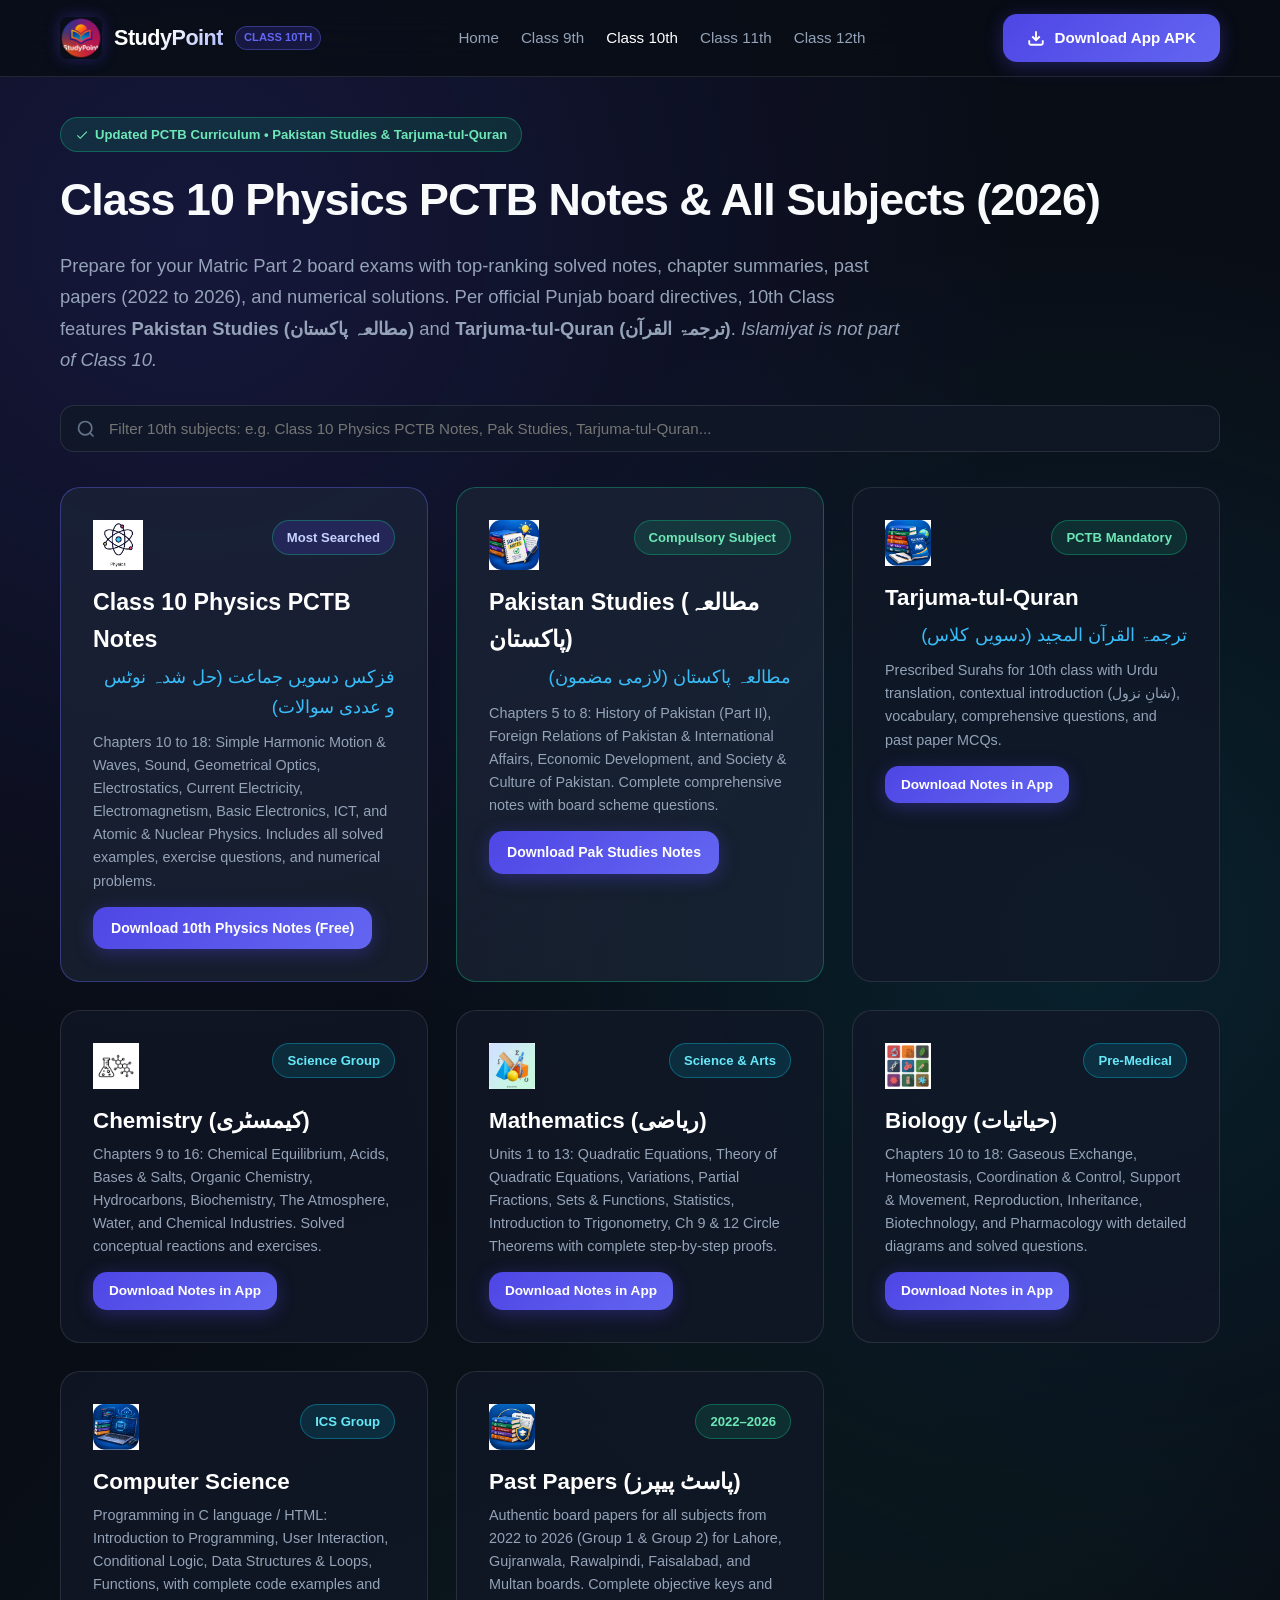
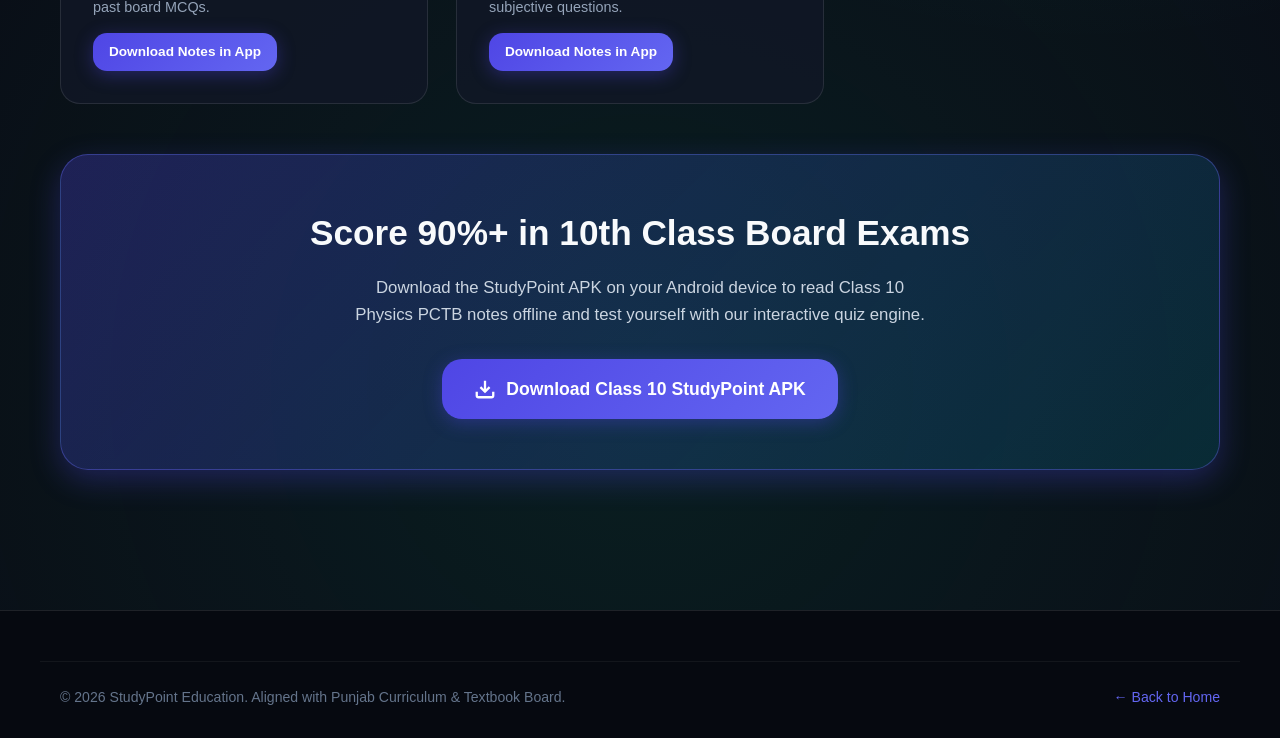
<file: web/class-10-notes.html>
<!DOCTYPE html>
<html lang="en">
<head>
  <meta charset="UTF-8">
  <meta name="viewport" content="width=device-width, initial-scale=1.0, maximum-scale=5.0">
  
  <title>Class 10 Physics PCTB Notes & Solved Papers (2026) | All Subjects | StudyPoint</title>
  <meta name="title" content="Class 10 Physics PCTB Notes & Solved Papers (2026) | All Subjects | StudyPoint">
  <meta name="description" content="Download 100% Free Class 10 Physics PCTB Notes, Class 10 Pakistan Studies Notes, Tarjuma-tul-Quran, Chemistry, Math & 2022-2026 Past Papers for all Punjab Boards.">
  <meta name="keywords" content="Class 10 Physics PCTB Notes, Class 10 Pak Studies Notes, 10th Tarjuma tul Quran, Class 10 Past Papers 2022-2026, Matric Part 2 Notes PDF, Punjab Board 10th Notes, 10th Physics Numerical Solutions">
  <link rel="canonical" href="https://studypoint.pk/class-10-notes.html">
  
  <meta name="theme-color" content="#090d16">
  <meta property="og:type" content="article">
  <meta property="og:url" content="https://studypoint.pk/class-10-notes.html">
  <meta property="og:title" content="Class 10 Physics PCTB Notes, Pak Studies & Past Papers (Free APK)">
  <meta property="og:description" content="Complete 10th Class study material: Class 10 Physics PCTB Notes, Pak Studies, Tarjuma-tul-Quran, Math, Chemistry & 2022-2026 Past Papers. Free APK download on StudyPoint.">
  <meta property="og:image" content="https://studypoint.pk/images/og-preview.svg">
  
  <link rel="icon" type="image/svg+xml" href="images/favicon.svg">
  <link rel="stylesheet" href="css/style.css">

  <!-- Schema.org Course Schema -->
  <script type="application/ld+json">
  {
    "@context": "https://schema.org",
    "@graph": [
      {
        "@type": "Course",
        "name": "Class 10th (Matriculation Part 2) Punjab Curriculum & Textbook Board",
        "description": "Comprehensive Class 10 Physics PCTB notes, Pakistan Studies, Tarjuma-tul-Quran, Mathematics, solved past papers (2022-2026), and MCQs quiz engine.",
        "provider": {
          "@type": "Organization",
          "name": "StudyPoint Education",
          "sameAs": "https://studypoint.pk"
        }
      },
      {
        "@type": "BreadcrumbList",
        "itemListElement": [
          {
            "@type": "ListItem",
            "position": 1,
            "name": "Home",
            "item": "https://studypoint.pk/"
          },
          {
            "@type": "ListItem",
            "position": 2,
            "name": "Class 10th Notes",
            "item": "https://studypoint.pk/class-10-notes.html"
          }
        ]
      }
    ]
  }
  </script>
</head>
<body>

  <!-- Header -->
  <header class="navbar">
    <div class="container nav-container">
      <a href="index.html" class="brand-link">
        <img src="images/app-icon.png" alt="StudyPoint Logo" class="brand-logo-img">
        <span class="brand-title">StudyPoint</span>
        <span class="brand-badge">Class 10th</span>
      </a>

      <ul class="nav-links">
        <li><a href="index.html">Home</a></li>
        <li><a href="class-9-notes.html">Class 9th</a></li>
        <li><a href="class-10-notes.html" class="active">Class 10th</a></li>
        <li><a href="class-11-notes.html">Class 11th</a></li>
        <li><a href="class-12-notes.html">Class 12th</a></li>
      </ul>

      <div class="nav-actions">
        <a href="downloads/studypoint.apk" class="btn btn-primary trigger-download" download="studypoint.apk">
          <svg width="18" height="18" viewBox="0 0 24 24" fill="none" stroke="currentColor" stroke-width="2.5"><path d="M21 15v4a2 2 0 0 1-2 2H5a2 2 0 0 1-2-2v-4"></path><polyline points="7 10 12 15 17 10"></polyline><line x1="12" y1="15" x2="12" y2="3"></line></svg>
          <span>Download App APK</span>
        </a>
      </div>
    </div>
  </header>

  <!-- Page Main Content -->
  <main class="container" style="padding-top: 40px; padding-bottom: 60px;">
    <div style="margin-bottom: 30px;">
      <div class="tag-pill tag-pctb" style="margin-bottom: 12px;">
        <svg width="14" height="14" viewBox="0 0 24 24" fill="currentColor"><path d="M9 16.17L4.83 12l-1.42 1.41L9 19 21 7l-1.41-1.41z"/></svg>
        Updated PCTB Curriculum • Pakistan Studies &amp; Tarjuma-tul-Quran
      </div>
      <h1 style="font-size: 2.8rem; font-weight: 800; letter-spacing: -1px; margin-bottom: 14px;">
        Class 10 Physics PCTB Notes &amp; All Subjects (2026)
      </h1>
      <p style="font-size: 1.15rem; color: var(--text-muted); max-width: 840px; line-height: 1.7;">
        Prepare for your Matric Part 2 board exams with top-ranking solved notes, chapter summaries, past papers (2022 to 2026), and numerical solutions. Per official Punjab board directives, 10th Class features <strong>Pakistan Studies (مطالعہ پاکستان)</strong> and <strong>Tarjuma-tul-Quran (ترجمۃ القرآن)</strong>. <em>Islamiyat is not part of Class 10.</em>
      </p>
    </div>

    <!-- Live Search Filter -->
    <div class="hero-search-box" style="max-width: 100%; margin-bottom: 35px;">
      <svg class="hero-search-icon" width="20" height="20" viewBox="0 0 24 24" fill="none" stroke="currentColor" stroke-width="2"><circle cx="11" cy="11" r="8"></circle><line x1="21" y1="21" x2="16.65" y2="16.65"></line></svg>
      <input type="text" id="searchQuery" class="hero-search-input" placeholder="Filter 10th subjects: e.g. Class 10 Physics PCTB Notes, Pak Studies, Tarjuma-tul-Quran...">
    </div>

    <!-- 10th Subject Grid -->
    <div class="features-grid">

      <!-- Class 10 Physics PCTB Notes (Target Search Focus) -->
      <div class="feature-item subject-search-item" id="physics" style="border-color: rgba(99, 102, 241, 0.4); background: rgba(30, 41, 59, 0.6);">
        <div style="display: flex; justify-content: space-between; align-items: flex-start; margin-bottom: 14px;">
          <img src="images/ic_physics.png" width="50" height="50" alt="Class 10 Physics PCTB Notes">
          <span class="tag-pill tag-pctb" style="background: rgba(79, 70, 229, 0.2); color: #c7d2fe;">Most Searched</span>
        </div>
        <h2 style="font-size: 1.45rem; font-weight: 800; color: #fff; margin-bottom: 4px;">Class 10 Physics PCTB Notes</h2>
        <div style="font-family: var(--font-urdu); font-size: 1.15rem; color: #38bdf8; margin-bottom: 10px; direction: rtl;">
          فزکس دسویں جماعت (حل شدہ نوٹس و عددی سوالات)
        </div>
        <p style="font-size: 0.9rem; color: var(--text-muted); margin-bottom: 14px;">
          Chapters 10 to 18: Simple Harmonic Motion &amp; Waves, Sound, Geometrical Optics, Electrostatics, Current Electricity, Electromagnetism, Basic Electronics, ICT, and Atomic &amp; Nuclear Physics. Includes all solved examples, exercise questions, and numerical problems.
        </p>
        <a href="downloads/studypoint.apk" class="btn btn-primary trigger-download" style="padding: 10px 18px; font-size: 0.88rem;" download="studypoint.apk">
          <span>Download 10th Physics Notes (Free)</span>
        </a>
      </div>

      <!-- Pakistan Studies (Added per PCTB Rules) -->
      <div class="feature-item subject-search-item" id="pakstudies" style="border-color: rgba(16, 185, 129, 0.4); background: rgba(30, 41, 59, 0.6);">
        <div style="display: flex; justify-content: space-between; align-items: flex-start; margin-bottom: 14px;">
          <img src="images/ic_solved_notes.png" width="50" height="50" alt="Pakistan Studies Class 10">
          <span class="tag-pill tag-pctb">Compulsory Subject</span>
        </div>
        <h2 style="font-size: 1.45rem; font-weight: 800; color: #fff; margin-bottom: 4px;">Pakistan Studies (مطالعہ پاکستان)</h2>
        <div style="font-family: var(--font-urdu); font-size: 1.15rem; color: #38bdf8; margin-bottom: 10px; direction: rtl;">
          مطالعہ پاکستان (لازمی مضمون)
        </div>
        <p style="font-size: 0.9rem; color: var(--text-muted); margin-bottom: 14px;">
          Chapters 5 to 8: History of Pakistan (Part II), Foreign Relations of Pakistan &amp; International Affairs, Economic Development, and Society &amp; Culture of Pakistan. Complete comprehensive notes with board scheme questions.
        </p>
        <a href="downloads/studypoint.apk" class="btn btn-primary trigger-download" style="padding: 10px 18px; font-size: 0.88rem;" download="studypoint.apk">
          <span>Download Pak Studies Notes</span>
        </a>
      </div>

      <!-- Tarjuma-tul-Quran -->
      <div class="feature-item subject-search-item" id="tarjuma">
        <div style="display: flex; justify-content: space-between; align-items: flex-start; margin-bottom: 14px;">
          <img src="images/ic_textbook.png" width="46" height="46" alt="Tarjuma tul Quran 10th">
          <span class="tag-pill tag-pctb">PCTB Mandatory</span>
        </div>
        <h2 style="font-size: 1.4rem; font-weight: 800; color: #fff; margin-bottom: 4px;">Tarjuma-tul-Quran</h2>
        <div style="font-family: var(--font-urdu); font-size: 1.15rem; color: #38bdf8; margin-bottom: 10px; direction: rtl;">
          ترجمۃ القرآن المجید (دسویں کلاس)
        </div>
        <p style="font-size: 0.9rem; color: var(--text-muted); margin-bottom: 14px;">
          Prescribed Surahs for 10th class with Urdu translation, contextual introduction (شانِ نزول), vocabulary, comprehensive questions, and past paper MCQs.
        </p>
        <a href="downloads/studypoint.apk" class="btn btn-primary trigger-download" style="padding: 8px 16px; font-size: 0.85rem;" download="studypoint.apk">
          <span>Download Notes in App</span>
        </a>
      </div>

      <!-- Chemistry -->
      <div class="feature-item subject-search-item" id="chemistry">
        <div style="display: flex; justify-content: space-between; align-items: flex-start; margin-bottom: 14px;">
          <img src="images/ic_chemistry.png" width="46" height="46" alt="Chemistry 10th">
          <span class="tag-pill tag-ai">Science Group</span>
        </div>
        <h2 style="font-size: 1.4rem; font-weight: 800; color: #fff; margin-bottom: 4px;">Chemistry (کیمسٹری)</h2>
        <p style="font-size: 0.9rem; color: var(--text-muted); margin-bottom: 14px;">
          Chapters 9 to 16: Chemical Equilibrium, Acids, Bases &amp; Salts, Organic Chemistry, Hydrocarbons, Biochemistry, The Atmosphere, Water, and Chemical Industries. Solved conceptual reactions and exercises.
        </p>
        <a href="downloads/studypoint.apk" class="btn btn-primary trigger-download" style="padding: 8px 16px; font-size: 0.85rem;" download="studypoint.apk">
          <span>Download Notes in App</span>
        </a>
      </div>

      <!-- Mathematics -->
      <div class="feature-item subject-search-item" id="mathematics">
        <div style="display: flex; justify-content: space-between; align-items: flex-start; margin-bottom: 14px;">
          <img src="images/ic_mathematics.png" width="46" height="46" alt="Mathematics 10th">
          <span class="tag-pill tag-ai">Science &amp; Arts</span>
        </div>
        <h2 style="font-size: 1.4rem; font-weight: 800; color: #fff; margin-bottom: 4px;">Mathematics (ریاضی)</h2>
        <p style="font-size: 0.9rem; color: var(--text-muted); margin-bottom: 14px;">
          Units 1 to 13: Quadratic Equations, Theory of Quadratic Equations, Variations, Partial Fractions, Sets &amp; Functions, Statistics, Introduction to Trigonometry, Ch 9 &amp; 12 Circle Theorems with complete step-by-step proofs.
        </p>
        <a href="downloads/studypoint.apk" class="btn btn-primary trigger-download" style="padding: 8px 16px; font-size: 0.85rem;" download="studypoint.apk">
          <span>Download Notes in App</span>
        </a>
      </div>

      <!-- Biology -->
      <div class="feature-item subject-search-item" id="biology">
        <div style="display: flex; justify-content: space-between; align-items: flex-start; margin-bottom: 14px;">
          <img src="images/ic_biology.png" width="46" height="46" alt="Biology 10th">
          <span class="tag-pill tag-ai">Pre-Medical</span>
        </div>
        <h2 style="font-size: 1.4rem; font-weight: 800; color: #fff; margin-bottom: 4px;">Biology (حیاتیات)</h2>
        <p style="font-size: 0.9rem; color: var(--text-muted); margin-bottom: 14px;">
          Chapters 10 to 18: Gaseous Exchange, Homeostasis, Coordination &amp; Control, Support &amp; Movement, Reproduction, Inheritance, Biotechnology, and Pharmacology with detailed diagrams and solved questions.
        </p>
        <a href="downloads/studypoint.apk" class="btn btn-primary trigger-download" style="padding: 8px 16px; font-size: 0.85rem;" download="studypoint.apk">
          <span>Download Notes in App</span>
        </a>
      </div>

      <!-- Computer Science -->
      <div class="feature-item subject-search-item" id="computer">
        <div style="display: flex; justify-content: space-between; align-items: flex-start; margin-bottom: 14px;">
          <img src="images/ic_computer.png" width="46" height="46" alt="Computer Science 10th">
          <span class="tag-pill tag-ai">ICS Group</span>
        </div>
        <h2 style="font-size: 1.4rem; font-weight: 800; color: #fff; margin-bottom: 4px;">Computer Science</h2>
        <p style="font-size: 0.9rem; color: var(--text-muted); margin-bottom: 14px;">
          Programming in C language / HTML: Introduction to Programming, User Interaction, Conditional Logic, Data Structures &amp; Loops, Functions, with complete code examples and past board MCQs.
        </p>
        <a href="downloads/studypoint.apk" class="btn btn-primary trigger-download" style="padding: 8px 16px; font-size: 0.85rem;" download="studypoint.apk">
          <span>Download Notes in App</span>
        </a>
      </div>

      <!-- Past Papers Hub (2022-2026) -->
      <div class="feature-item subject-search-item" id="pastpapers">
        <div style="display: flex; justify-content: space-between; align-items: flex-start; margin-bottom: 14px;">
          <img src="images/ic_pastpaper.png" width="46" height="46" alt="10th Class Past Papers">
          <span class="tag-pill tag-pctb">2022–2026</span>
        </div>
        <h2 style="font-size: 1.4rem; font-weight: 800; color: #fff; margin-bottom: 4px;">Past Papers (پاسٹ پیپرز)</h2>
        <p style="font-size: 0.9rem; color: var(--text-muted); margin-bottom: 14px;">
          Authentic board papers for all subjects from 2022 to 2026 (Group 1 &amp; Group 2) for Lahore, Gujranwala, Rawalpindi, Faisalabad, and Multan boards. Complete objective keys and subjective questions.
        </p>
        <a href="downloads/studypoint.apk" class="btn btn-primary trigger-download" style="padding: 8px 16px; font-size: 0.85rem;" download="studypoint.apk">
          <span>Download Notes in App</span>
        </a>
      </div>

    </div>

    <!-- Download CTA banner -->
    <div class="cta-box" style="margin-top: 50px;">
      <h2 class="cta-box-title">Score 90%+ in 10th Class Board Exams</h2>
      <p class="cta-box-subtitle">
        Download the StudyPoint APK on your Android device to read Class 10 Physics PCTB notes offline and test yourself with our interactive quiz engine.
      </p>
      <a href="downloads/studypoint.apk" class="btn btn-primary btn-lg trigger-download" download="studypoint.apk">
        <svg width="22" height="22" viewBox="0 0 24 24" fill="none" stroke="currentColor" stroke-width="2.5"><path d="M21 15v4a2 2 0 0 1-2 2H5a2 2 0 0 1-2-2v-4"></path><polyline points="7 10 12 15 17 10"></polyline><line x1="12" y1="15" x2="12" y2="3"></line></svg>
        <span>Download Class 10 StudyPoint APK</span>
      </a>
    </div>
  </main>

  <!-- Footer -->
  <footer>
    <div class="container footer-bottom">
      <div>&copy; 2026 StudyPoint Education. Aligned with Punjab Curriculum &amp; Textbook Board.</div>
      <div><a href="index.html" style="color: var(--primary-light); text-decoration: none;">← Back to Home</a></div>
    </div>
  </footer>

  <script src="js/app.js"></script>
</body>
</html>
</file>
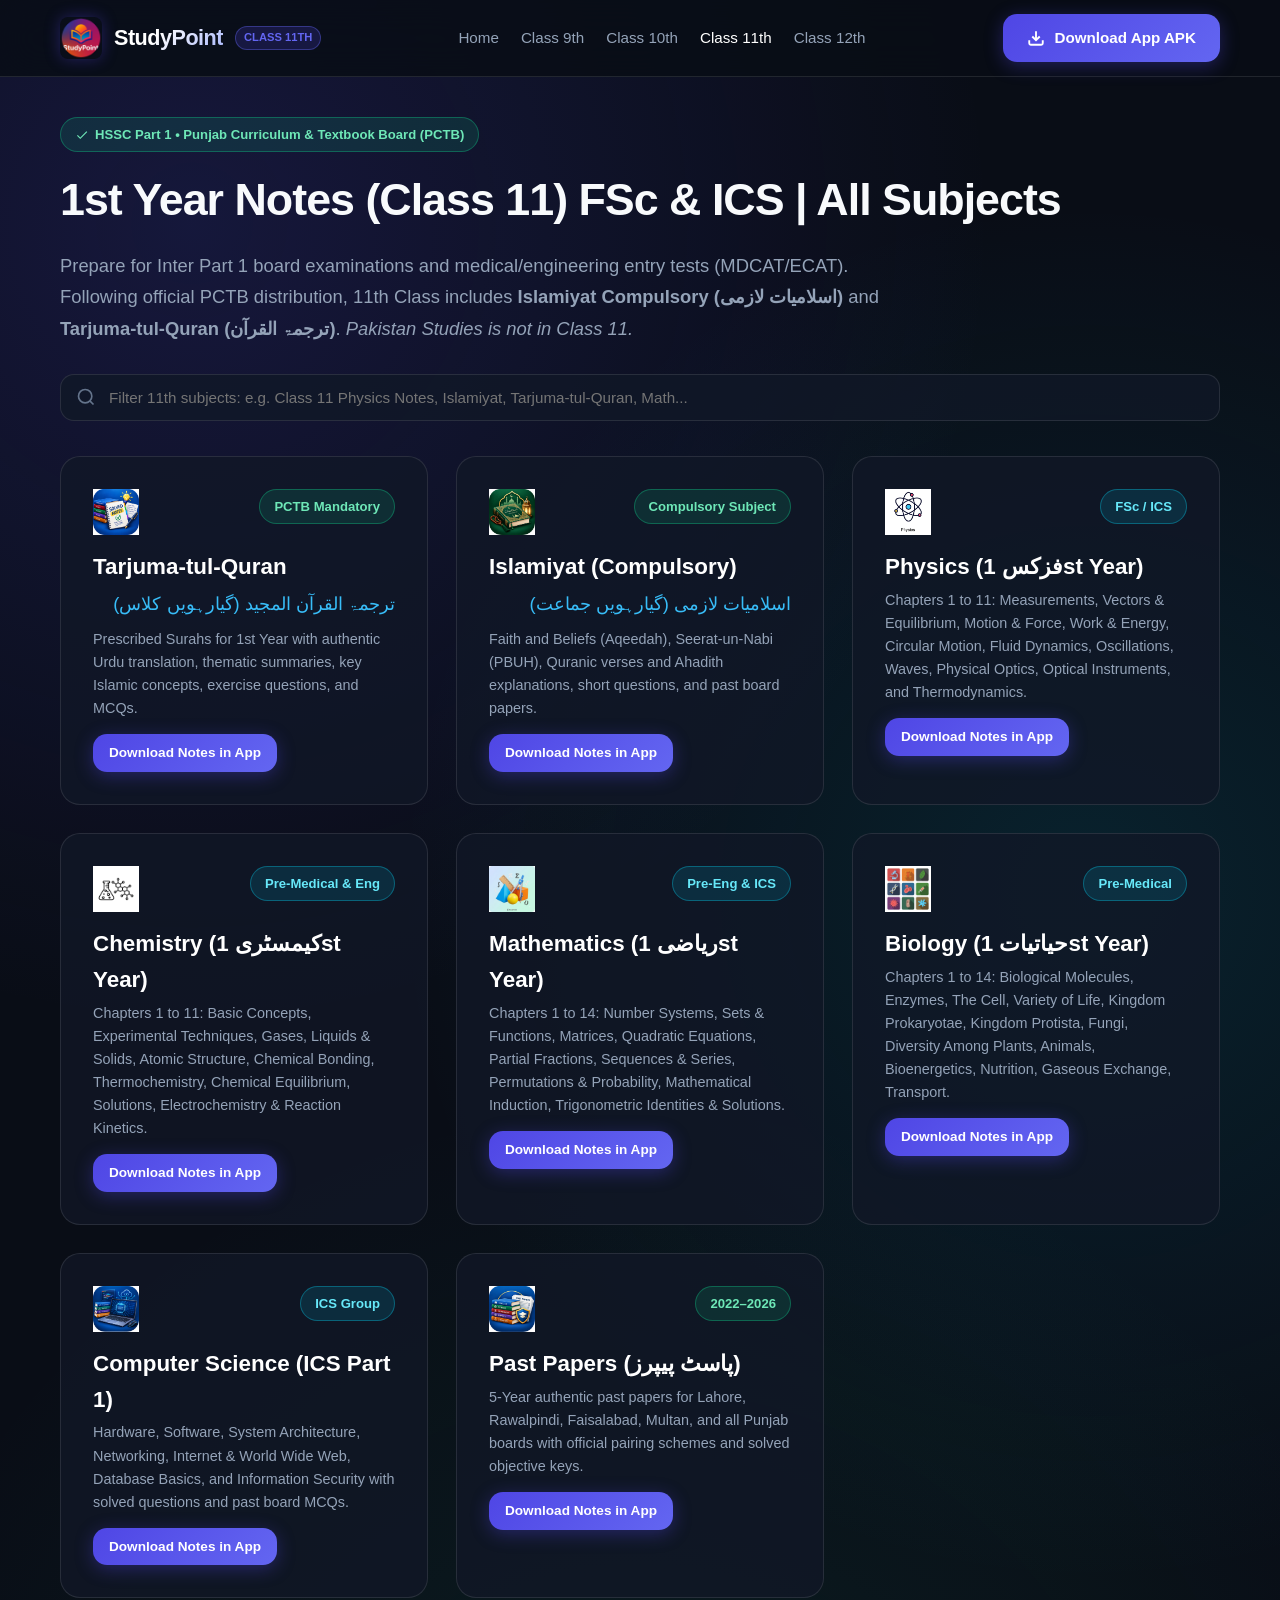
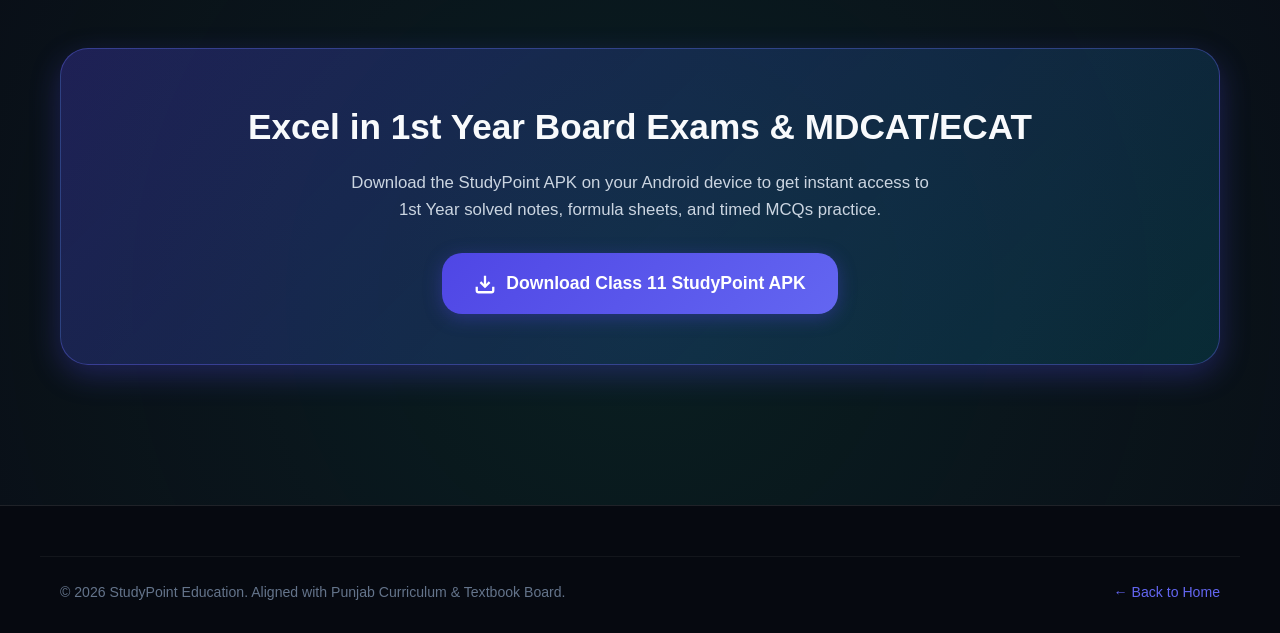
<file: web/class-11-notes.html>
<!DOCTYPE html>
<html lang="en">
<head>
  <meta charset="UTF-8">
  <meta name="viewport" content="width=device-width, initial-scale=1.0, maximum-scale=5.0">
  
  <title>1st Year Notes (Class 11) FSc, ICS & FA - Punjab Board PCTB | StudyPoint</title>
  <meta name="title" content="1st Year Notes (Class 11) FSc, ICS & FA - Punjab Board PCTB | StudyPoint">
  <meta name="description" content="Download 100% Free 1st Year / Class 11 Notes for Punjab Board (PCTB). Physics, Chemistry, Biology, Mathematics, Islamiyat Compulsory & Tarjuma-tul-Quran with 2022-2026 Past Papers.">
  <meta name="keywords" content="1st Year Notes FSC ICS, Class 11 Physics Notes, 11th Class Islamiyat Notes, 11th Tarjuma tul Quran, Inter Part 1 Punjab Board Notes, 1st Year Past Papers 2022-2026, 11th Math Solved Exercises">
  <link rel="canonical" href="https://studypoint.pk/class-11-notes.html">
  
  <meta name="theme-color" content="#090d16">
  <meta property="og:type" content="article">
  <meta property="og:url" content="https://studypoint.pk/class-11-notes.html">
  <meta property="og:title" content="1st Year Notes (Class 11) FSc & ICS - Solved Notes, Past Papers & AI Tutor">
  <meta property="og:description" content="Complete 11th Class (1st Year) study material: Physics, Chemistry, Math, Islamiyat, Tarjuma-tul-Quran & Past Papers. Download Free APK.">
  <meta property="og:image" content="https://studypoint.pk/images/og-preview.svg">
  
  <link rel="icon" type="image/svg+xml" href="images/favicon.svg">
  <link rel="stylesheet" href="css/style.css">

  <script type="application/ld+json">
  {
    "@context": "https://schema.org",
    "@graph": [
      {
        "@type": "Course",
        "name": "Class 11th (Intermediate Part 1 / 1st Year) FSc, ICS, FA & I.Com",
        "description": "Comprehensive curriculum notes, solved numericals, past papers (2022-2026), and entry test MCQs for 1st Year students across all Punjab educational boards.",
        "provider": {
          "@type": "Organization",
          "name": "StudyPoint Education",
          "sameAs": "https://studypoint.pk"
        }
      },
      {
        "@type": "BreadcrumbList",
        "itemListElement": [
          {
            "@type": "ListItem",
            "position": 1,
            "name": "Home",
            "item": "https://studypoint.pk/"
          },
          {
            "@type": "ListItem",
            "position": 2,
            "name": "Class 11th Notes",
            "item": "https://studypoint.pk/class-11-notes.html"
          }
        ]
      }
    ]
  }
  </script>
</head>
<body>

  <!-- Header -->
  <header class="navbar">
    <div class="container nav-container">
      <a href="index.html" class="brand-link">
        <img src="images/app-icon.png" alt="StudyPoint Logo" class="brand-logo-img">
        <span class="brand-title">StudyPoint</span>
        <span class="brand-badge">Class 11th</span>
      </a>

      <ul class="nav-links">
        <li><a href="index.html">Home</a></li>
        <li><a href="class-9-notes.html">Class 9th</a></li>
        <li><a href="class-10-notes.html">Class 10th</a></li>
        <li><a href="class-11-notes.html" class="active">Class 11th</a></li>
        <li><a href="class-12-notes.html">Class 12th</a></li>
      </ul>

      <div class="nav-actions">
        <a href="downloads/studypoint.apk" class="btn btn-primary trigger-download" download="studypoint.apk">
          <svg width="18" height="18" viewBox="0 0 24 24" fill="none" stroke="currentColor" stroke-width="2.5"><path d="M21 15v4a2 2 0 0 1-2 2H5a2 2 0 0 1-2-2v-4"></path><polyline points="7 10 12 15 17 10"></polyline><line x1="12" y1="15" x2="12" y2="3"></line></svg>
          <span>Download App APK</span>
        </a>
      </div>
    </div>
  </header>

  <!-- Page Main Content -->
  <main class="container" style="padding-top: 40px; padding-bottom: 60px;">
    <div style="margin-bottom: 30px;">
      <div class="tag-pill tag-pctb" style="margin-bottom: 12px;">
        <svg width="14" height="14" viewBox="0 0 24 24" fill="currentColor"><path d="M9 16.17L4.83 12l-1.42 1.41L9 19 21 7l-1.41-1.41z"/></svg>
        HSSC Part 1 • Punjab Curriculum &amp; Textbook Board (PCTB)
      </div>
      <h1 style="font-size: 2.8rem; font-weight: 800; letter-spacing: -1px; margin-bottom: 14px;">
        1st Year Notes (Class 11) FSc &amp; ICS | All Subjects
      </h1>
      <p style="font-size: 1.15rem; color: var(--text-muted); max-width: 840px; line-height: 1.7;">
        Prepare for Inter Part 1 board examinations and medical/engineering entry tests (MDCAT/ECAT). Following official PCTB distribution, 11th Class includes <strong>Islamiyat Compulsory (اسلامیات لازمی)</strong> and <strong>Tarjuma-tul-Quran (ترجمۃ القرآن)</strong>. <em>Pakistan Studies is not in Class 11.</em>
      </p>
    </div>

    <!-- Live Search Filter -->
    <div class="hero-search-box" style="max-width: 100%; margin-bottom: 35px;">
      <svg class="hero-search-icon" width="20" height="20" viewBox="0 0 24 24" fill="none" stroke="currentColor" stroke-width="2"><circle cx="11" cy="11" r="8"></circle><line x1="21" y1="21" x2="16.65" y2="16.65"></line></svg>
      <input type="text" id="searchQuery" class="hero-search-input" placeholder="Filter 11th subjects: e.g. Class 11 Physics Notes, Islamiyat, Tarjuma-tul-Quran, Math...">
    </div>

    <!-- 11th Subject Grid -->
    <div class="features-grid">

      <!-- Tarjuma-tul-Quran -->
      <div class="feature-item subject-search-item" id="tarjuma">
        <div style="display: flex; justify-content: space-between; align-items: flex-start; margin-bottom: 14px;">
          <img src="images/ic_solved_notes.png" width="46" height="46" alt="Tarjuma tul Quran 11th">
          <span class="tag-pill tag-pctb">PCTB Mandatory</span>
        </div>
        <h2 style="font-size: 1.4rem; font-weight: 800; color: #fff; margin-bottom: 4px;">Tarjuma-tul-Quran</h2>
        <div style="font-family: var(--font-urdu); font-size: 1.15rem; color: #38bdf8; margin-bottom: 10px; direction: rtl;">
          ترجمۃ القرآن المجید (گیارہویں کلاس)
        </div>
        <p style="font-size: 0.9rem; color: var(--text-muted); margin-bottom: 14px;">
          Prescribed Surahs for 1st Year with authentic Urdu translation, thematic summaries, key Islamic concepts, exercise questions, and MCQs.
        </p>
        <a href="downloads/studypoint.apk" class="btn btn-primary trigger-download" style="padding: 8px 16px; font-size: 0.85rem;" download="studypoint.apk">
          <span>Download Notes in App</span>
        </a>
      </div>

      <!-- Islamiyat Compulsory -->
      <div class="feature-item subject-search-item" id="islamiyat">
        <div style="display: flex; justify-content: space-between; align-items: flex-start; margin-bottom: 14px;">
          <img src="images/ic_islamiyat.png" width="46" height="46" alt="Islamiyat 11th">
          <span class="tag-pill tag-pctb">Compulsory Subject</span>
        </div>
        <h2 style="font-size: 1.4rem; font-weight: 800; color: #fff; margin-bottom: 4px;">Islamiyat (Compulsory)</h2>
        <div style="font-family: var(--font-urdu); font-size: 1.15rem; color: #38bdf8; margin-bottom: 10px; direction: rtl;">
          اسلامیات لازمی (گیارہویں جماعت)
        </div>
        <p style="font-size: 0.9rem; color: var(--text-muted); margin-bottom: 14px;">
          Faith and Beliefs (Aqeedah), Seerat-un-Nabi (PBUH), Quranic verses and Ahadith explanations, short questions, and past board papers.
        </p>
        <a href="downloads/studypoint.apk" class="btn btn-primary trigger-download" style="padding: 8px 16px; font-size: 0.85rem;" download="studypoint.apk">
          <span>Download Notes in App</span>
        </a>
      </div>

      <!-- Physics -->
      <div class="feature-item subject-search-item" id="physics">
        <div style="display: flex; justify-content: space-between; align-items: flex-start; margin-bottom: 14px;">
          <img src="images/ic_physics.png" width="46" height="46" alt="Physics 11th">
          <span class="tag-pill tag-ai">FSc / ICS</span>
        </div>
        <h2 style="font-size: 1.4rem; font-weight: 800; color: #fff; margin-bottom: 4px;">Physics (فزکس 1st Year)</h2>
        <p style="font-size: 0.9rem; color: var(--text-muted); margin-bottom: 14px;">
          Chapters 1 to 11: Measurements, Vectors &amp; Equilibrium, Motion &amp; Force, Work &amp; Energy, Circular Motion, Fluid Dynamics, Oscillations, Waves, Physical Optics, Optical Instruments, and Thermodynamics.
        </p>
        <a href="downloads/studypoint.apk" class="btn btn-primary trigger-download" style="padding: 8px 16px; font-size: 0.85rem;" download="studypoint.apk">
          <span>Download Notes in App</span>
        </a>
      </div>

      <!-- Chemistry -->
      <div class="feature-item subject-search-item" id="chemistry">
        <div style="display: flex; justify-content: space-between; align-items: flex-start; margin-bottom: 14px;">
          <img src="images/ic_chemistry.png" width="46" height="46" alt="Chemistry 11th">
          <span class="tag-pill tag-ai">Pre-Medical &amp; Eng</span>
        </div>
        <h2 style="font-size: 1.4rem; font-weight: 800; color: #fff; margin-bottom: 4px;">Chemistry (کیمسٹری 1st Year)</h2>
        <p style="font-size: 0.9rem; color: var(--text-muted); margin-bottom: 14px;">
          Chapters 1 to 11: Basic Concepts, Experimental Techniques, Gases, Liquids &amp; Solids, Atomic Structure, Chemical Bonding, Thermochemistry, Chemical Equilibrium, Solutions, Electrochemistry &amp; Reaction Kinetics.
        </p>
        <a href="downloads/studypoint.apk" class="btn btn-primary trigger-download" style="padding: 8px 16px; font-size: 0.85rem;" download="studypoint.apk">
          <span>Download Notes in App</span>
        </a>
      </div>

      <!-- Mathematics -->
      <div class="feature-item subject-search-item" id="mathematics">
        <div style="display: flex; justify-content: space-between; align-items: flex-start; margin-bottom: 14px;">
          <img src="images/ic_mathematics.png" width="46" height="46" alt="Math 11th">
          <span class="tag-pill tag-ai">Pre-Eng &amp; ICS</span>
        </div>
        <h2 style="font-size: 1.4rem; font-weight: 800; color: #fff; margin-bottom: 4px;">Mathematics (ریاضی 1st Year)</h2>
        <p style="font-size: 0.9rem; color: var(--text-muted); margin-bottom: 14px;">
          Chapters 1 to 14: Number Systems, Sets &amp; Functions, Matrices, Quadratic Equations, Partial Fractions, Sequences &amp; Series, Permutations &amp; Probability, Mathematical Induction, Trigonometric Identities &amp; Solutions.
        </p>
        <a href="downloads/studypoint.apk" class="btn btn-primary trigger-download" style="padding: 8px 16px; font-size: 0.85rem;" download="studypoint.apk">
          <span>Download Notes in App</span>
        </a>
      </div>

      <!-- Biology -->
      <div class="feature-item subject-search-item" id="biology">
        <div style="display: flex; justify-content: space-between; align-items: flex-start; margin-bottom: 14px;">
          <img src="images/ic_biology.png" width="46" height="46" alt="Biology 11th">
          <span class="tag-pill tag-ai">Pre-Medical</span>
        </div>
        <h2 style="font-size: 1.4rem; font-weight: 800; color: #fff; margin-bottom: 4px;">Biology (حیاتیات 1st Year)</h2>
        <p style="font-size: 0.9rem; color: var(--text-muted); margin-bottom: 14px;">
          Chapters 1 to 14: Biological Molecules, Enzymes, The Cell, Variety of Life, Kingdom Prokaryotae, Kingdom Protista, Fungi, Diversity Among Plants, Animals, Bioenergetics, Nutrition, Gaseous Exchange, Transport.
        </p>
        <a href="downloads/studypoint.apk" class="btn btn-primary trigger-download" style="padding: 8px 16px; font-size: 0.85rem;" download="studypoint.apk">
          <span>Download Notes in App</span>
        </a>
      </div>

      <!-- Computer Science -->
      <div class="feature-item subject-search-item" id="computer">
        <div style="display: flex; justify-content: space-between; align-items: flex-start; margin-bottom: 14px;">
          <img src="images/ic_computer.png" width="46" height="46" alt="Computer Science 11th">
          <span class="tag-pill tag-ai">ICS Group</span>
        </div>
        <h2 style="font-size: 1.4rem; font-weight: 800; color: #fff; margin-bottom: 4px;">Computer Science (ICS Part 1)</h2>
        <p style="font-size: 0.9rem; color: var(--text-muted); margin-bottom: 14px;">
          Hardware, Software, System Architecture, Networking, Internet &amp; World Wide Web, Database Basics, and Information Security with solved questions and past board MCQs.
        </p>
        <a href="downloads/studypoint.apk" class="btn btn-primary trigger-download" style="padding: 8px 16px; font-size: 0.85rem;" download="studypoint.apk">
          <span>Download Notes in App</span>
        </a>
      </div>

      <!-- Past Papers Hub (2022-2026) -->
      <div class="feature-item subject-search-item" id="pastpapers">
        <div style="display: flex; justify-content: space-between; align-items: flex-start; margin-bottom: 14px;">
          <img src="images/ic_pastpaper.png" width="46" height="46" alt="11th Class Past Papers">
          <span class="tag-pill tag-pctb">2022–2026</span>
        </div>
        <h2 style="font-size: 1.4rem; font-weight: 800; color: #fff; margin-bottom: 4px;">Past Papers (پاسٹ پیپرز)</h2>
        <p style="font-size: 0.9rem; color: var(--text-muted); margin-bottom: 14px;">
          5-Year authentic past papers for Lahore, Rawalpindi, Faisalabad, Multan, and all Punjab boards with official pairing schemes and solved objective keys.
        </p>
        <a href="downloads/studypoint.apk" class="btn btn-primary trigger-download" style="padding: 8px 16px; font-size: 0.85rem;" download="studypoint.apk">
          <span>Download Notes in App</span>
        </a>
      </div>

    </div>

    <!-- Download CTA banner -->
    <div class="cta-box" style="margin-top: 50px;">
      <h2 class="cta-box-title">Excel in 1st Year Board Exams &amp; MDCAT/ECAT</h2>
      <p class="cta-box-subtitle">
        Download the StudyPoint APK on your Android device to get instant access to 1st Year solved notes, formula sheets, and timed MCQs practice.
      </p>
      <a href="downloads/studypoint.apk" class="btn btn-primary btn-lg trigger-download" download="studypoint.apk">
        <svg width="22" height="22" viewBox="0 0 24 24" fill="none" stroke="currentColor" stroke-width="2.5"><path d="M21 15v4a2 2 0 0 1-2 2H5a2 2 0 0 1-2-2v-4"></path><polyline points="7 10 12 15 17 10"></polyline><line x1="12" y1="15" x2="12" y2="3"></line></svg>
        <span>Download Class 11 StudyPoint APK</span>
      </a>
    </div>
  </main>

  <!-- Footer -->
  <footer>
    <div class="container footer-bottom">
      <div>&copy; 2026 StudyPoint Education. Aligned with Punjab Curriculum &amp; Textbook Board.</div>
      <div><a href="index.html" style="color: var(--primary-light); text-decoration: none;">← Back to Home</a></div>
    </div>
  </footer>

  <script src="js/app.js"></script>
</body>
</html>
</file>
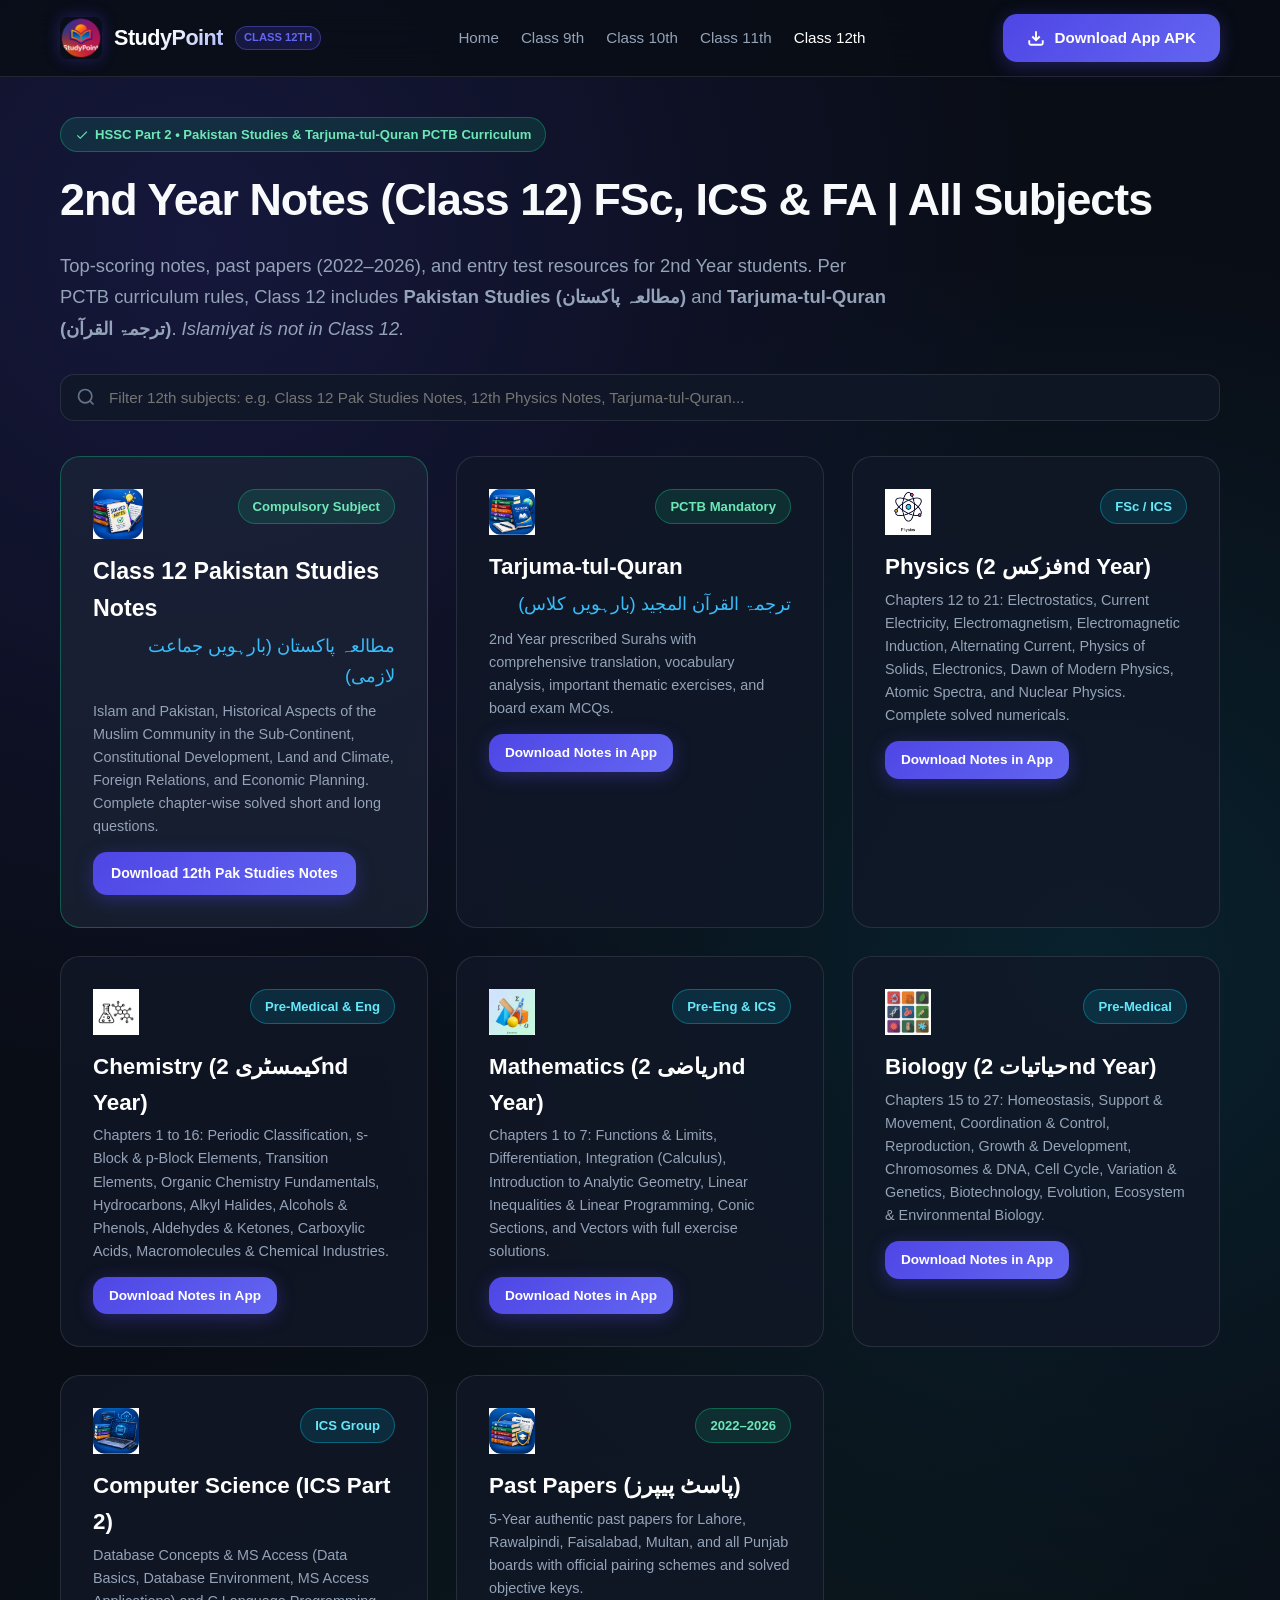
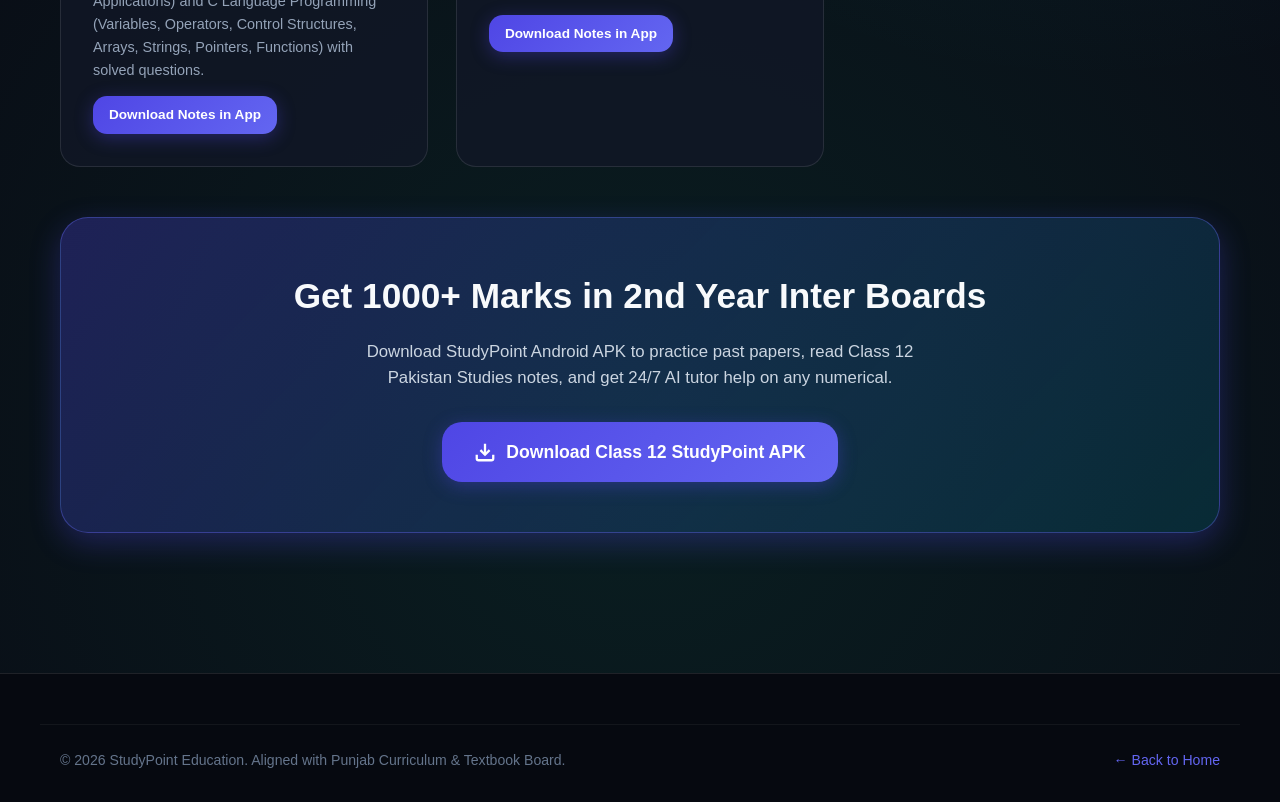
<file: web/class-12-notes.html>
<!DOCTYPE html>
<html lang="en">
<head>
  <meta charset="UTF-8">
  <meta name="viewport" content="width=device-width, initial-scale=1.0, maximum-scale=5.0">
  
  <title>2nd Year Notes (Class 12) FSc, ICS & FA - Pak Studies & Physics | StudyPoint</title>
  <meta name="title" content="2nd Year Notes (Class 12) FSc, ICS & FA - Pak Studies & Physics | StudyPoint">
  <meta name="description" content="Download 100% Free 2nd Year (Class 12) Notes for Punjab Board (PCTB). Physics, Chemistry, Biology, Math, Pakistan Studies & Tarjuma-tul-Quran with 2022-2026 Past Papers.">
  <meta name="keywords" content="2nd Year Notes FSC ICS, Class 12 Pak Studies Notes, 12th Physics Notes, Inter Part 2 Punjab Board Past Papers, 2nd Year Math Solved Calculus, 12th Tarjuma tul Quran Notes">
  <link rel="canonical" href="https://studypoint.pk/class-12-notes.html">
  
  <meta name="theme-color" content="#090d16">
  <meta property="og:type" content="article">
  <meta property="og:url" content="https://studypoint.pk/class-12-notes.html">
  <meta property="og:title" content="2nd Year Notes (Class 12) FSc & ICS - Solved Notes, Past Papers & AI Tutor">
  <meta property="og:description" content="Complete 12th Class (2nd Year) study material: Physics, Chemistry, Math, Pakistan Studies, Tarjuma-tul-Quran & Past Papers. Download Free APK.">
  <meta property="og:image" content="https://studypoint.pk/images/og-preview.svg">
  
  <link rel="icon" type="image/svg+xml" href="images/favicon.svg">
  <link rel="stylesheet" href="css/style.css">

  <script type="application/ld+json">
  {
    "@context": "https://schema.org",
    "@graph": [
      {
        "@type": "Course",
        "name": "Class 12th (Intermediate Part 2 / 2nd Year) FSc, ICS, FA & I.Com",
        "description": "Comprehensive curriculum notes, calculus solutions, solved past papers (2022-2026), and entry test MCQs for 2nd Year students across all Punjab educational boards.",
        "provider": {
          "@type": "Organization",
          "name": "StudyPoint Education",
          "sameAs": "https://studypoint.pk"
        }
      },
      {
        "@type": "BreadcrumbList",
        "itemListElement": [
          {
            "@type": "ListItem",
            "position": 1,
            "name": "Home",
            "item": "https://studypoint.pk/"
          },
          {
            "@type": "ListItem",
            "position": 2,
            "name": "Class 12th Notes",
            "item": "https://studypoint.pk/class-12-notes.html"
          }
        ]
      }
    ]
  }
  </script>
</head>
<body>

  <!-- Header -->
  <header class="navbar">
    <div class="container nav-container">
      <a href="index.html" class="brand-link">
        <img src="images/app-icon.png" alt="StudyPoint Logo" class="brand-logo-img">
        <span class="brand-title">StudyPoint</span>
        <span class="brand-badge">Class 12th</span>
      </a>

      <ul class="nav-links">
        <li><a href="index.html">Home</a></li>
        <li><a href="class-9-notes.html">Class 9th</a></li>
        <li><a href="class-10-notes.html">Class 10th</a></li>
        <li><a href="class-11-notes.html">Class 11th</a></li>
        <li><a href="class-12-notes.html" class="active">Class 12th</a></li>
      </ul>

      <div class="nav-actions">
        <a href="downloads/studypoint.apk" class="btn btn-primary trigger-download" download="studypoint.apk">
          <svg width="18" height="18" viewBox="0 0 24 24" fill="none" stroke="currentColor" stroke-width="2.5"><path d="M21 15v4a2 2 0 0 1-2 2H5a2 2 0 0 1-2-2v-4"></path><polyline points="7 10 12 15 17 10"></polyline><line x1="12" y1="15" x2="12" y2="3"></line></svg>
          <span>Download App APK</span>
        </a>
      </div>
    </div>
  </header>

  <!-- Page Main Content -->
  <main class="container" style="padding-top: 40px; padding-bottom: 60px;">
    <div style="margin-bottom: 30px;">
      <div class="tag-pill tag-pctb" style="margin-bottom: 12px;">
        <svg width="14" height="14" viewBox="0 0 24 24" fill="currentColor"><path d="M9 16.17L4.83 12l-1.42 1.41L9 19 21 7l-1.41-1.41z"/></svg>
        HSSC Part 2 • Pakistan Studies &amp; Tarjuma-tul-Quran PCTB Curriculum
      </div>
      <h1 style="font-size: 2.8rem; font-weight: 800; letter-spacing: -1px; margin-bottom: 14px;">
        2nd Year Notes (Class 12) FSc, ICS &amp; FA | All Subjects
      </h1>
      <p style="font-size: 1.15rem; color: var(--text-muted); max-width: 840px; line-height: 1.7;">
        Top-scoring notes, past papers (2022–2026), and entry test resources for 2nd Year students. Per PCTB curriculum rules, Class 12 includes <strong>Pakistan Studies (مطالعہ پاکستان)</strong> and <strong>Tarjuma-tul-Quran (ترجمۃ القرآن)</strong>. <em>Islamiyat is not in Class 12.</em>
      </p>
    </div>

    <!-- Live Search Filter -->
    <div class="hero-search-box" style="max-width: 100%; margin-bottom: 35px;">
      <svg class="hero-search-icon" width="20" height="20" viewBox="0 0 24 24" fill="none" stroke="currentColor" stroke-width="2"><circle cx="11" cy="11" r="8"></circle><line x1="21" y1="21" x2="16.65" y2="16.65"></line></svg>
      <input type="text" id="searchQuery" class="hero-search-input" placeholder="Filter 12th subjects: e.g. Class 12 Pak Studies Notes, 12th Physics Notes, Tarjuma-tul-Quran...">
    </div>

    <!-- 12th Subject Grid -->
    <div class="features-grid">

      <!-- Pakistan Studies (Class 12 PCTB Mandatory) -->
      <div class="feature-item subject-search-item" id="pakstudies" style="border-color: rgba(16, 185, 129, 0.4); background: rgba(30, 41, 59, 0.6);">
        <div style="display: flex; justify-content: space-between; align-items: flex-start; margin-bottom: 14px;">
          <img src="images/ic_solved_notes.png" width="50" height="50" alt="Class 12 Pak Studies Notes">
          <span class="tag-pill tag-pctb">Compulsory Subject</span>
        </div>
        <h2 style="font-size: 1.45rem; font-weight: 800; color: #fff; margin-bottom: 4px;">Class 12 Pakistan Studies Notes</h2>
        <div style="font-family: var(--font-urdu); font-size: 1.15rem; color: #38bdf8; margin-bottom: 10px; direction: rtl;">
          مطالعہ پاکستان (بارہویں جماعت لازمی)
        </div>
        <p style="font-size: 0.9rem; color: var(--text-muted); margin-bottom: 14px;">
          Islam and Pakistan, Historical Aspects of the Muslim Community in the Sub-Continent, Constitutional Development, Land and Climate, Foreign Relations, and Economic Planning. Complete chapter-wise solved short and long questions.
        </p>
        <a href="downloads/studypoint.apk" class="btn btn-primary trigger-download" style="padding: 10px 18px; font-size: 0.88rem;" download="studypoint.apk">
          <span>Download 12th Pak Studies Notes</span>
        </a>
      </div>

      <!-- Tarjuma-tul-Quran -->
      <div class="feature-item subject-search-item" id="tarjuma">
        <div style="display: flex; justify-content: space-between; align-items: flex-start; margin-bottom: 14px;">
          <img src="images/ic_textbook.png" width="46" height="46" alt="Tarjuma tul Quran 12th">
          <span class="tag-pill tag-pctb">PCTB Mandatory</span>
        </div>
        <h2 style="font-size: 1.4rem; font-weight: 800; color: #fff; margin-bottom: 4px;">Tarjuma-tul-Quran</h2>
        <div style="font-family: var(--font-urdu); font-size: 1.15rem; color: #38bdf8; margin-bottom: 10px; direction: rtl;">
          ترجمۃ القرآن المجید (بارہویں کلاس)
        </div>
        <p style="font-size: 0.9rem; color: var(--text-muted); margin-bottom: 14px;">
          2nd Year prescribed Surahs with comprehensive translation, vocabulary analysis, important thematic exercises, and board exam MCQs.
        </p>
        <a href="downloads/studypoint.apk" class="btn btn-primary trigger-download" style="padding: 8px 16px; font-size: 0.85rem;" download="studypoint.apk">
          <span>Download Notes in App</span>
        </a>
      </div>

      <!-- Physics -->
      <div class="feature-item subject-search-item" id="physics">
        <div style="display: flex; justify-content: space-between; align-items: flex-start; margin-bottom: 14px;">
          <img src="images/ic_physics.png" width="46" height="46" alt="Physics 12th">
          <span class="tag-pill tag-ai">FSc / ICS</span>
        </div>
        <h2 style="font-size: 1.4rem; font-weight: 800; color: #fff; margin-bottom: 4px;">Physics (فزکس 2nd Year)</h2>
        <p style="font-size: 0.9rem; color: var(--text-muted); margin-bottom: 14px;">
          Chapters 12 to 21: Electrostatics, Current Electricity, Electromagnetism, Electromagnetic Induction, Alternating Current, Physics of Solids, Electronics, Dawn of Modern Physics, Atomic Spectra, and Nuclear Physics. Complete solved numericals.
        </p>
        <a href="downloads/studypoint.apk" class="btn btn-primary trigger-download" style="padding: 8px 16px; font-size: 0.85rem;" download="studypoint.apk">
          <span>Download Notes in App</span>
        </a>
      </div>

      <!-- Chemistry -->
      <div class="feature-item subject-search-item" id="chemistry">
        <div style="display: flex; justify-content: space-between; align-items: flex-start; margin-bottom: 14px;">
          <img src="images/ic_chemistry.png" width="46" height="46" alt="Chemistry 12th">
          <span class="tag-pill tag-ai">Pre-Medical &amp; Eng</span>
        </div>
        <h2 style="font-size: 1.4rem; font-weight: 800; color: #fff; margin-bottom: 4px;">Chemistry (کیمسٹری 2nd Year)</h2>
        <p style="font-size: 0.9rem; color: var(--text-muted); margin-bottom: 14px;">
          Chapters 1 to 16: Periodic Classification, s-Block &amp; p-Block Elements, Transition Elements, Organic Chemistry Fundamentals, Hydrocarbons, Alkyl Halides, Alcohols &amp; Phenols, Aldehydes &amp; Ketones, Carboxylic Acids, Macromolecules &amp; Chemical Industries.
        </p>
        <a href="downloads/studypoint.apk" class="btn btn-primary trigger-download" style="padding: 8px 16px; font-size: 0.85rem;" download="studypoint.apk">
          <span>Download Notes in App</span>
        </a>
      </div>

      <!-- Mathematics -->
      <div class="feature-item subject-search-item" id="mathematics">
        <div style="display: flex; justify-content: space-between; align-items: flex-start; margin-bottom: 14px;">
          <img src="images/ic_mathematics.png" width="46" height="46" alt="Math 12th">
          <span class="tag-pill tag-ai">Pre-Eng &amp; ICS</span>
        </div>
        <h2 style="font-size: 1.4rem; font-weight: 800; color: #fff; margin-bottom: 4px;">Mathematics (ریاضی 2nd Year)</h2>
        <p style="font-size: 0.9rem; color: var(--text-muted); margin-bottom: 14px;">
          Chapters 1 to 7: Functions &amp; Limits, Differentiation, Integration (Calculus), Introduction to Analytic Geometry, Linear Inequalities &amp; Linear Programming, Conic Sections, and Vectors with full exercise solutions.
        </p>
        <a href="downloads/studypoint.apk" class="btn btn-primary trigger-download" style="padding: 8px 16px; font-size: 0.85rem;" download="studypoint.apk">
          <span>Download Notes in App</span>
        </a>
      </div>

      <!-- Biology -->
      <div class="feature-item subject-search-item" id="biology">
        <div style="display: flex; justify-content: space-between; align-items: flex-start; margin-bottom: 14px;">
          <img src="images/ic_biology.png" width="46" height="46" alt="Biology 12th">
          <span class="tag-pill tag-ai">Pre-Medical</span>
        </div>
        <h2 style="font-size: 1.4rem; font-weight: 800; color: #fff; margin-bottom: 4px;">Biology (حیاتیات 2nd Year)</h2>
        <p style="font-size: 0.9rem; color: var(--text-muted); margin-bottom: 14px;">
          Chapters 15 to 27: Homeostasis, Support &amp; Movement, Coordination &amp; Control, Reproduction, Growth &amp; Development, Chromosomes &amp; DNA, Cell Cycle, Variation &amp; Genetics, Biotechnology, Evolution, Ecosystem &amp; Environmental Biology.
        </p>
        <a href="downloads/studypoint.apk" class="btn btn-primary trigger-download" style="padding: 8px 16px; font-size: 0.85rem;" download="studypoint.apk">
          <span>Download Notes in App</span>
        </a>
      </div>

      <!-- Computer Science -->
      <div class="feature-item subject-search-item" id="computer">
        <div style="display: flex; justify-content: space-between; align-items: flex-start; margin-bottom: 14px;">
          <img src="images/ic_computer.png" width="46" height="46" alt="Computer Science 12th">
          <span class="tag-pill tag-ai">ICS Group</span>
        </div>
        <h2 style="font-size: 1.4rem; font-weight: 800; color: #fff; margin-bottom: 4px;">Computer Science (ICS Part 2)</h2>
        <p style="font-size: 0.9rem; color: var(--text-muted); margin-bottom: 14px;">
          Database Concepts &amp; MS Access (Data Basics, Database Environment, MS Access Applications) and C Language Programming (Variables, Operators, Control Structures, Arrays, Strings, Pointers, Functions) with solved questions.
        </p>
        <a href="downloads/studypoint.apk" class="btn btn-primary trigger-download" style="padding: 8px 16px; font-size: 0.85rem;" download="studypoint.apk">
          <span>Download Notes in App</span>
        </a>
      </div>

      <!-- Past Papers Hub (2022-2026) -->
      <div class="feature-item subject-search-item" id="pastpapers">
        <div style="display: flex; justify-content: space-between; align-items: flex-start; margin-bottom: 14px;">
          <img src="images/ic_pastpaper.png" width="46" height="46" alt="12th Class Past Papers">
          <span class="tag-pill tag-pctb">2022–2026</span>
        </div>
        <h2 style="font-size: 1.4rem; font-weight: 800; color: #fff; margin-bottom: 4px;">Past Papers (پاسٹ پیپرز)</h2>
        <p style="font-size: 0.9rem; color: var(--text-muted); margin-bottom: 14px;">
          5-Year authentic past papers for Lahore, Rawalpindi, Faisalabad, Multan, and all Punjab boards with official pairing schemes and solved objective keys.
        </p>
        <a href="downloads/studypoint.apk" class="btn btn-primary trigger-download" style="padding: 8px 16px; font-size: 0.85rem;" download="studypoint.apk">
          <span>Download Notes in App</span>
        </a>
      </div>

    </div>

    <!-- Download CTA banner -->
    <div class="cta-box" style="margin-top: 50px;">
      <h2 class="cta-box-title">Get 1000+ Marks in 2nd Year Inter Boards</h2>
      <p class="cta-box-subtitle">
        Download StudyPoint Android APK to practice past papers, read Class 12 Pakistan Studies notes, and get 24/7 AI tutor help on any numerical.
      </p>
      <a href="downloads/studypoint.apk" class="btn btn-primary btn-lg trigger-download" download="studypoint.apk">
        <svg width="22" height="22" viewBox="0 0 24 24" fill="none" stroke="currentColor" stroke-width="2.5"><path d="M21 15v4a2 2 0 0 1-2 2H5a2 2 0 0 1-2-2v-4"></path><polyline points="7 10 12 15 17 10"></polyline><line x1="12" y1="15" x2="12" y2="3"></line></svg>
        <span>Download Class 12 StudyPoint APK</span>
      </a>
    </div>
  </main>

  <!-- Footer -->
  <footer>
    <div class="container footer-bottom">
      <div>&copy; 2026 StudyPoint Education. Aligned with Punjab Curriculum &amp; Textbook Board.</div>
      <div><a href="index.html" style="color: var(--primary-light); text-decoration: none;">← Back to Home</a></div>
    </div>
  </footer>

  <script src="js/app.js"></script>
</body>
</html>
</file>
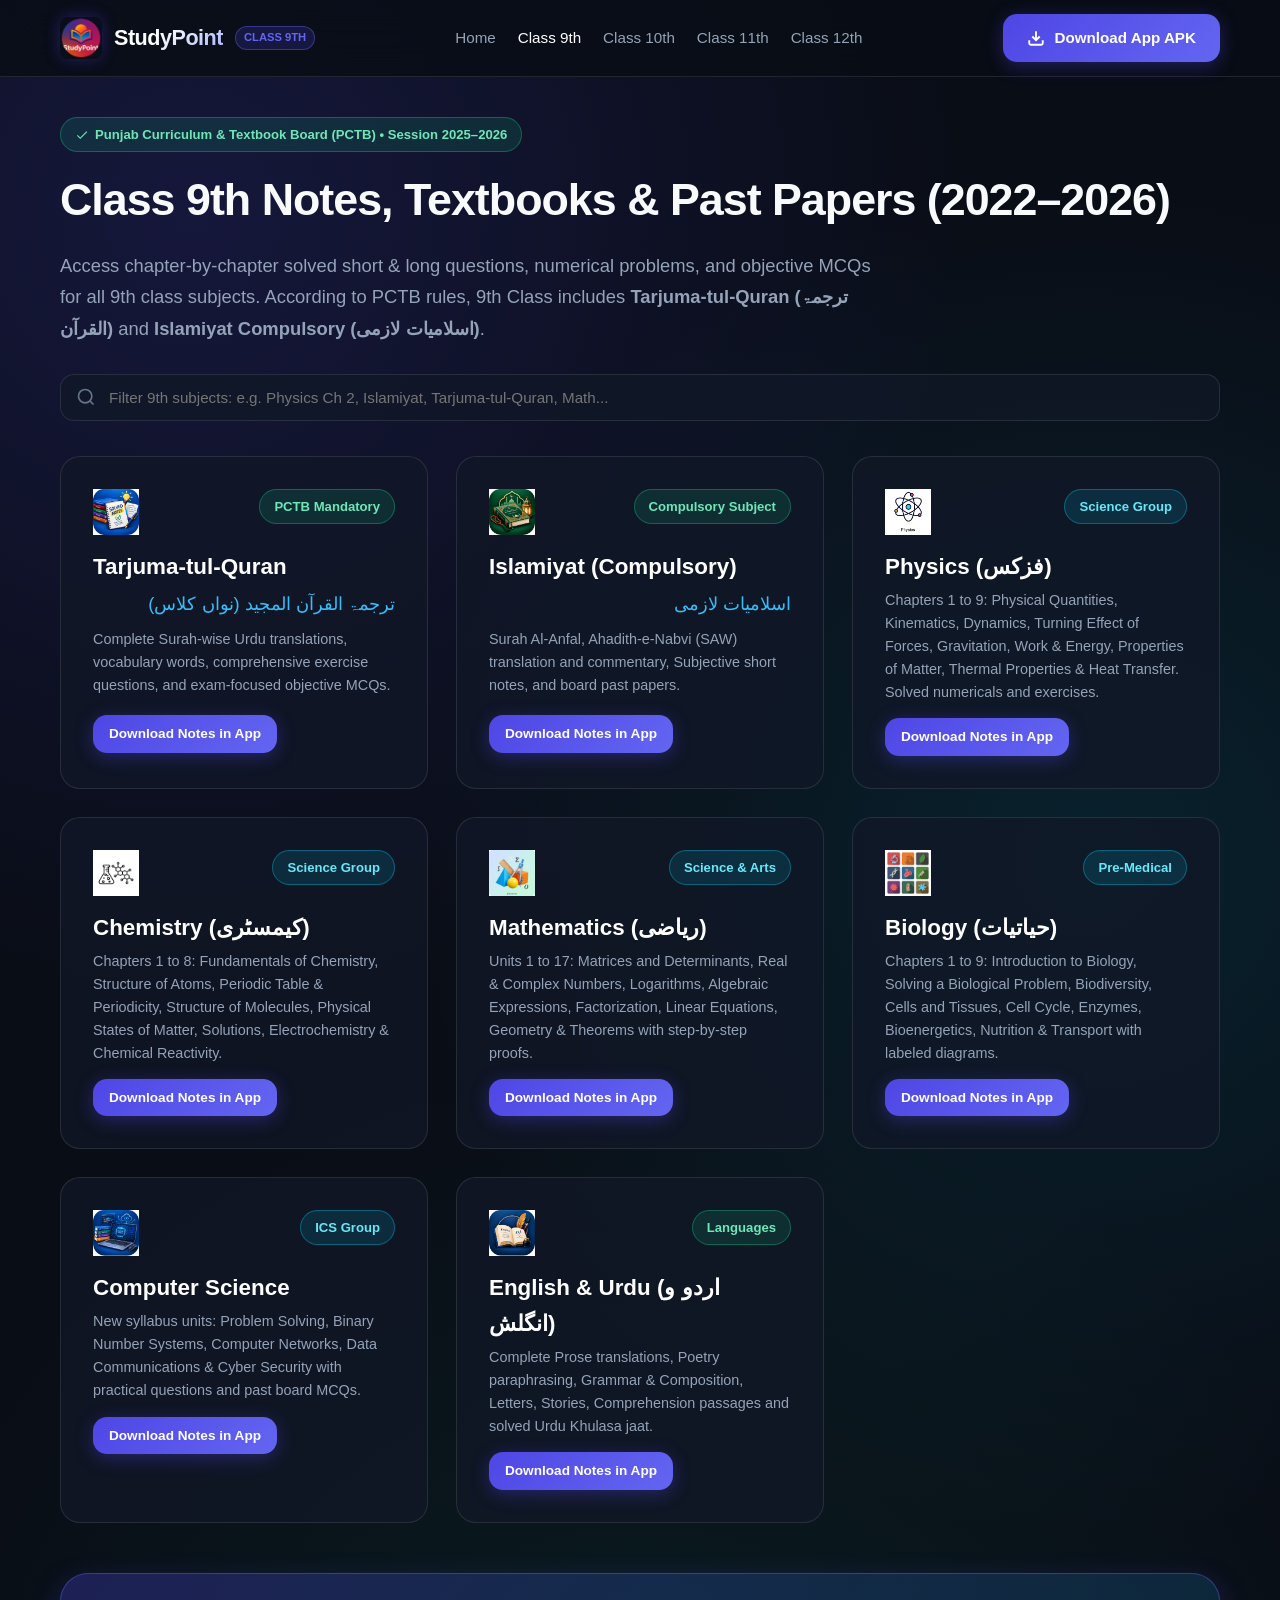
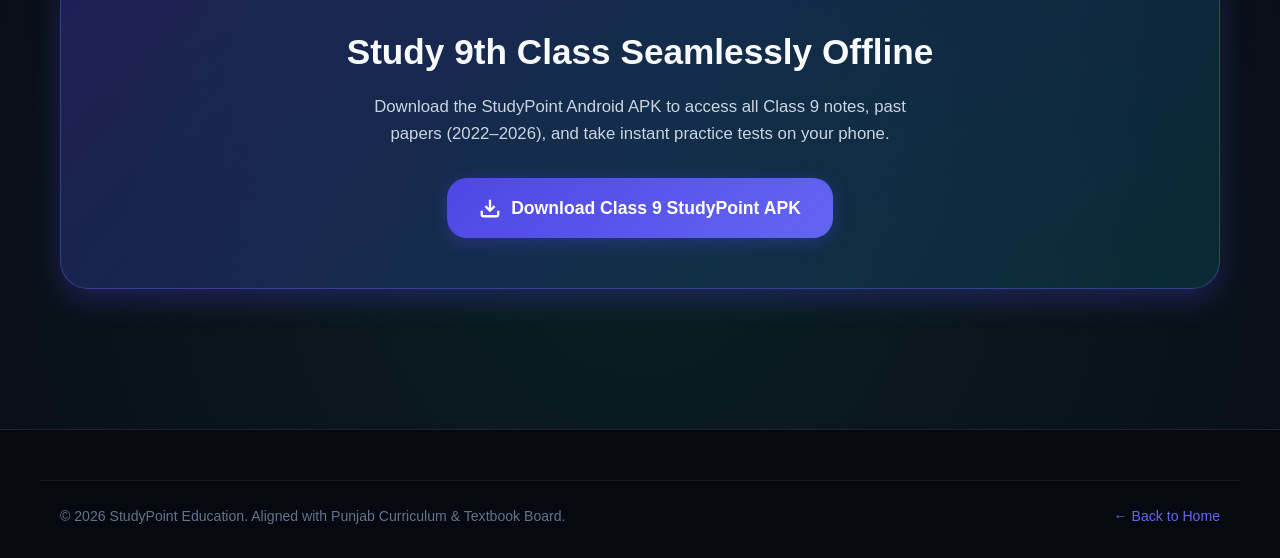
<file: web/class-9-notes.html>
<!DOCTYPE html>
<html lang="en">
<head>
  <meta charset="UTF-8">
  <meta name="viewport" content="width=device-width, initial-scale=1.0, maximum-scale=5.0">
  
  <title>Class 9th Notes PCTB (2026) - All Subjects Solved Notes, Past Papers & Textbooks | StudyPoint</title>
  <meta name="title" content="Class 9th Notes PCTB (2026) - All Subjects Solved Notes, Past Papers & Textbooks | StudyPoint">
  <meta name="description" content="Download 100% Free Class 9th Notes for Punjab Board (PCTB). Solved Short/Long Questions, Textbooks, 2022-2026 Past Papers & MCQs for Physics, Chemistry, Math, Tarjuma-tul-Quran & Islamiyat.">
  <meta name="keywords" content="Class 9th Notes, 9th Class Physics Notes Punjab Board, 9th Tarjuma tul Quran Notes, 9th Islamiyat Notes, Class 9 Past Papers 2022-2026, Matric Part 1 Solved Notes, BISE Lahore 9th Class Notes">
  <link rel="canonical" href="https://studypoint.pk/class-9-notes.html">
  
  <meta name="theme-color" content="#090d16">
  <meta property="og:type" content="article">
  <meta property="og:url" content="https://studypoint.pk/class-9-notes.html">
  <meta property="og:title" content="Class 9th Notes PCTB - Solved Notes, Past Papers & MCQs (Free APK)">
  <meta property="og:description" content="Complete 9th Class study material: Tarjuma-tul-Quran, Islamiyat, Physics, Chemistry, Math, Biology. Free APK download on StudyPoint.">
  <meta property="og:image" content="https://studypoint.pk/images/og-preview.svg">
  
  <link rel="icon" type="image/svg+xml" href="images/favicon.svg">
  <link rel="stylesheet" href="css/style.css">

  <!-- Schema.org Course & EducationalOccupationalCredential Schema -->
  <script type="application/ld+json">
  {
    "@context": "https://schema.org",
    "@graph": [
      {
        "@type": "Course",
        "name": "Class 9th (Matriculation Part 1) Punjab Curriculum & Textbook Board",
        "description": "Comprehensive curriculum notes, past papers, textbooks, and interactive MCQs test engine for Class 9 students across all Punjab educational boards.",
        "provider": {
          "@type": "Organization",
          "name": "StudyPoint Education",
          "sameAs": "https://studypoint.pk"
        },
        "hasCourseInstance": {
          "@type": "CourseInstance",
          "courseMode": "Online & Offline Android App",
          "courseWorkload": "PT100H"
        }
      },
      {
        "@type": "BreadcrumbList",
        "itemListElement": [
          {
            "@type": "ListItem",
            "position": 1,
            "name": "Home",
            "item": "https://studypoint.pk/"
          },
          {
            "@type": "ListItem",
            "position": 2,
            "name": "Class 9th Notes",
            "item": "https://studypoint.pk/class-9-notes.html"
          }
        ]
      }
    ]
  }
  </script>
</head>
<body>

  <!-- Header -->
  <header class="navbar">
    <div class="container nav-container">
      <a href="index.html" class="brand-link">
        <img src="images/app-icon.png" alt="StudyPoint Logo" class="brand-logo-img">
        <span class="brand-title">StudyPoint</span>
        <span class="brand-badge">Class 9th</span>
      </a>

      <ul class="nav-links">
        <li><a href="index.html">Home</a></li>
        <li><a href="class-9-notes.html" class="active">Class 9th</a></li>
        <li><a href="class-10-notes.html">Class 10th</a></li>
        <li><a href="class-11-notes.html">Class 11th</a></li>
        <li><a href="class-12-notes.html">Class 12th</a></li>
      </ul>

      <div class="nav-actions">
        <a href="downloads/studypoint.apk" class="btn btn-primary trigger-download" download="studypoint.apk">
          <svg width="18" height="18" viewBox="0 0 24 24" fill="none" stroke="currentColor" stroke-width="2.5"><path d="M21 15v4a2 2 0 0 1-2 2H5a2 2 0 0 1-2-2v-4"></path><polyline points="7 10 12 15 17 10"></polyline><line x1="12" y1="15" x2="12" y2="3"></line></svg>
          <span>Download App APK</span>
        </a>
      </div>
    </div>
  </header>

  <!-- Page Header -->
  <main class="container" style="padding-top: 40px; padding-bottom: 60px;">
    <div style="margin-bottom: 30px;">
      <div class="tag-pill tag-pctb" style="margin-bottom: 12px;">
        <svg width="14" height="14" viewBox="0 0 24 24" fill="currentColor"><path d="M9 16.17L4.83 12l-1.42 1.41L9 19 21 7l-1.41-1.41z"/></svg>
        Punjab Curriculum &amp; Textbook Board (PCTB) • Session 2025–2026
      </div>
      <h1 style="font-size: 2.8rem; font-weight: 800; letter-spacing: -1px; margin-bottom: 14px;">
        Class 9th Notes, Textbooks &amp; Past Papers (2022–2026)
      </h1>
      <p style="font-size: 1.15rem; color: var(--text-muted); max-width: 820px; line-height: 1.7;">
        Access chapter-by-chapter solved short &amp; long questions, numerical problems, and objective MCQs for all 9th class subjects. According to PCTB rules, 9th Class includes <strong>Tarjuma-tul-Quran (ترجمۃ القرآن)</strong> and <strong>Islamiyat Compulsory (اسلامیات لازمی)</strong>.
      </p>
    </div>

    <!-- Live Search Filter -->
    <div class="hero-search-box" style="max-width: 100%; margin-bottom: 35px;">
      <svg class="hero-search-icon" width="20" height="20" viewBox="0 0 24 24" fill="none" stroke="currentColor" stroke-width="2"><circle cx="11" cy="11" r="8"></circle><line x1="21" y1="21" x2="16.65" y2="16.65"></line></svg>
      <input type="text" id="searchQuery" class="hero-search-input" placeholder="Filter 9th subjects: e.g. Physics Ch 2, Islamiyat, Tarjuma-tul-Quran, Math...">
    </div>

    <!-- 9th Subject Grid -->
    <div class="features-grid">

      <!-- Tarjuma-tul-Quran -->
      <div class="feature-item subject-search-item" id="tarjuma">
        <div style="display: flex; justify-content: space-between; align-items: flex-start; margin-bottom: 14px;">
          <img src="images/ic_solved_notes.png" width="46" height="46" alt="Tarjuma tul Quran">
          <span class="tag-pill tag-pctb">PCTB Mandatory</span>
        </div>
        <h2 style="font-size: 1.4rem; font-weight: 800; color: #fff; margin-bottom: 4px;">Tarjuma-tul-Quran</h2>
        <div style="font-family: var(--font-urdu); font-size: 1.15rem; color: #38bdf8; margin-bottom: 10px; direction: rtl;">
          ترجمۃ القرآن المجید (نواں کلاس)
        </div>
        <p style="font-size: 0.9rem; color: var(--text-muted); margin-bottom: 18px;">
          Complete Surah-wise Urdu translations, vocabulary words, comprehensive exercise questions, and exam-focused objective MCQs.
        </p>
        <div style="display: flex; gap: 8px; flex-wrap: wrap;">
          <a href="downloads/studypoint.apk" class="btn btn-primary trigger-download" style="padding: 8px 16px; font-size: 0.85rem;" download="studypoint.apk">
            <span>Download Notes in App</span>
          </a>
        </div>
      </div>

      <!-- Islamiyat Compulsory -->
      <div class="feature-item subject-search-item" id="islamiyat">
        <div style="display: flex; justify-content: space-between; align-items: flex-start; margin-bottom: 14px;">
          <img src="images/ic_islamiyat.png" width="46" height="46" alt="Islamiyat Compulsory">
          <span class="tag-pill tag-pctb">Compulsory Subject</span>
        </div>
        <h2 style="font-size: 1.4rem; font-weight: 800; color: #fff; margin-bottom: 4px;">Islamiyat (Compulsory)</h2>
        <div style="font-family: var(--font-urdu); font-size: 1.15rem; color: #38bdf8; margin-bottom: 10px; direction: rtl;">
          اسلامیات لازمی
        </div>
        <p style="font-size: 0.9rem; color: var(--text-muted); margin-bottom: 18px;">
          Surah Al-Anfal, Ahadith-e-Nabvi (SAW) translation and commentary, Subjective short notes, and board past papers.
        </p>
        <a href="downloads/studypoint.apk" class="btn btn-primary trigger-download" style="padding: 8px 16px; font-size: 0.85rem;" download="studypoint.apk">
          <span>Download Notes in App</span>
        </a>
      </div>

      <!-- Physics -->
      <div class="feature-item subject-search-item" id="physics">
        <div style="display: flex; justify-content: space-between; align-items: flex-start; margin-bottom: 14px;">
          <img src="images/ic_physics.png" width="46" height="46" alt="Physics 9th">
          <span class="tag-pill tag-ai">Science Group</span>
        </div>
        <h2 style="font-size: 1.4rem; font-weight: 800; color: #fff; margin-bottom: 4px;">Physics (فزکس)</h2>
        <p style="font-size: 0.9rem; color: var(--text-muted); margin-bottom: 14px;">
          Chapters 1 to 9: Physical Quantities, Kinematics, Dynamics, Turning Effect of Forces, Gravitation, Work &amp; Energy, Properties of Matter, Thermal Properties &amp; Heat Transfer. Solved numericals and exercises.
        </p>
        <a href="downloads/studypoint.apk" class="btn btn-primary trigger-download" style="padding: 8px 16px; font-size: 0.85rem;" download="studypoint.apk">
          <span>Download Notes in App</span>
        </a>
      </div>

      <!-- Chemistry -->
      <div class="feature-item subject-search-item" id="chemistry">
        <div style="display: flex; justify-content: space-between; align-items: flex-start; margin-bottom: 14px;">
          <img src="images/ic_chemistry.png" width="46" height="46" alt="Chemistry 9th">
          <span class="tag-pill tag-ai">Science Group</span>
        </div>
        <h2 style="font-size: 1.4rem; font-weight: 800; color: #fff; margin-bottom: 4px;">Chemistry (کیمسٹری)</h2>
        <p style="font-size: 0.9rem; color: var(--text-muted); margin-bottom: 14px;">
          Chapters 1 to 8: Fundamentals of Chemistry, Structure of Atoms, Periodic Table &amp; Periodicity, Structure of Molecules, Physical States of Matter, Solutions, Electrochemistry &amp; Chemical Reactivity.
        </p>
        <a href="downloads/studypoint.apk" class="btn btn-primary trigger-download" style="padding: 8px 16px; font-size: 0.85rem;" download="studypoint.apk">
          <span>Download Notes in App</span>
        </a>
      </div>

      <!-- Mathematics -->
      <div class="feature-item subject-search-item" id="mathematics">
        <div style="display: flex; justify-content: space-between; align-items: flex-start; margin-bottom: 14px;">
          <img src="images/ic_mathematics.png" width="46" height="46" alt="Math 9th">
          <span class="tag-pill tag-ai">Science &amp; Arts</span>
        </div>
        <h2 style="font-size: 1.4rem; font-weight: 800; color: #fff; margin-bottom: 4px;">Mathematics (ریاضی)</h2>
        <p style="font-size: 0.9rem; color: var(--text-muted); margin-bottom: 14px;">
          Units 1 to 17: Matrices and Determinants, Real &amp; Complex Numbers, Logarithms, Algebraic Expressions, Factorization, Linear Equations, Geometry &amp; Theorems with step-by-step proofs.
        </p>
        <a href="downloads/studypoint.apk" class="btn btn-primary trigger-download" style="padding: 8px 16px; font-size: 0.85rem;" download="studypoint.apk">
          <span>Download Notes in App</span>
        </a>
      </div>

      <!-- Biology -->
      <div class="feature-item subject-search-item" id="biology">
        <div style="display: flex; justify-content: space-between; align-items: flex-start; margin-bottom: 14px;">
          <img src="images/ic_biology.png" width="46" height="46" alt="Biology 9th">
          <span class="tag-pill tag-ai">Pre-Medical</span>
        </div>
        <h2 style="font-size: 1.4rem; font-weight: 800; color: #fff; margin-bottom: 4px;">Biology (حیاتیات)</h2>
        <p style="font-size: 0.9rem; color: var(--text-muted); margin-bottom: 14px;">
          Chapters 1 to 9: Introduction to Biology, Solving a Biological Problem, Biodiversity, Cells and Tissues, Cell Cycle, Enzymes, Bioenergetics, Nutrition &amp; Transport with labeled diagrams.
        </p>
        <a href="downloads/studypoint.apk" class="btn btn-primary trigger-download" style="padding: 8px 16px; font-size: 0.85rem;" download="studypoint.apk">
          <span>Download Notes in App</span>
        </a>
      </div>

      <!-- Computer Science -->
      <div class="feature-item subject-search-item" id="computer">
        <div style="display: flex; justify-content: space-between; align-items: flex-start; margin-bottom: 14px;">
          <img src="images/ic_computer.png" width="46" height="46" alt="Computer Science 9th">
          <span class="tag-pill tag-ai">ICS Group</span>
        </div>
        <h2 style="font-size: 1.4rem; font-weight: 800; color: #fff; margin-bottom: 4px;">Computer Science</h2>
        <p style="font-size: 0.9rem; color: var(--text-muted); margin-bottom: 14px;">
          New syllabus units: Problem Solving, Binary Number Systems, Computer Networks, Data Communications &amp; Cyber Security with practical questions and past board MCQs.
        </p>
        <a href="downloads/studypoint.apk" class="btn btn-primary trigger-download" style="padding: 8px 16px; font-size: 0.85rem;" download="studypoint.apk">
          <span>Download Notes in App</span>
        </a>
      </div>

      <!-- English & Urdu -->
      <div class="feature-item subject-search-item" id="languages">
        <div style="display: flex; justify-content: space-between; align-items: flex-start; margin-bottom: 14px;">
          <img src="images/ic_urdu_english.png" width="46" height="46" alt="Urdu and English">
          <span class="tag-pill tag-pctb">Languages</span>
        </div>
        <h2 style="font-size: 1.4rem; font-weight: 800; color: #fff; margin-bottom: 4px;">English &amp; Urdu (اردو و انگلش)</h2>
        <p style="font-size: 0.9rem; color: var(--text-muted); margin-bottom: 14px;">
          Complete Prose translations, Poetry paraphrasing, Grammar &amp; Composition, Letters, Stories, Comprehension passages and solved Urdu Khulasa jaat.
        </p>
        <a href="downloads/studypoint.apk" class="btn btn-primary trigger-download" style="padding: 8px 16px; font-size: 0.85rem;" download="studypoint.apk">
          <span>Download Notes in App</span>
        </a>
      </div>

    </div>

    <!-- Download CTA banner -->
    <div class="cta-box" style="margin-top: 50px;">
      <h2 class="cta-box-title">Study 9th Class Seamlessly Offline</h2>
      <p class="cta-box-subtitle">
        Download the StudyPoint Android APK to access all Class 9 notes, past papers (2022–2026), and take instant practice tests on your phone.
      </p>
      <a href="downloads/studypoint.apk" class="btn btn-primary btn-lg trigger-download" download="studypoint.apk">
        <svg width="22" height="22" viewBox="0 0 24 24" fill="none" stroke="currentColor" stroke-width="2.5"><path d="M21 15v4a2 2 0 0 1-2 2H5a2 2 0 0 1-2-2v-4"></path><polyline points="7 10 12 15 17 10"></polyline><line x1="12" y1="15" x2="12" y2="3"></line></svg>
        <span>Download Class 9 StudyPoint APK</span>
      </a>
    </div>
  </main>

  <!-- Footer -->
  <footer>
    <div class="container footer-bottom">
      <div>&copy; 2026 StudyPoint Education. Aligned with Punjab Curriculum &amp; Textbook Board.</div>
      <div><a href="index.html" style="color: var(--primary-light); text-decoration: none;">← Back to Home</a></div>
    </div>
  </footer>

  <script src="js/app.js"></script>
</body>
</html>
</file>
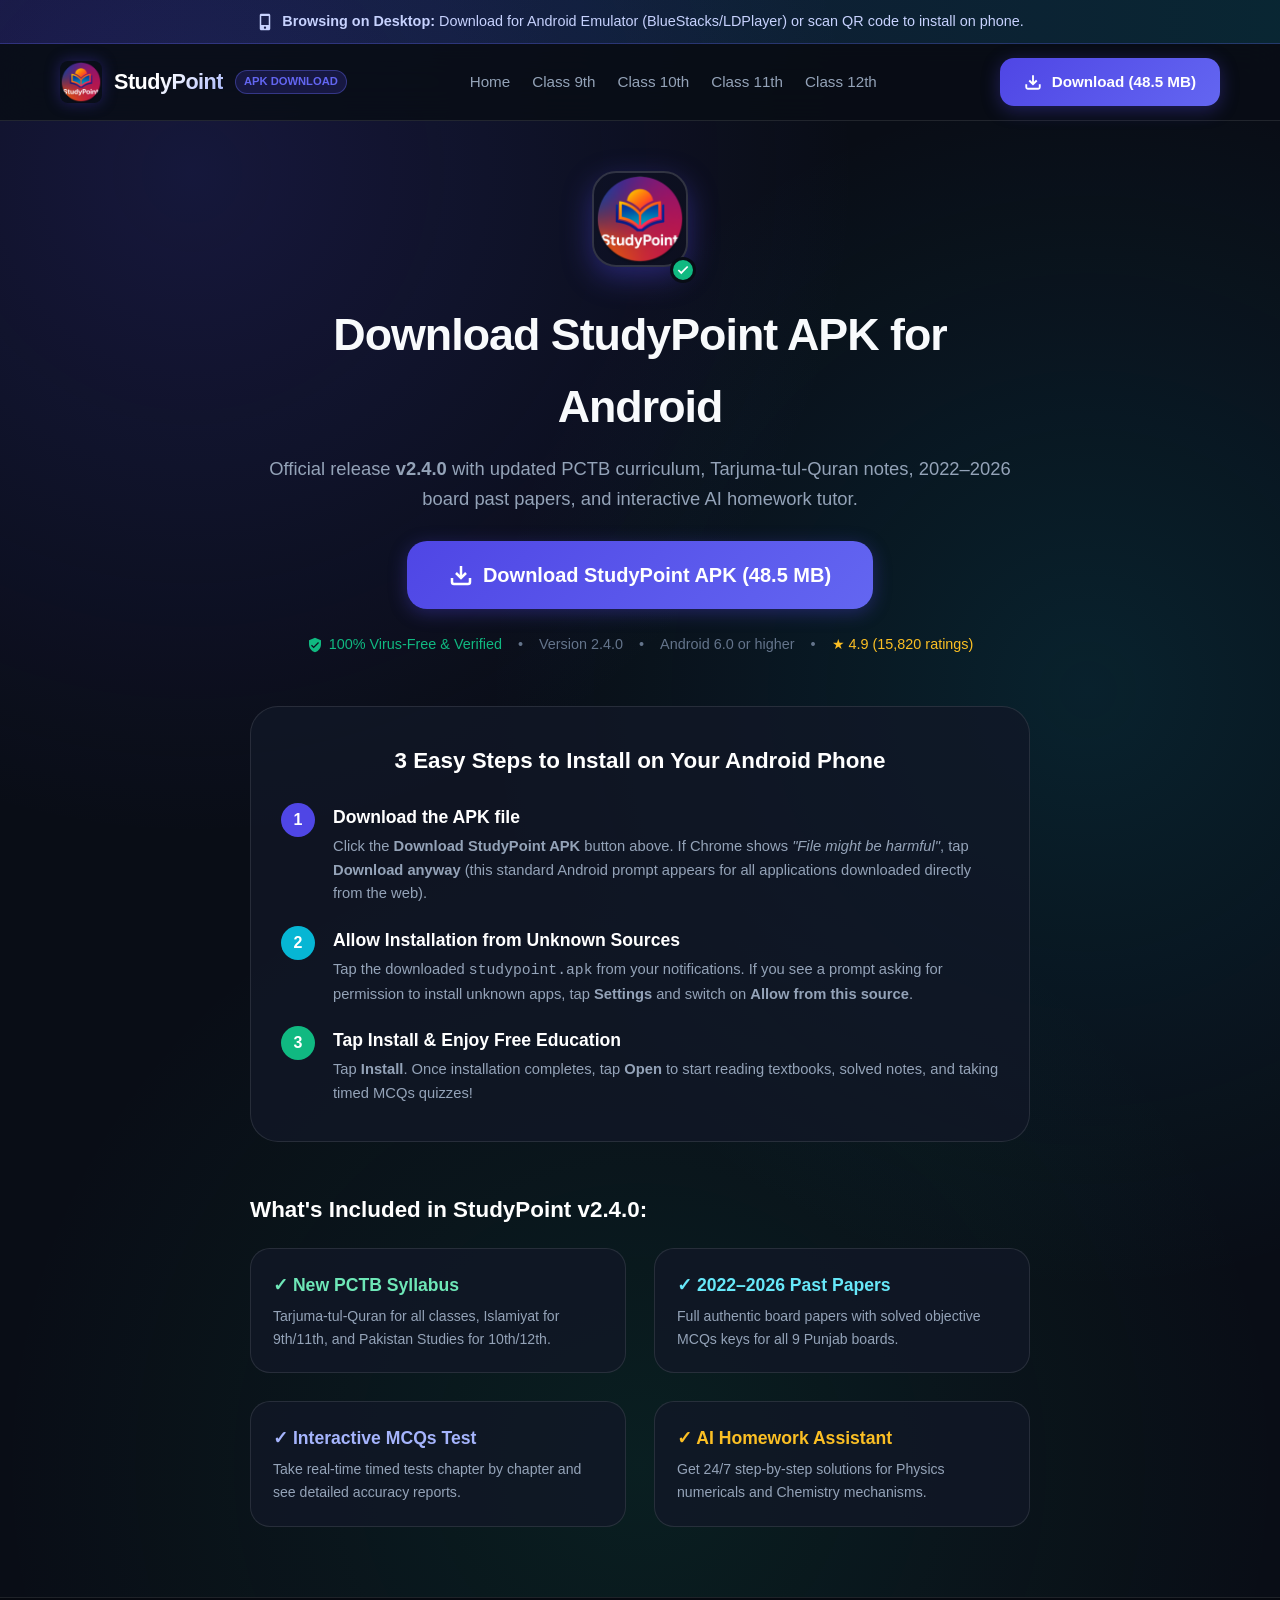
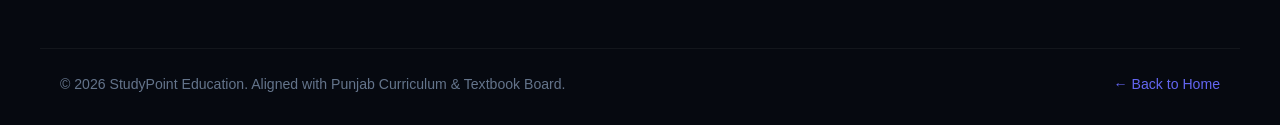
<file: web/download.html>
<!DOCTYPE html>
<html lang="en">
<head>
  <meta charset="UTF-8">
  <meta name="viewport" content="width=device-width, initial-scale=1.0, maximum-scale=5.0">
  
  <title>Download StudyPoint APK (v2.4.0) - Official Android App for Punjab Board Notes</title>
  <meta name="title" content="Download StudyPoint APK (v2.4.0) - Official Android App for Punjab Board Notes">
  <meta name="description" content="One-click download StudyPoint Android APK (v2.4.0, 48.5 MB). 100% Free PCTB Notes, Past Papers (2022-2026), MCQs Practice & AI Tutor for Classes 9, 10, 11, 12.">
  <meta name="keywords" content="Download StudyPoint APK, StudyPoint Android App, Free Matric Notes APK, Punjab Board Notes App, StudyPoint v2.4.0">
  <link rel="canonical" href="https://studypoint.pk/download.html">
  
  <meta name="theme-color" content="#090d16">
  <meta property="og:type" content="website">
  <meta property="og:url" content="https://studypoint.pk/download.html">
  <meta property="og:title" content="Download StudyPoint APK (v2.4.0) - Free Android App">
  <meta property="og:description" content="Get 100% Free PCTB Notes, Past Papers & AI Tutor for Class 9, 10, 11, 12. Safe & verified APK.">
  <meta property="og:image" content="https://studypoint.pk/images/og-preview.svg">
  
  <link rel="icon" type="image/svg+xml" href="images/favicon.svg">
  <link rel="stylesheet" href="css/style.css">

  <script type="application/ld+json">
  {
    "@context": "https://schema.org",
    "@type": "SoftwareApplication",
    "name": "StudyPoint - Punjab Board Notes & AI Tutor",
    "operatingSystem": "Android 6.0 and up",
    "applicationCategory": "EducationalApplication",
    "aggregateRating": {
      "@type": "AggregateRating",
      "ratingValue": "4.9",
      "ratingCount": "15820"
    },
    "offers": {
      "@type": "Offer",
      "price": "0",
      "priceCurrency": "PKR"
    },
    "downloadUrl": "https://studypoint.pk/downloads/studypoint.apk",
    "fileSize": "48.5MB",
    "softwareVersion": "2.4.0"
  }
  </script>
</head>
<body>

  <!-- Top Device Banner -->
  <div id="deviceBanner" class="device-banner" style="display: none;">
    <svg viewBox="0 0 24 24"><path d="M17 1H7C5.9 1 5 1.9 5 3V21C5 22.1 5.9 23 7 23H17C18.1 23 19 22.1 19 21V3C19 1.9 18.1 1 17 1ZM12 21C11.17 21 10.5 20.33 10.5 19.5C10.5 18.67 11.17 18 12 18C12.83 18 13.5 18.67 13.5 19.5C13.5 20.33 12.83 21 12 21ZM17 16H7V4H17V16Z"/></svg>
    <span id="deviceStatusText">Android Device Detected: Ready for One-Click Direct APK Download</span>
  </div>

  <header class="navbar">
    <div class="container nav-container">
      <a href="index.html" class="brand-link">
        <img src="images/app-icon.png" alt="StudyPoint Logo" class="brand-logo-img">
        <span class="brand-title">StudyPoint</span>
        <span class="brand-badge">APK Download</span>
      </a>

      <ul class="nav-links">
        <li><a href="index.html">Home</a></li>
        <li><a href="class-9-notes.html">Class 9th</a></li>
        <li><a href="class-10-notes.html">Class 10th</a></li>
        <li><a href="class-11-notes.html">Class 11th</a></li>
        <li><a href="class-12-notes.html">Class 12th</a></li>
      </ul>

      <div class="nav-actions">
        <a href="downloads/studypoint.apk" class="btn btn-primary trigger-download" download="studypoint.apk">
          <svg width="18" height="18" viewBox="0 0 24 24" fill="none" stroke="currentColor" stroke-width="2.5"><path d="M21 15v4a2 2 0 0 1-2 2H5a2 2 0 0 1-2-2v-4"></path><polyline points="7 10 12 15 17 10"></polyline><line x1="12" y1="15" x2="12" y2="3"></line></svg>
          <span>Download (48.5 MB)</span>
        </a>
      </div>
    </div>
  </header>

  <!-- Download Center Hero -->
  <main class="container" style="padding-top: 50px; padding-bottom: 70px;">
    <div style="max-width: 780px; margin: 0 auto; text-align: center;">
      
      <!-- App Icon Box -->
      <div style="display: inline-block; position: relative; margin-bottom: 24px;">
        <img src="images/app-icon.png" width="96" height="96" style="border-radius: 24px; box-shadow: 0 10px 30px rgba(79, 70, 229, 0.4); border: 2px solid rgba(255,255,255,0.15);" alt="StudyPoint App Icon">
        <span style="position: absolute; bottom: -8px; right: -8px; background: #10b981; border: 3px solid #090d16; border-radius: 50%; width: 26px; height: 26px; display: flex; align-items: center; justify-content: center;" title="Verified Safe APK">
          <svg width="14" height="14" viewBox="0 0 24 24" fill="none" stroke="#fff" stroke-width="3"><polyline points="20 6 9 17 4 12"></polyline></svg>
        </span>
      </div>

      <h1 style="font-size: 2.8rem; font-weight: 800; letter-spacing: -1px; margin-bottom: 12px;">
        Download StudyPoint APK for Android
      </h1>
      
      <p style="font-size: 1.15rem; color: var(--text-muted); margin-bottom: 28px; line-height: 1.6;">
        Official release <strong>v2.4.0</strong> with updated PCTB curriculum, Tarjuma-tul-Quran notes, 2022–2026 board past papers, and interactive AI homework tutor.
      </p>

      <!-- Primary Download CTA Button with pulse -->
      <div style="margin-bottom: 24px;">
        <a href="downloads/studypoint.apk" class="btn btn-primary btn-lg btn-pulse trigger-download" download="studypoint.apk" id="primaryDownloadBtn" style="font-size: 1.25rem; padding: 18px 42px;">
          <svg width="24" height="24" viewBox="0 0 24 24" fill="none" stroke="currentColor" stroke-width="2.5"><path d="M21 15v4a2 2 0 0 1-2 2H5a2 2 0 0 1-2-2v-4"></path><polyline points="7 10 12 15 17 10"></polyline><line x1="12" y1="15" x2="12" y2="3"></line></svg>
          <span>Download StudyPoint APK (48.5 MB)</span>
        </a>
      </div>

      <!-- Verified Specs Badge Bar -->
      <div style="display: flex; justify-content: center; align-items: center; gap: 16px; flex-wrap: wrap; margin-bottom: 50px; font-size: 0.9rem; color: var(--text-dim);">
        <span style="display: flex; align-items: center; gap: 6px; color: #10b981;">
          <svg width="16" height="16" viewBox="0 0 24 24" fill="currentColor"><path d="M12 1L3 5v6c0 5.55 3.84 10.74 9 12 5.16-1.26 9-6.45 9-12V5l-9-4zm-2 16l-4-4 1.41-1.41L10 14.17l6.59-6.59L18 9l-8 8z"/></svg>
          100% Virus-Free &amp; Verified
        </span>
        <span>•</span>
        <span>Version 2.4.0</span>
        <span>•</span>
        <span>Android 6.0 or higher</span>
        <span>•</span>
        <span style="color: #fbbf24;">★ 4.9 (15,820 ratings)</span>
      </div>

      <!-- Quick 3-Step Visual Installation Guide -->
      <div style="background: var(--bg-card); border: 1px solid var(--border-glass); border-radius: var(--radius-xl); padding: 36px 30px; text-align: left; margin-bottom: 50px;">
        <h2 style="font-size: 1.4rem; font-weight: 800; color: #fff; margin-bottom: 24px; text-align: center;">
          3 Easy Steps to Install on Your Android Phone
        </h2>

        <div style="display: flex; flex-direction: column; gap: 20px;">
          <!-- Step 1 -->
          <div style="display: flex; gap: 18px; align-items: flex-start;">
            <div style="background: #4f46e5; color: #fff; font-weight: 800; width: 34px; height: 34px; border-radius: 50%; display: flex; align-items: center; justify-content: center; flex-shrink: 0;">1</div>
            <div>
              <h3 style="font-size: 1.1rem; font-weight: 700; color: #fff; margin-bottom: 4px;">Download the APK file</h3>
              <p style="font-size: 0.92rem; color: var(--text-muted); line-height: 1.6;">
                Click the <strong>Download StudyPoint APK</strong> button above. If Chrome shows <em>"File might be harmful"</em>, tap <strong>Download anyway</strong> (this standard Android prompt appears for all applications downloaded directly from the web).
              </p>
            </div>
          </div>

          <!-- Step 2 -->
          <div style="display: flex; gap: 18px; align-items: flex-start;">
            <div style="background: #06b6d4; color: #fff; font-weight: 800; width: 34px; height: 34px; border-radius: 50%; display: flex; align-items: center; justify-content: center; flex-shrink: 0;">2</div>
            <div>
              <h3 style="font-size: 1.1rem; font-weight: 700; color: #fff; margin-bottom: 4px;">Allow Installation from Unknown Sources</h3>
              <p style="font-size: 0.92rem; color: var(--text-muted); line-height: 1.6;">
                Tap the downloaded <code>studypoint.apk</code> from your notifications. If you see a prompt asking for permission to install unknown apps, tap <strong>Settings</strong> and switch on <strong>Allow from this source</strong>.
              </p>
            </div>
          </div>

          <!-- Step 3 -->
          <div style="display: flex; gap: 18px; align-items: flex-start;">
            <div style="background: #10b981; color: #fff; font-weight: 800; width: 34px; height: 34px; border-radius: 50%; display: flex; align-items: center; justify-content: center; flex-shrink: 0;">3</div>
            <div>
              <h3 style="font-size: 1.1rem; font-weight: 700; color: #fff; margin-bottom: 4px;">Tap Install &amp; Enjoy Free Education</h3>
              <p style="font-size: 0.92rem; color: var(--text-muted); line-height: 1.6;">
                Tap <strong>Install</strong>. Once installation completes, tap <strong>Open</strong> to start reading textbooks, solved notes, and taking timed MCQs quizzes!
              </p>
            </div>
          </div>
        </div>
      </div>

      <!-- What's Inside Feature Summary -->
      <div style="text-align: left;">
        <h2 style="font-size: 1.4rem; font-weight: 800; color: #fff; margin-bottom: 20px;">
          What's Included in StudyPoint v2.4.0:
        </h2>
        <div class="features-grid" style="grid-template-columns: repeat(auto-fit, minmax(280px, 1fr));">
          <div class="feature-item" style="padding: 22px;">
            <h3 style="font-size: 1.1rem; font-weight: 700; color: #6ee7b7; margin-bottom: 6px;">✓ New PCTB Syllabus</h3>
            <p style="font-size: 0.88rem; color: var(--text-muted);">
              Tarjuma-tul-Quran for all classes, Islamiyat for 9th/11th, and Pakistan Studies for 10th/12th.
            </p>
          </div>

          <div class="feature-item" style="padding: 22px;">
            <h3 style="font-size: 1.1rem; font-weight: 700; color: #67e8f9; margin-bottom: 6px;">✓ 2022–2026 Past Papers</h3>
            <p style="font-size: 0.88rem; color: var(--text-muted);">
              Full authentic board papers with solved objective MCQs keys for all 9 Punjab boards.
            </p>
          </div>

          <div class="feature-item" style="padding: 22px;">
            <h3 style="font-size: 1.1rem; font-weight: 700; color: #a5b4fc; margin-bottom: 6px;">✓ Interactive MCQs Test</h3>
            <p style="font-size: 0.88rem; color: var(--text-muted);">
              Take real-time timed tests chapter by chapter and see detailed accuracy reports.
            </p>
          </div>

          <div class="feature-item" style="padding: 22px;">
            <h3 style="font-size: 1.1rem; font-weight: 700; color: #fbbf24; margin-bottom: 6px;">✓ AI Homework Assistant</h3>
            <p style="font-size: 0.88rem; color: var(--text-muted);">
              Get 24/7 step-by-step solutions for Physics numericals and Chemistry mechanisms.
            </p>
          </div>
        </div>
      </div>

    </div>
  </main>

  <!-- Footer -->
  <footer>
    <div class="container footer-bottom">
      <div>&copy; 2026 StudyPoint Education. Aligned with Punjab Curriculum &amp; Textbook Board.</div>
      <div><a href="index.html" style="color: var(--primary-light); text-decoration: none;">← Back to Home</a></div>
    </div>
  </footer>

  <script src="js/app.js"></script>
</body>
</html>
</file>
<file: web/css/style.css>
/* StudyPoint - Modern Educational Platform & APK Download Stylesheet */
:root {
  --primary: #4f46e5;
  --primary-hover: #4338ca;
  --primary-light: #6366f1;
  --primary-glow: rgba(79, 70, 229, 0.35);
  --accent-cyan: #06b6d4;
  --accent-emerald: #10b981;
  --accent-amber: #f59e0b;
  --accent-rose: #f43f5e;
  
  --bg-dark: #090d16;
  --bg-dark-secondary: #0f172a;
  --bg-card: rgba(17, 24, 39, 0.78);
  --bg-card-hover: rgba(30, 41, 59, 0.88);
  --border-glass: rgba(255, 255, 255, 0.1);
  --border-focus: rgba(99, 102, 241, 0.6);
  
  --text-main: #f8fafc;
  --text-muted: #94a3b8;
  --text-dim: #64748b;
  
  --radius-sm: 8px;
  --radius-md: 14px;
  --radius-lg: 20px;
  --radius-xl: 28px;
  --radius-full: 9999px;
  
  --shadow-subtle: 0 4px 20px rgba(0, 0, 0, 0.3);
  --shadow-glow: 0 10px 30px rgba(79, 70, 229, 0.3);
  --shadow-glow-cyan: 0 10px 30px rgba(6, 182, 212, 0.25);
  
  --font-sans: 'Inter', -apple-system, BlinkMacSystemFont, 'Segoe UI', Roboto, Helvetica, Arial, sans-serif;
  --font-urdu: 'Noto Nastaliq Urdu', 'Jameel Noori Nastaleeq', 'Urdu Typesetting', Tahoma, sans-serif;
}

*, *::before, *::after {
  box-sizing: border-box;
  margin: 0;
  padding: 0;
}

html {
  scroll-behavior: smooth;
  font-family: var(--font-sans);
  background-color: var(--bg-dark);
  color: var(--text-main);
  line-height: 1.6;
  -webkit-font-smoothing: antialiased;
}

body {
  min-height: 100vh;
  position: relative;
  overflow-x: hidden;
  background: radial-gradient(circle at 15% 10%, rgba(79, 70, 229, 0.18), transparent 35%),
              radial-gradient(circle at 85% 40%, rgba(6, 182, 212, 0.12), transparent 40%),
              radial-gradient(circle at 50% 85%, rgba(16, 185, 129, 0.1), transparent 40%),
              var(--bg-dark);
}

/* Container */
.container {
  max-width: 1200px;
  margin: 0 auto;
  padding: 0 20px;
}

/* Header & Navigation */
.navbar {
  position: sticky;
  top: 0;
  z-index: 100;
  backdrop-filter: blur(18px);
  -webkit-backdrop-filter: blur(18px);
  background: rgba(9, 13, 22, 0.85);
  border-bottom: 1px solid var(--border-glass);
  padding: 14px 0;
  transition: all 0.3s ease;
}

.nav-container {
  display: flex;
  align-items: center;
  justify-content: space-between;
}

.brand-link {
  display: flex;
  align-items: center;
  gap: 12px;
  text-decoration: none;
  color: var(--text-main);
}

.brand-logo-img {
  width: 42px;
  height: 42px;
  border-radius: var(--radius-sm);
  box-shadow: 0 0 15px var(--primary-glow);
}

.brand-title {
  font-size: 1.35rem;
  font-weight: 800;
  letter-spacing: -0.5px;
  background: linear-gradient(135deg, #ffffff 40%, #a5b4fc 100%);
  -webkit-background-clip: text;
  -webkit-text-fill-color: transparent;
}

.brand-badge {
  font-size: 0.7rem;
  font-weight: 700;
  padding: 2px 8px;
  border-radius: var(--radius-full);
  background: rgba(79, 70, 229, 0.2);
  color: var(--primary-light);
  border: 1px solid rgba(99, 102, 241, 0.4);
  text-transform: uppercase;
}

.nav-links {
  display: flex;
  align-items: center;
  gap: 22px;
  list-style: none;
}

.nav-links a {
  color: var(--text-muted);
  text-decoration: none;
  font-size: 0.95rem;
  font-weight: 500;
  transition: color 0.2s ease;
}

.nav-links a:hover, .nav-links a.active {
  color: #ffffff;
}

.nav-actions {
  display: flex;
  align-items: center;
  gap: 14px;
}

/* Button Component */
.btn {
  display: inline-flex;
  align-items: center;
  justify-content: center;
  gap: 10px;
  padding: 12px 24px;
  font-size: 0.95rem;
  font-weight: 600;
  border-radius: var(--radius-md);
  text-decoration: none;
  transition: all 0.25s cubic-bezier(0.16, 1, 0.3, 1);
  cursor: pointer;
  border: none;
}

.btn-primary {
  background: linear-gradient(135deg, var(--primary) 0%, var(--primary-light) 100%);
  color: #ffffff;
  box-shadow: 0 4px 18px var(--primary-glow);
}

.btn-primary:hover {
  transform: translateY(-2px);
  box-shadow: 0 8px 24px rgba(79, 70, 229, 0.5);
  background: linear-gradient(135deg, var(--primary-hover) 0%, var(--primary) 100%);
}

.btn-secondary {
  background: rgba(255, 255, 255, 0.08);
  color: var(--text-main);
  border: 1px solid var(--border-glass);
}

.btn-secondary:hover {
  background: rgba(255, 255, 255, 0.14);
  transform: translateY(-2px);
}

.btn-lg {
  padding: 16px 32px;
  font-size: 1.1rem;
  border-radius: var(--radius-lg);
}

.btn-pulse {
  animation: pulse-glow 2.5s infinite;
}

@keyframes pulse-glow {
  0%, 100% { box-shadow: 0 0 0 0 rgba(79, 70, 229, 0.7); }
  50% { box-shadow: 0 0 0 14px rgba(79, 70, 229, 0); }
}

/* Device Detection Banner */
.device-banner {
  background: linear-gradient(90deg, rgba(16, 185, 129, 0.15) 0%, rgba(6, 182, 212, 0.15) 100%);
  border-bottom: 1px solid rgba(16, 185, 129, 0.3);
  padding: 10px 0;
  text-align: center;
  font-size: 0.9rem;
  color: #6ee7b7;
  display: flex;
  align-items: center;
  justify-content: center;
  gap: 8px;
}

.device-banner svg {
  width: 18px;
  height: 18px;
  fill: currentColor;
}

/* Hero Section */
.hero {
  padding: 60px 0 50px;
  position: relative;
}

.hero-grid {
  display: grid;
  grid-template-columns: 1.15fr 0.85fr;
  gap: 40px;
  align-items: center;
}

.hero-badge-group {
  display: flex;
  flex-wrap: wrap;
  align-items: center;
  gap: 10px;
  margin-bottom: 18px;
}

.tag-pill {
  display: inline-flex;
  align-items: center;
  gap: 6px;
  padding: 6px 14px;
  border-radius: var(--radius-full);
  font-size: 0.82rem;
  font-weight: 600;
  background: rgba(79, 70, 229, 0.18);
  border: 1px solid rgba(99, 102, 241, 0.3);
  color: #c7d2fe;
}

.tag-pill.tag-pctb {
  background: rgba(16, 185, 129, 0.15);
  border-color: rgba(16, 185, 129, 0.4);
  color: #6ee7b7;
}

.tag-pill.tag-ai {
  background: rgba(6, 182, 212, 0.15);
  border-color: rgba(6, 182, 212, 0.4);
  color: #67e8f9;
}

.hero-title {
  font-size: 3.2rem;
  line-height: 1.15;
  font-weight: 800;
  letter-spacing: -1.5px;
  margin-bottom: 20px;
}

.hero-title span.gradient-text {
  background: linear-gradient(135deg, #a5b4fc 0%, #818cf8 40%, #38bdf8 100%);
  -webkit-background-clip: text;
  -webkit-text-fill-color: transparent;
}

.hero-desc {
  font-size: 1.15rem;
  color: var(--text-muted);
  margin-bottom: 28px;
  max-width: 580px;
}

.hero-actions {
  display: flex;
  flex-direction: column;
  gap: 16px;
  margin-bottom: 30px;
}

.apk-details-bar {
  display: flex;
  align-items: center;
  gap: 18px;
  color: var(--text-dim);
  font-size: 0.85rem;
}

.apk-details-bar span {
  display: flex;
  align-items: center;
  gap: 5px;
}

.rating-badge {
  display: inline-flex;
  align-items: center;
  gap: 6px;
  color: #fbbf24;
  font-weight: 700;
}

/* Search Bar in Hero */
.hero-search-box {
  position: relative;
  max-width: 540px;
  margin-top: 15px;
}

.hero-search-input {
  width: 100%;
  padding: 14px 20px 14px 48px;
  background: rgba(17, 24, 39, 0.8);
  border: 1px solid var(--border-glass);
  border-radius: var(--radius-md);
  color: #fff;
  font-size: 0.95rem;
  transition: all 0.2s ease;
}

.hero-search-input:focus {
  outline: none;
  border-color: var(--primary-light);
  box-shadow: 0 0 0 3px rgba(79, 70, 229, 0.25);
  background: rgba(17, 24, 39, 0.95);
}

.hero-search-icon {
  position: absolute;
  left: 16px;
  top: 50%;
  transform: translateY(-50%);
  color: var(--text-dim);
  pointer-events: none;
}

/* Phone Mockup */
.mockup-container {
  display: flex;
  justify-content: center;
  position: relative;
}

.mockup-glow {
  position: absolute;
  width: 320px;
  height: 480px;
  background: radial-gradient(circle, rgba(99, 102, 241, 0.4) 0%, transparent 70%);
  filter: blur(50px);
  z-index: 0;
  top: 50%;
  left: 50%;
  transform: translate(-50%, -50%);
}

.phone-mockup {
  position: relative;
  z-index: 1;
  width: 320px;
  background: #0f172a;
  border: 8px solid #1e293b;
  border-radius: 42px;
  box-shadow: 0 25px 50px -12px rgba(0, 0, 0, 0.7), 0 0 30px rgba(79, 70, 229, 0.3);
  overflow: hidden;
}

.phone-notch {
  width: 120px;
  height: 20px;
  background: #1e293b;
  margin: 0 auto;
  border-radius: 0 0 14px 14px;
  position: relative;
  z-index: 5;
}

.phone-screen {
  background: #090d16;
  padding: 16px;
  min-height: 520px;
  display: flex;
  flex-direction: column;
  gap: 12px;
}

.screen-header {
  display: flex;
  justify-content: space-between;
  align-items: center;
  padding-bottom: 8px;
  border-bottom: 1px solid rgba(255, 255, 255, 0.08);
}

.screen-app-title {
  font-size: 0.95rem;
  font-weight: 700;
  color: #fff;
  display: flex;
  align-items: center;
  gap: 6px;
}

.screen-card-grid {
  display: grid;
  grid-template-columns: 1fr 1fr;
  gap: 8px;
}

.screen-mini-card {
  background: rgba(30, 41, 59, 0.7);
  border: 1px solid rgba(255, 255, 255, 0.06);
  border-radius: var(--radius-sm);
  padding: 10px;
  display: flex;
  flex-direction: column;
  gap: 4px;
}

.screen-mini-card.active {
  border-color: rgba(99, 102, 241, 0.6);
  background: linear-gradient(135deg, rgba(79, 70, 229, 0.25) 0%, rgba(30, 41, 59, 0.8) 100%);
}

.screen-card-title {
  font-size: 0.8rem;
  font-weight: 700;
  color: #f1f5f9;
}

.screen-card-sub {
  font-size: 0.68rem;
  color: #94a3b8;
}

.screen-urdu-badge {
  font-family: var(--font-urdu);
  font-size: 0.75rem;
  color: #38bdf8;
  direction: rtl;
}

.screen-quiz-banner {
  background: linear-gradient(135deg, rgba(16, 185, 129, 0.2) 0%, rgba(6, 182, 212, 0.2) 100%);
  border: 1px solid rgba(16, 185, 129, 0.4);
  border-radius: var(--radius-sm);
  padding: 10px;
}

.screen-quiz-title {
  font-size: 0.78rem;
  font-weight: 700;
  color: #6ee7b7;
}

.screen-quiz-desc {
  font-size: 0.68rem;
  color: #cbd5e1;
}

/* Class Hub Cards */
.classes-section {
  padding: 70px 0;
}

.section-head {
  text-align: center;
  max-width: 680px;
  margin: 0 auto 50px;
}

.section-tag {
  color: var(--primary-light);
  font-size: 0.85rem;
  font-weight: 700;
  text-transform: uppercase;
  letter-spacing: 1px;
  margin-bottom: 8px;
  display: inline-block;
}

.section-title {
  font-size: 2.3rem;
  font-weight: 800;
  letter-spacing: -0.5px;
  margin-bottom: 14px;
}

.section-subtitle {
  color: var(--text-muted);
  font-size: 1.05rem;
}

.class-grid {
  display: grid;
  grid-template-columns: repeat(auto-fit, minmax(260px, 1fr));
  gap: 24px;
}

.class-card {
  background: var(--bg-card);
  border: 1px solid var(--border-glass);
  border-radius: var(--radius-lg);
  padding: 28px;
  transition: all 0.3s cubic-bezier(0.16, 1, 0.3, 1);
  display: flex;
  flex-direction: column;
  position: relative;
  overflow: hidden;
}

.class-card::before {
  content: '';
  position: absolute;
  top: 0;
  left: 0;
  right: 0;
  height: 4px;
  background: linear-gradient(90deg, var(--primary), var(--accent-cyan));
  opacity: 0;
  transition: opacity 0.3s ease;
}

.class-card:hover {
  transform: translateY(-6px);
  border-color: rgba(99, 102, 241, 0.4);
  box-shadow: var(--shadow-glow);
  background: var(--bg-card-hover);
}

.class-card:hover::before {
  opacity: 1;
}

.class-card-icon {
  width: 52px;
  height: 52px;
  border-radius: var(--radius-md);
  background: rgba(79, 70, 229, 0.15);
  display: flex;
  align-items: center;
  justify-content: center;
  margin-bottom: 20px;
  color: var(--primary-light);
}

.class-card-header {
  margin-bottom: 16px;
}

.class-name {
  font-size: 1.45rem;
  font-weight: 800;
  color: #fff;
}

.class-board {
  font-size: 0.85rem;
  color: var(--accent-emerald);
  font-weight: 600;
}

.class-curriculum-badge {
  font-family: var(--font-urdu);
  font-size: 0.95rem;
  color: #38bdf8;
  margin: 6px 0 14px;
  direction: rtl;
}

.class-features-list {
  list-style: none;
  display: flex;
  flex-direction: column;
  gap: 10px;
  margin-bottom: 24px;
  flex-grow: 1;
}

.class-features-list li {
  font-size: 0.88rem;
  color: var(--text-muted);
  display: flex;
  align-items: center;
  gap: 8px;
}

.class-features-list li svg {
  color: var(--accent-emerald);
  flex-shrink: 0;
}

.class-card-btn {
  width: 100%;
}

/* 4 Core Materials Showcase */
.materials-section {
  padding: 60px 0;
  background: rgba(15, 23, 42, 0.45);
  border-top: 1px solid var(--border-glass);
  border-bottom: 1px solid var(--border-glass);
}

.materials-grid {
  display: grid;
  grid-template-columns: repeat(auto-fit, minmax(240px, 1fr));
  gap: 20px;
}

.material-box {
  background: var(--bg-card);
  border: 1px solid var(--border-glass);
  border-radius: var(--radius-md);
  padding: 24px;
  text-align: center;
  transition: all 0.25s ease;
}

.material-box:hover {
  border-color: rgba(99, 102, 241, 0.5);
  transform: translateY(-4px);
}

.material-box-img {
  width: 64px;
  height: 64px;
  object-fit: contain;
  margin-bottom: 16px;
  filter: drop-shadow(0 4px 10px rgba(0,0,0,0.4));
}

.material-box-title {
  font-size: 1.15rem;
  font-weight: 700;
  margin-bottom: 4px;
}

.material-box-urdu {
  font-family: var(--font-urdu);
  font-size: 1rem;
  color: #38bdf8;
  margin-bottom: 8px;
}

.material-box-desc {
  font-size: 0.85rem;
  color: var(--text-muted);
}

/* Features Grid */
.features-section {
  padding: 80px 0;
}

.features-grid {
  display: grid;
  grid-template-columns: repeat(auto-fit, minmax(320px, 1fr));
  gap: 28px;
}

.feature-item {
  background: var(--bg-card);
  border: 1px solid var(--border-glass);
  border-radius: var(--radius-lg);
  padding: 32px;
  transition: all 0.25s ease;
}

.feature-item:hover {
  border-color: rgba(99, 102, 241, 0.4);
  background: var(--bg-card-hover);
}

.feature-icon-wrap {
  width: 56px;
  height: 56px;
  border-radius: var(--radius-md);
  background: rgba(79, 70, 229, 0.15);
  display: flex;
  align-items: center;
  justify-content: center;
  margin-bottom: 20px;
  color: var(--primary-light);
}

.feature-title {
  font-size: 1.25rem;
  font-weight: 700;
  margin-bottom: 10px;
  color: #fff;
}

.feature-desc {
  font-size: 0.92rem;
  color: var(--text-muted);
  line-height: 1.65;
}

/* Installation Guide */
.guide-section {
  padding: 70px 0;
  background: radial-gradient(circle at 50% 50%, rgba(79, 70, 229, 0.12), transparent 70%);
}

.guide-steps {
  display: grid;
  grid-template-columns: repeat(auto-fit, minmax(260px, 1fr));
  gap: 24px;
  margin-top: 40px;
}

.guide-step-card {
  background: var(--bg-card);
  border: 1px solid var(--border-glass);
  border-radius: var(--radius-lg);
  padding: 30px;
  position: relative;
}

.step-number {
  position: absolute;
  top: -16px;
  left: 24px;
  width: 36px;
  height: 36px;
  border-radius: var(--radius-full);
  background: linear-gradient(135deg, var(--primary), var(--accent-cyan));
  color: #fff;
  font-weight: 800;
  display: flex;
  align-items: center;
  justify-content: center;
  font-size: 1.1rem;
  box-shadow: 0 4px 12px var(--primary-glow);
}

.step-card-title {
  font-size: 1.15rem;
  font-weight: 700;
  margin-top: 10px;
  margin-bottom: 10px;
}

.step-card-desc {
  font-size: 0.88rem;
  color: var(--text-muted);
  line-height: 1.6;
}

/* FAQ Accordion */
.faq-section {
  padding: 80px 0;
}

.faq-list {
  max-width: 820px;
  margin: 0 auto;
  display: flex;
  flex-direction: column;
  gap: 14px;
}

.faq-item {
  background: var(--bg-card);
  border: 1px solid var(--border-glass);
  border-radius: var(--radius-md);
  overflow: hidden;
  transition: all 0.2s ease;
}

.faq-item.active {
  border-color: rgba(99, 102, 241, 0.4);
}

.faq-question {
  padding: 20px 24px;
  font-size: 1.05rem;
  font-weight: 600;
  color: #fff;
  display: flex;
  justify-content: space-between;
  align-items: center;
  cursor: pointer;
  user-select: none;
}

.faq-icon {
  transition: transform 0.25s ease;
}

.faq-item.active .faq-icon {
  transform: rotate(180deg);
}

.faq-answer {
  max-height: 0;
  overflow: hidden;
  transition: max-height 0.3s cubic-bezier(0, 1, 0, 1);
  padding: 0 24px;
  color: var(--text-muted);
  font-size: 0.95rem;
  line-height: 1.65;
}

.faq-item.active .faq-answer {
  max-height: 600px;
  transition: max-height 0.3s cubic-bezier(1, 0, 1, 0);
  padding-bottom: 22px;
}

/* CTA Download Footer Box */
.cta-box {
  background: linear-gradient(135deg, rgba(79, 70, 229, 0.3) 0%, rgba(6, 182, 212, 0.15) 100%);
  border: 1px solid rgba(99, 102, 241, 0.4);
  border-radius: var(--radius-xl);
  padding: 50px 30px;
  text-align: center;
  margin: 60px 0 80px;
  box-shadow: var(--shadow-glow);
  position: relative;
  overflow: hidden;
}

.cta-box-title {
  font-size: 2.2rem;
  font-weight: 800;
  margin-bottom: 14px;
}

.cta-box-subtitle {
  font-size: 1.05rem;
  color: #cbd5e1;
  max-width: 580px;
  margin: 0 auto 30px;
}

.cta-buttons {
  display: flex;
  justify-content: center;
  flex-wrap: wrap;
  gap: 16px;
}

/* Footer */
footer {
  border-top: 1px solid var(--border-glass);
  background: #060910;
  padding: 50px 0 30px;
  color: var(--text-dim);
  font-size: 0.88rem;
}

.footer-grid {
  display: grid;
  grid-template-columns: 2fr 1fr 1fr 1fr;
  gap: 40px;
  margin-bottom: 40px;
}

.footer-brand p {
  margin-top: 12px;
  max-width: 320px;
  color: var(--text-muted);
  font-size: 0.88rem;
}

.footer-col h4 {
  color: #fff;
  font-size: 0.95rem;
  font-weight: 700;
  margin-bottom: 18px;
}

.footer-col ul {
  list-style: none;
  display: flex;
  flex-direction: column;
  gap: 10px;
}

.footer-col ul a {
  color: var(--text-dim);
  text-decoration: none;
  transition: color 0.2s ease;
}

.footer-col ul a:hover {
  color: #fff;
}

.footer-bottom {
  border-top: 1px solid rgba(255, 255, 255, 0.05);
  padding-top: 24px;
  display: flex;
  justify-content: space-between;
  align-items: center;
  flex-wrap: wrap;
  gap: 14px;
}

/* Mobile Floating Download Bar */
.mobile-download-bar {
  display: none;
  position: fixed;
  bottom: 0;
  left: 0;
  right: 0;
  background: rgba(9, 13, 22, 0.95);
  backdrop-filter: blur(16px);
  -webkit-backdrop-filter: blur(16px);
  border-top: 1px solid var(--border-glass);
  padding: 12px 18px;
  z-index: 999;
  align-items: center;
  justify-content: space-between;
  box-shadow: 0 -4px 20px rgba(0, 0, 0, 0.4);
}

.mobile-bar-info {
  display: flex;
  align-items: center;
  gap: 10px;
}

.mobile-bar-title {
  font-size: 0.88rem;
  font-weight: 700;
  color: #fff;
}

.mobile-bar-sub {
  font-size: 0.72rem;
  color: var(--accent-emerald);
}

/* QR Code Modal for Desktop */
.modal-overlay {
  display: none;
  position: fixed;
  inset: 0;
  background: rgba(0, 0, 0, 0.8);
  backdrop-filter: blur(8px);
  z-index: 1000;
  align-items: center;
  justify-content: center;
  padding: 20px;
}

.modal-overlay.active {
  display: flex;
}

.modal-content {
  background: var(--bg-dark-secondary);
  border: 1px solid var(--border-glass);
  border-radius: var(--radius-xl);
  padding: 36px;
  max-width: 440px;
  width: 100%;
  text-align: center;
  position: relative;
  box-shadow: var(--shadow-glow);
}

.modal-close {
  position: absolute;
  top: 18px;
  right: 18px;
  background: none;
  border: none;
  color: var(--text-muted);
  cursor: pointer;
}

.modal-close:hover {
  color: #fff;
}

.qr-code-box {
  background: #ffffff;
  padding: 16px;
  border-radius: var(--radius-md);
  display: inline-block;
  margin: 20px 0;
}

/* Responsive Breakpoints */
@media (max-width: 992px) {
  .hero-grid {
    grid-template-columns: 1fr;
    text-align: center;
  }
  
  .hero-desc {
    margin-left: auto;
    margin-right: auto;
  }
  
  .hero-actions {
    align-items: center;
  }
  
  .hero-badge-group {
    justify-content: center;
  }
  
  .hero-search-box {
    margin-left: auto;
    margin-right: auto;
  }
  
  .mockup-container {
    margin-top: 30px;
  }
  
  .footer-grid {
    grid-template-columns: 1fr 1fr;
  }
}

@media (max-width: 768px) {
  .hero-title {
    font-size: 2.3rem;
  }
  
  .nav-links {
    display: none;
  }
  
  .mobile-download-bar {
    display: flex;
  }
  
  body {
    padding-bottom: 70px;
  }
  
  .footer-grid {
    grid-template-columns: 1fr;
    gap: 30px;
  }
}
</file>
